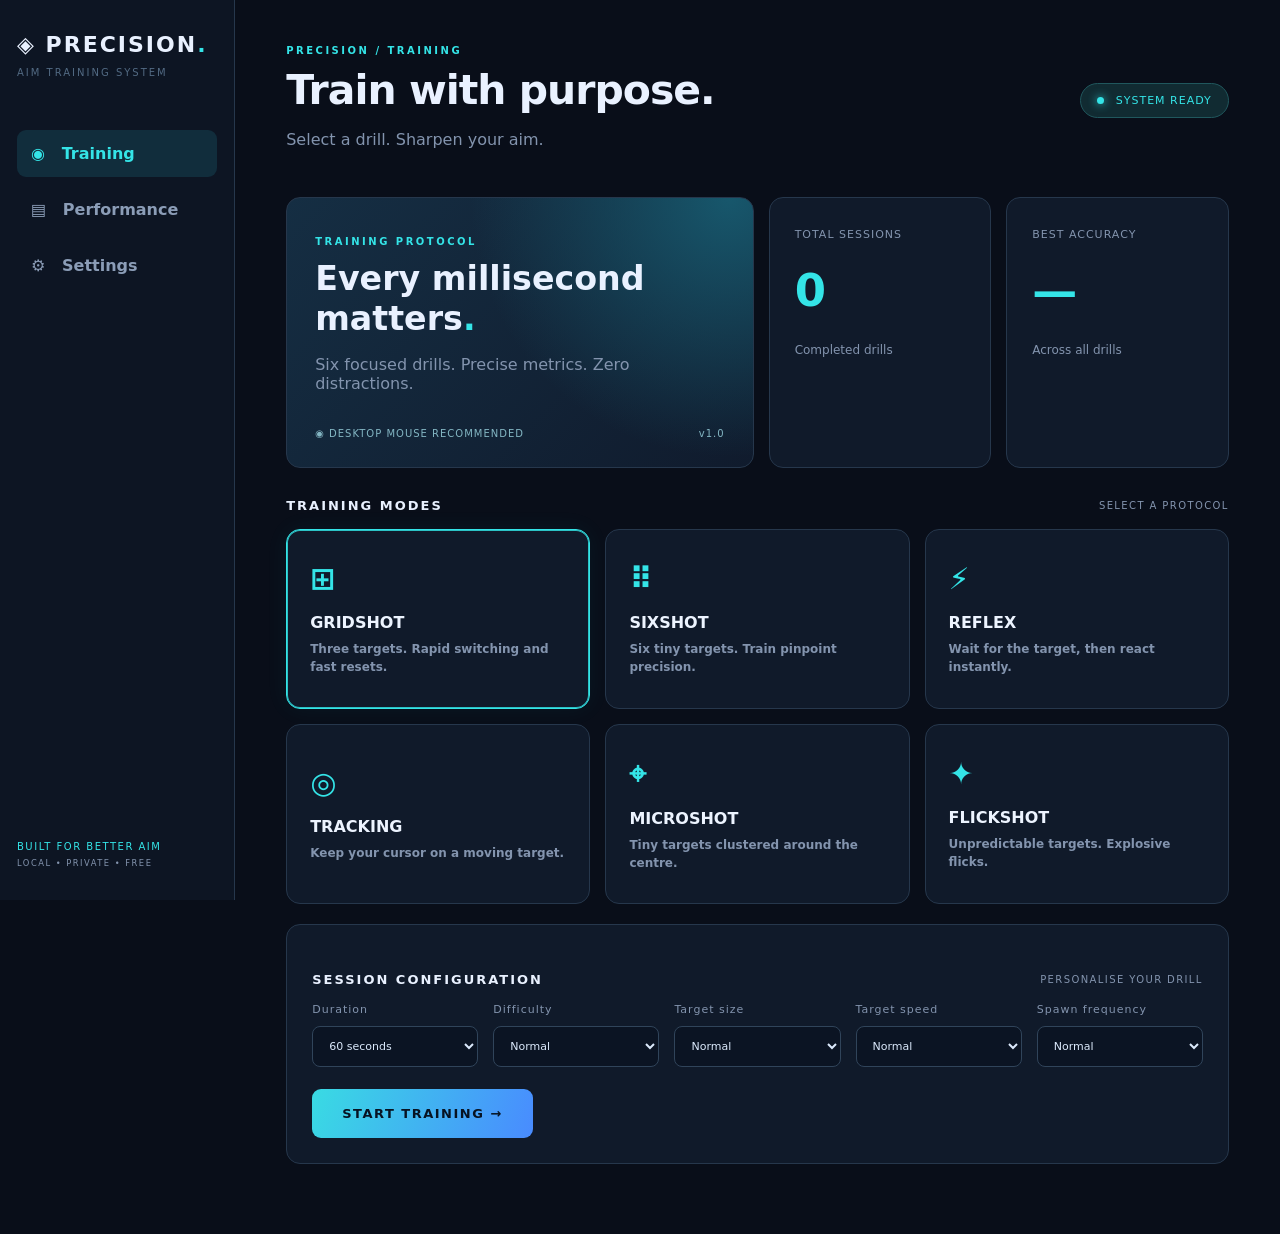
<file: aim-trainer/index.html>
<!doctype html><html lang="en"><head><meta charset="utf-8"><meta name="viewport" content="width=device-width,initial-scale=1"><meta name="theme-color" content="#080e1b"><title>PRECISION — Aim Trainer</title><link rel="stylesheet" href="style.css"></head><body><div class="app"><aside><div class="brand">◈ <b>PRECISION<span>.</span></b></div><p class="tag">AIM TRAINING SYSTEM</p><nav><button class="nav active" data-page="play">◉ &nbsp; Training</button><button class="nav" data-page="history">▤ &nbsp; Performance</button><button class="nav" data-page="settings">⚙ &nbsp; Settings</button></nav><div class="aside-foot">BUILT FOR BETTER AIM<br><small>LOCAL • PRIVATE • FREE</small></div></aside><main><header><div><p class="eyebrow">PRECISION / TRAINING</p><h1 id="title">Train with purpose.</h1><p id="subtitle">Select a drill. Sharpen your aim.</p></div><div class="header-pill"><span class="pulse"></span> SYSTEM READY</div></header><section id="play" class="page active"><div class="top-grid"><article class="featured"><p class="eyebrow">TRAINING PROTOCOL</p><h2>Every millisecond<br>matters<span>.</span></h2><p>Six focused drills. Precise metrics. Zero distractions.</p><div class="feature-bottom"><span>◉ DESKTOP MOUSE RECOMMENDED</span><span>v1.0</span></div></article><article class="mini-stat"><small>TOTAL SESSIONS</small><strong id="sessions">0</strong><span>Completed drills</span></article><article class="mini-stat"><small>BEST ACCURACY</small><strong id="best-accuracy">—</strong><span>Across all drills</span></article></div><div class="section-head"><h2>TRAINING MODES</h2><span>SELECT A PROTOCOL</span></div><div id="modes" class="modes"></div><div class="config panel"><div class="section-head"><h2>SESSION CONFIGURATION</h2><span>PERSONALISE YOUR DRILL</span></div><div class="config-grid"><label>Duration<select id="duration"><option value="15">15 seconds</option><option value="30">30 seconds</option><option value="60" selected>60 seconds</option><option value="120">120 seconds</option></select></label><label>Difficulty<select id="difficulty"><option value="easy">Easy</option><option value="normal" selected>Normal</option><option value="hard">Hard</option></select></label><label>Target size<select id="size"><option value="small">Small</option><option value="normal" selected>Normal</option><option value="large">Large</option></select></label><label>Target speed<select id="speed"><option value="slow">Slow</option><option value="normal" selected>Normal</option><option value="fast">Fast</option></select></label><label>Spawn frequency<select id="spawn"><option value="slow">Slow</option><option value="normal" selected>Normal</option><option value="fast">Fast</option></select></label></div><button id="start" class="primary large">START TRAINING →</button></div></section><section id="history" class="page"><div class="panel"><div class="section-head"><h2>PERFORMANCE TREND</h2><span>LAST 20 SESSIONS</span></div><canvas id="trend" width="960" height="260" aria-label="Performance trend chart" role="img"></canvas><div class="chart-key">● Score trend</div></div><div class="panel"><div class="section-head"><h2>PERSONAL BESTS</h2><span>BY MODE</span></div><div id="bests"></div></div><div class="panel"><div class="section-head"><h2>SESSION HISTORY</h2><button id="clear-history" class="ghost">Clear history</button></div><div id="history-list"></div></div></section><section id="settings" class="page"><div class="panel"><h2>YOUR SETUP</h2><div class="settings-grid"><label>Crosshair shape<select id="crosshair"><option value="cross">Cross</option><option value="dot">Dot</option><option value="circle">Circle</option></select></label><label>Crosshair colour<input id="crosshair-color" type="color" value="#ffffff"></label><label>Crosshair size<input id="crosshair-size" type="range" min="6" max="32" value="16"></label><label>Mouse sensitivity (pointer-lock mode)<input id="sensitivity" type="range" min="20" max="200" value="100"></label><label class="check"><input type="checkbox" id="sound" checked> Hit sounds</label><label class="check"><input type="checkbox" id="music"> Ambient audio</label><label class="check"><input type="checkbox" id="effects" checked> Hit effects</label><label class="check"><input type="checkbox" id="pointerlock"> Relative mouse / pointer lock</label></div><p class="note">Sensitivity only scales relative mouse movement in pointer-lock mode. Browsers cannot change your hardware DPI or operating-system sensitivity. For native cursor mode, sensitivity is controlled by your system.</p></div></section></main></div>
<div id="game" class="hidden"><div class="hud"><div class="hud-logo">◈ PRECISION</div><div class="hud-stat"><small>TIME</small><b id="hud-time">60.0</b></div><div class="hud-stat"><small>SCORE</small><b id="hud-score">0</b></div><div class="hud-stat"><small>ACCURACY</small><b id="hud-accuracy">100%</b></div><div class="hud-stat"><small>HITS / MISSES</small><b id="hud-hits">0 / 0</b></div><div class="hud-stat"><small>CPS</small><b id="hud-cps">0.0</b></div><div class="hud-stat"><small>AVG REACTION</small><b id="hud-reaction">—</b></div><button id="pause" class="ghost">Pause [P]</button><button id="quit" class="ghost">Exit [Esc]</button></div><div id="arena" tabindex="0" role="application" aria-label="Aim training arena"><canvas id="arena-canvas"></canvas><div id="countdown" class="overlay hidden"></div><div id="pause-overlay" class="overlay hidden"><h2>PAUSED</h2><p>Press P or Resume to continue</p><button id="resume" class="primary">RESUME</button><button id="restart-pause" class="ghost">RESTART</button></div><div id="results" class="overlay hidden"><div class="result-card"><p class="eyebrow">SESSION COMPLETE</p><h2 id="result-title">GOOD WORK.</h2><div id="result-grid" class="result-grid"></div><p id="result-best" class="best-banner"></p><div class="result-actions"><button id="again" class="primary">TRAIN AGAIN</button><button id="back" class="ghost">BACK TO MENU</button></div></div></div><div id="cross" aria-hidden="true"></div></div><div class="arena-footer"><span id="mode-label">GRIDSHOT</span><span>LEFT CLICK TO HIT • P TO PAUSE • ESC TO EXIT</span><button id="fullscreen" class="ghost">⛶ Fullscreen</button></div></div><div id="toast" role="status" aria-live="polite"></div><script src="script.js"></script></body></html>
</file>
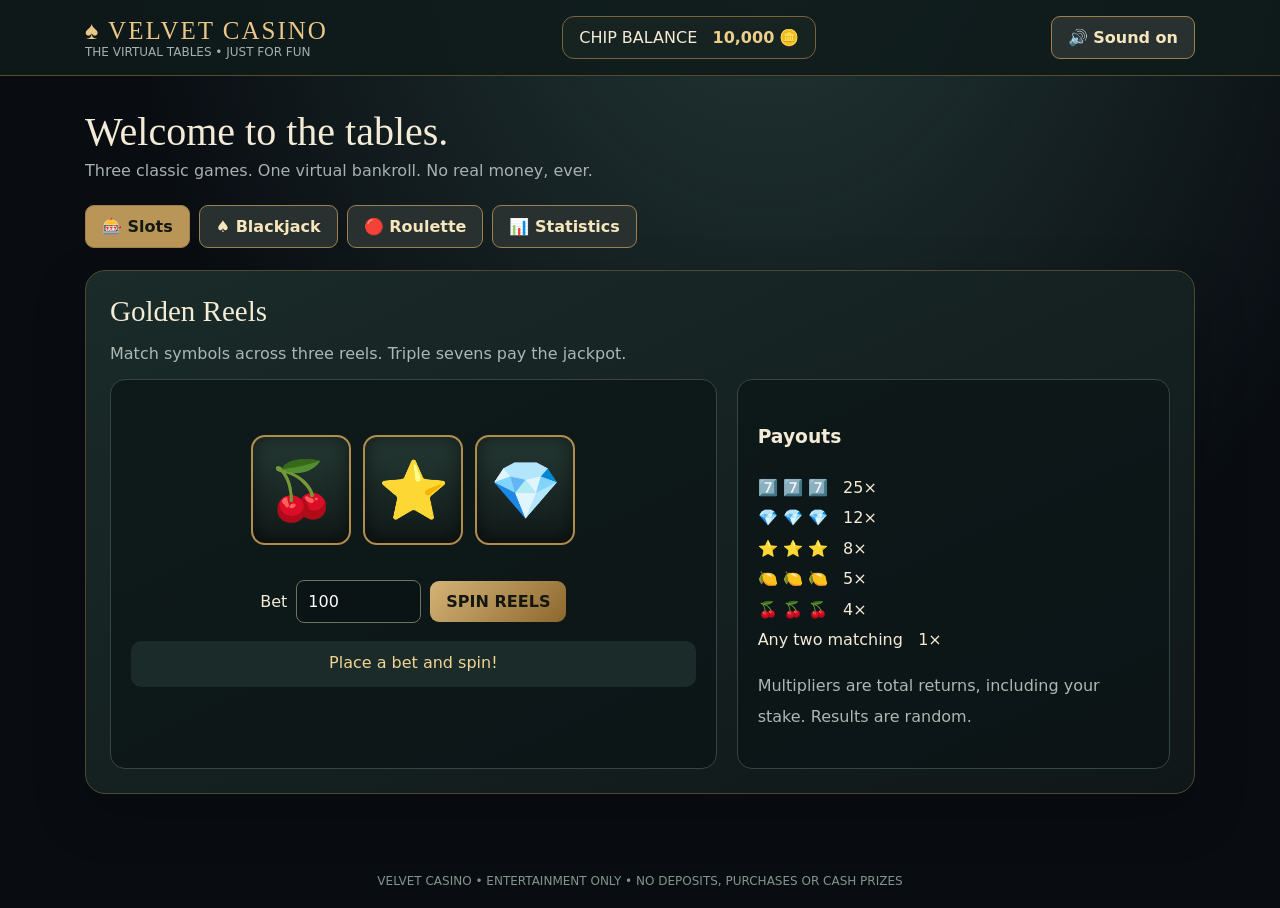
<file: casino-simulator/index.html>
<!doctype html>
<html lang="en"><head><meta charset="utf-8"><meta name="viewport" content="width=device-width,initial-scale=1"><title>Velvet Casino | Virtual Arcade</title>
<style>
:root{font-family:Inter,system-ui,Arial,sans-serif;color:#f4ebd6;background:#090d12}*{box-sizing:border-box}body{margin:0;background:radial-gradient(ellipse at 60% -20%,#253b39,transparent 60%),#090d12;min-height:100vh}button,input{font:inherit}button{cursor:pointer;border:1px solid #9c8150;background:#28312f;color:#f6e6bd;border-radius:9px;padding:11px 16px;font-weight:700}button:hover:not(:disabled){background:#465149}button:disabled{opacity:.4;cursor:not-allowed}.primary{background:linear-gradient(135deg,#d5b477,#8d672e);color:#141611;border:0}.primary:hover:not(:disabled){filter:brightness(1.12)}header{border-bottom:1px solid #564b30;background:#101b1bdc;position:sticky;top:0;z-index:3}.bar{max-width:1150px;margin:auto;padding:16px 20px;display:flex;justify-content:space-between;align-items:center;gap:12px;flex-wrap:wrap}.brand{font-family:Georgia,serif;font-size:25px;letter-spacing:2px;color:#eac887}.sub{color:#a6b0aa;font-size:12px}.balance{background:#172321;padding:11px 16px;border:1px solid #75643d;border-radius:12px}.balance strong{color:#eecf8a}main{max-width:1150px;margin:auto;padding:24px 20px 60px}.hero{margin:8px 0 25px}.hero h1{font:normal 40px Georgia,serif;margin:0 0 6px}.hero p{color:#a8b1ae;margin:0}.tabs{display:flex;flex-wrap:wrap;gap:9px;margin-bottom:22px}.tabs button.active{background:#b99658;color:#121914}.panel{display:none;background:linear-gradient(155deg,#1a2b29,#101719);border:1px solid #51492f;border-radius:20px;padding:24px;box-shadow:0 20px 50px #0004}.panel.active{display:block}.panel h2{font:normal 29px Georgia,serif;margin:0 0 8px}.muted{color:#acb8b1}.layout{display:grid;grid-template-columns:1.4fr 1fr;gap:20px}.surface{background:#0a1315a8;border:1px solid #354642;border-radius:15px;padding:20px}.center{text-align:center}.reels{display:flex;justify-content:center;gap:12px;margin:35px 0}.reel{display:grid;place-items:center;width:100px;height:110px;border:2px solid #b18d4c;border-radius:14px;background:linear-gradient(#263a35,#101918);font-size:57px;box-shadow:inset 0 0 20px #0008}.reel.spin{animation:wobble .12s infinite alternate}@keyframes wobble{to{transform:translateY(6px);filter:blur(2px)}}.controls{display:flex;gap:9px;align-items:center;flex-wrap:wrap;margin:18px 0}input[type=number]{width:125px;max-width:100%;padding:11px;border-radius:8px;background:#0a1415;border:1px solid #6c755d;color:white}.message{min-height:46px;padding:12px;background:#1b2b2a;border-radius:10px;color:#f1d492;margin-top:16px}.paytable{line-height:1.9}.cards{display:flex;gap:8px;flex-wrap:wrap;min-height:125px;align-items:center;justify-content:center}.card{background:#f7f1df;color:#18201f;width:74px;height:106px;border-radius:9px;padding:10px;display:flex;flex-direction:column;justify-content:space-between;font-weight:800;box-shadow:0 5px 15px #0006;font-size:22px}.card.red{color:#b62831}.card small{text-align:right}.hand{margin:20px 0}.hand h3{margin:0 0 12px}.roulette-wheel{margin:20px auto;width:220px;height:220px;border-radius:50%;border:10px solid #a88a50;background:conic-gradient(#ba2635 0 18deg,#121818 18deg 36deg,#ba2635 36deg 54deg,#121818 54deg 72deg,#ba2635 72deg 90deg,#121818 90deg 108deg,#ba2635 108deg 126deg,#121818 126deg 144deg,#ba2635 144deg 162deg,#121818 162deg 180deg,#ba2635 180deg 198deg,#121818 198deg 216deg,#ba2635 216deg 234deg,#121818 234deg 252deg,#ba2635 252deg 270deg,#121818 270deg 288deg,#ba2635 288deg 306deg,#121818 306deg 324deg,#ba2635 324deg 342deg,#14694d 342deg 360deg);display:grid;place-items:center;transition:transform 2.2s cubic-bezier(.14,.75,.25,1)}.roulette-wheel span{background:#101c1b;border:4px solid #ddbd79;border-radius:50%;height:90px;width:90px;display:grid;place-items:center;font-size:36px;font-weight:800}.bet-options{display:flex;gap:8px;flex-wrap:wrap}.bet-options button.selected{background:#b99b62;color:#101918}.stats{display:grid;grid-template-columns:repeat(4,1fr);gap:12px;margin-top:22px}.stat{background:#172521;border:1px solid #3b4e43;border-radius:12px;padding:16px}.stat strong{display:block;color:#f2d494;font-size:22px}.stat span{color:#a9b7af;font-size:12px}footer{color:#84948c;text-align:center;padding:20px;font-size:12px}@media(max-width:700px){.layout{grid-template-columns:1fr}.hero h1{font-size:31px}.panel{padding:15px}.reel{width:78px;height:91px;font-size:43px}.stats{grid-template-columns:repeat(2,1fr)}.card{width:60px;height:90px}}
</style></head><body>
<header><div class="bar"><div><div class="brand">♠ VELVET CASINO</div><div class="sub">THE VIRTUAL TABLES • JUST FOR FUN</div></div><div class="balance">CHIP BALANCE &nbsp; <strong id="balance">10,000</strong> 🪙</div><button id="mute" aria-pressed="false">🔊 Sound on</button></div></header>
<main><section class="hero"><h1>Welcome to the tables.</h1><p>Three classic games. One virtual bankroll. No real money, ever.</p></section>
<nav class="tabs" aria-label="Games"><button class="active" data-tab="slots">🎰 Slots</button><button data-tab="blackjack">♠ Blackjack</button><button data-tab="roulette">🔴 Roulette</button><button data-tab="statistics">📊 Statistics</button></nav>
<section class="panel active" id="slots"><h2>Golden Reels</h2><p class="muted">Match symbols across three reels. Triple sevens pay the jackpot.</p><div class="layout"><div class="surface center"><div class="reels"><div class="reel">🍒</div><div class="reel">⭐</div><div class="reel">💎</div></div><div class="controls" style="justify-content:center"><label for="slot-bet">Bet</label><input id="slot-bet" type="number" min="1" step="1" value="100"><button class="primary" id="spin">SPIN REELS</button></div><div class="message" id="slot-msg" role="status">Place a bet and spin!</div></div><aside class="surface paytable"><h3>Payouts</h3><div>7️⃣ 7️⃣ 7️⃣ &nbsp; 25×</div><div>💎 💎 💎 &nbsp; 12×</div><div>⭐ ⭐ ⭐ &nbsp; 8×</div><div>🍋 🍋 🍋 &nbsp; 5×</div><div>🍒 🍒 🍒 &nbsp; 4×</div><div>Any two matching &nbsp; 1×</div><p class="muted">Multipliers are total returns, including your stake. Results are random.</p></aside></div></section>
<section class="panel" id="blackjack"><h2>Blackjack 21</h2><p class="muted">Beat the dealer without going over 21. Dealer stands on 17. Blackjack pays 3:2.</p><div class="surface"><div class="hand center"><h3>Dealer <span id="dealer-total"></span></h3><div class="cards" id="dealer-cards"></div></div><div class="hand center"><h3>You <span id="player-total"></span></h3><div class="cards" id="player-cards"></div></div><div class="controls" style="justify-content:center"><label for="bj-bet">Bet</label><input id="bj-bet" type="number" min="2" step="2" value="100"><button class="primary" id="deal">DEAL</button><button id="hit" disabled>HIT</button><button id="stand" disabled>STAND</button><button id="double" disabled>DOUBLE DOWN</button></div><div class="message center" id="bj-msg" role="status">Place a bet to deal a hand. Bets must be even for exact blackjack payouts.</div></div></section>
<section class="panel" id="roulette"><h2>European Roulette</h2><p class="muted">One zero, 37 pockets. Pick a colour, parity, range or exact number.</p><div class="layout"><div class="surface center"><div class="roulette-wheel" id="wheel"><span id="result-number">?</span></div><div class="message" id="roulette-msg" role="status">Place your bet and spin the wheel.</div></div><div class="surface"><h3>Choose your bet</h3><div class="bet-options" id="bet-options"><button data-choice="red" class="selected">🔴 Red</button><button data-choice="black">⚫ Black</button><button data-choice="even">Even</button><button data-choice="odd">Odd</button><button data-choice="low">1–18</button><button data-choice="high">19–36</button><button data-choice="number">Exact number</button></div><div class="controls"><label for="exact-number">Number</label><input id="exact-number" type="number" min="0" max="36" value="7" disabled></div><div class="controls"><label for="roulette-bet">Bet</label><input id="roulette-bet" type="number" min="1" step="1" value="100"><button class="primary" id="roulette-spin">SPIN WHEEL</button></div><p class="muted">Red/black, even/odd and high/low pay 1:1. Exact number pays 35:1. Zero loses all outside bets.</p></div></div></section>
<section class="panel" id="statistics"><h2>Your Casino Stats</h2><p class="muted">Saved only in this browser. Clearing site data will erase progress.</p><div class="stats" id="stats"></div><div class="controls"><button id="reset" style="border-color:#ae5960">Reset all chips and stats</button></div><div class="message">Starting balance: 10,000 virtual chips. This game never accepts real money.</div></section>
</main><footer>VELVET CASINO • ENTERTAINMENT ONLY • NO DEPOSITS, PURCHASES OR CASH PRIZES</footer>
<script>
(()=>{'use strict';
const KEY='velvet-casino-v1',START=10000;
const fresh=()=>({balance:START,rounds:0,wins:0,losses:0,pushes:0,highest:START,staked:0,returned:0});
let state;try{state={...fresh(),...JSON.parse(localStorage.getItem(KEY)||'{}')};if(!Number.isSafeInteger(state.balance)||state.balance<0)throw Error('bad save')}catch{state=fresh()}
const $=id=>document.getElementById(id),fmt=n=>n.toLocaleString('en-GB');
const save=()=>{try{localStorage.setItem(KEY,JSON.stringify(state))}catch{}};
const update=()=>{$('balance').textContent=fmt(state.balance);$('stats').innerHTML=[['Balance',state.balance],['Rounds',state.rounds],['Wins',state.wins],['Losses',state.losses],['Pushes',state.pushes],['Highest balance',state.highest],['Total staked',state.staked],['Total returned',state.returned]].map(([k,v])=>'<div class="stat"><strong>'+fmt(v)+'</strong><span>'+k+'</span></div>').join('');save()};
const msg=(id,s)=>$(id).textContent=s;
const getBet=(id,even=false)=>{const raw=$(id).value,n=Number(raw);if(!raw.trim()||!Number.isSafeInteger(n)||n<1||(even&&(n<2||n%2))||n>state.balance){alert('Enter a valid '+(even?'positive even ':'')+'whole-chip bet within your balance.');return null}return n};
const debit=n=>{state.balance-=n;state.staked+=n;update()};
const settle=(stake,payout)=>{state.balance+=payout;state.returned+=payout;state.rounds++;if(payout>stake)state.wins++;else if(payout===stake)state.pushes++;else state.losses++;state.highest=Math.max(state.highest,state.balance);update();tone(payout>stake?660:230)};
let muted=false,audio;function tone(freq){if(muted)return;try{audio??=new (window.AudioContext||window.webkitAudioContext)();const o=audio.createOscillator(),g=audio.createGain();o.type='sine';o.frequency.value=freq;g.gain.setValueAtTime(.035,audio.currentTime);g.gain.exponentialRampToValueAtTime(.001,audio.currentTime+.15);o.connect(g).connect(audio.destination);o.start();o.stop(audio.currentTime+.15)}catch{}}
$('mute').onclick=()=>{muted=!muted;$('mute').textContent=muted?'🔇 Sound off':'🔊 Sound on';$('mute').setAttribute('aria-pressed',String(muted))};
document.querySelectorAll('[data-tab]').forEach(b=>b.onclick=()=>{document.querySelectorAll('[data-tab]').forEach(x=>x.classList.toggle('active',x===b));document.querySelectorAll('.panel').forEach(p=>p.classList.toggle('active',p.id===b.dataset.tab))});
const rand=n=>{if(window.crypto?.getRandomValues){const a=new Uint32Array(1),limit=Math.floor(4294967296/n)*n;do{crypto.getRandomValues(a)}while(a[0]>=limit);return a[0]%n}return Math.floor(Math.random()*n)};
const symbols=['🍒','🍋','⭐','💎','7️⃣'],weights=[35,27,20,13,5];function symbol(){let x=rand(100);for(let i=0;i<weights.length;i++){x-=weights[i];if(x<0)return i}return 0}
let slotBusy=false;$('spin').onclick=()=>{if(slotBusy)return;const bet=getBet('slot-bet');if(bet===null)return;slotBusy=true;debit(bet);$('spin').disabled=true;msg('slot-msg','Spinning...');const reels=[...document.querySelectorAll('.reel')];reels.forEach(r=>r.classList.add('spin'));let ticks=0;const anim=setInterval(()=>{reels.forEach(r=>r.textContent=symbols[symbol()]);if(++ticks>=13){clearInterval(anim);const a=[symbol(),symbol(),symbol()];reels.forEach((r,i)=>{r.classList.remove('spin');r.textContent=symbols[a[i]]});let mult=0;if(a.every(v=>v===a[0]))mult=[4,5,8,12,25][a[0]];else if(new Set(a).size===2)mult=1;const payout=bet*mult;settle(bet,payout);msg('slot-msg',mult>1?'WIN! '+fmt(payout)+' chips ('+mult+'×)':mult===1?'Two matching symbols. Your bet is returned.':'No match. Try again!');slotBusy=false;$('spin').disabled=false}},85)};
const suits=['♠','♥','♦','♣'],ranks=['A','2','3','4','5','6','7','8','9','10','J','Q','K'];let deck=[],player=[],dealer=[],bjActive=false,bjStake=0,bjNatural=false;
function newDeck(){deck=[];for(const s of suits)for(const r of ranks)deck.push({s,r});for(let i=deck.length-1;i>0;i--){const j=rand(i+1);[deck[i],deck[j]]=[deck[j],deck[i]]}}
function score(cards){let sum=0,aces=0;for(const c of cards){if(c.r==='A'){sum+=11;aces++}else sum+=['J','Q','K'].includes(c.r)?10:Number(c.r)}while(sum>21&&aces){sum-=10;aces--}return sum}
function cardHTML(c){return '<div class="card '+('♥♦'.includes(c.s)?'red':'')+'"><span>'+c.r+c.s+'</span><small>'+c.s+'</small></div>'}
function renderBJ(reveal=false){$('player-cards').innerHTML=player.map(cardHTML).join('');$('dealer-cards').innerHTML=dealer.map((c,i)=>i===1&&!reveal?'<div class="card" style="background:#29453d;color:#f0d395;display:grid;place-items:center">♠</div>':cardHTML(c)).join('');$('player-total').textContent='('+score(player)+')';$('dealer-total').textContent=reveal?'('+score(dealer)+')':'('+score([dealer[0]])+' + ?)' }
function bjButtons(){ $('deal').disabled=bjActive;$('hit').disabled=!bjActive;$('stand').disabled=!bjActive;$('double').disabled=!bjActive||player.length!==2||state.balance<bjStake}
function endBJ(result,detail){bjActive=false;renderBJ(true);let payout=0;if(result==='win')payout=bjStake*2;else if(result==='blackjack')payout=bjStake*5/2;else if(result==='push')payout=bjStake;settle(bjStake,payout);msg('bj-msg',detail+' '+(payout?'Returned '+fmt(payout)+' chips.':'Lost '+fmt(bjStake)+' chips.'));bjButtons()}
$('deal').onclick=()=>{if(bjActive)return;const bet=getBet('bj-bet',true);if(bet===null)return;bjStake=bet;debit(bet);newDeck();player=[deck.pop(),deck.pop()];dealer=[deck.pop(),deck.pop()];bjActive=true;bjNatural=score(player)===21;renderBJ();bjButtons();msg('bj-msg','Hit, stand or double down.');const dNat=score(dealer)===21;if(bjNatural||dNat){if(bjNatural&&dNat)endBJ('push','Both have blackjack. Push!');else if(bjNatural)endBJ('blackjack','Natural blackjack!');else endBJ('lose','Dealer has blackjack.')}};
$('hit').onclick=()=>{if(!bjActive)return;player.push(deck.pop());renderBJ();if(score(player)>21)endBJ('lose','Bust!');else if(score(player)===21)finishDealer()};
function finishDealer(){while(score(dealer)<17)dealer.push(deck.pop());const p=score(player),d=score(dealer);endBJ(d>21||p>d?'win':p===d?'push':'lose',d>21?'Dealer busts!':p>d?'You beat the dealer!':p===d?'Push!':'Dealer wins.')}
$('stand').onclick=()=>{if(bjActive)finishDealer()};
$('double').onclick=()=>{if(!bjActive||player.length!==2||state.balance<bjStake)return;const extra=bjStake;debit(extra);bjStake+=extra;player.push(deck.pop());renderBJ();if(score(player)>21)endBJ('lose','Doubled and busted!');else finishDealer()};
let choice='red',wheelAngle=0,rouletteBusy=false;const reds=new Set([1,3,5,7,9,12,14,16,18,19,21,23,25,27,30,32,34,36]);
document.querySelectorAll('[data-choice]').forEach(b=>b.onclick=()=>{choice=b.dataset.choice;document.querySelectorAll('[data-choice]').forEach(x=>x.classList.toggle('selected',x===b));$('exact-number').disabled=choice!=='number'});
$('roulette-spin').onclick=()=>{if(rouletteBusy)return;const bet=getBet('roulette-bet');if(bet===null)return;let exact=Number($('exact-number').value);if(choice==='number'&&(!$('exact-number').value.trim()||!Number.isInteger(exact)||exact<0||exact>36)){alert('Choose a whole number from 0 to 36.');return}debit(bet);rouletteBusy=true;$('roulette-spin').disabled=true;msg('roulette-msg','Wheel spinning...');const n=rand(37),red=reds.has(n),color=n===0?'green':red?'red':'black';wheelAngle+=1440+rand(360);$('wheel').style.transform='rotate('+wheelAngle+'deg)';setTimeout(()=>{const win=choice==='number'?n===exact:choice==='red'?red:choice==='black'?n!==0&&!red:choice==='even'?n!==0&&n%2===0:choice==='odd'?n%2===1:choice==='low'?n>=1&&n<=18:n>=19;const mult=win?(choice==='number'?36:2):0;const payout=bet*mult;$('result-number').textContent=n;settle(bet,payout);msg('roulette-msg',n+' '+color.toUpperCase()+' • '+(win?'You win '+fmt(payout)+' chips!':'No win this spin.'));rouletteBusy=false;$('roulette-spin').disabled=false},2250)};
$('reset').onclick=()=>{if(bjActive||slotBusy||rouletteBusy){alert('Finish your current round first.');return}if(confirm('Reset your virtual balance and all statistics?')){state=fresh();update();msg('slot-msg','Place a bet and spin!');msg('bj-msg','Place a bet to deal a hand.');msg('roulette-msg','Place your bet and spin the wheel.')}};
update();bjButtons();
})();
</script></body></html>
</file>
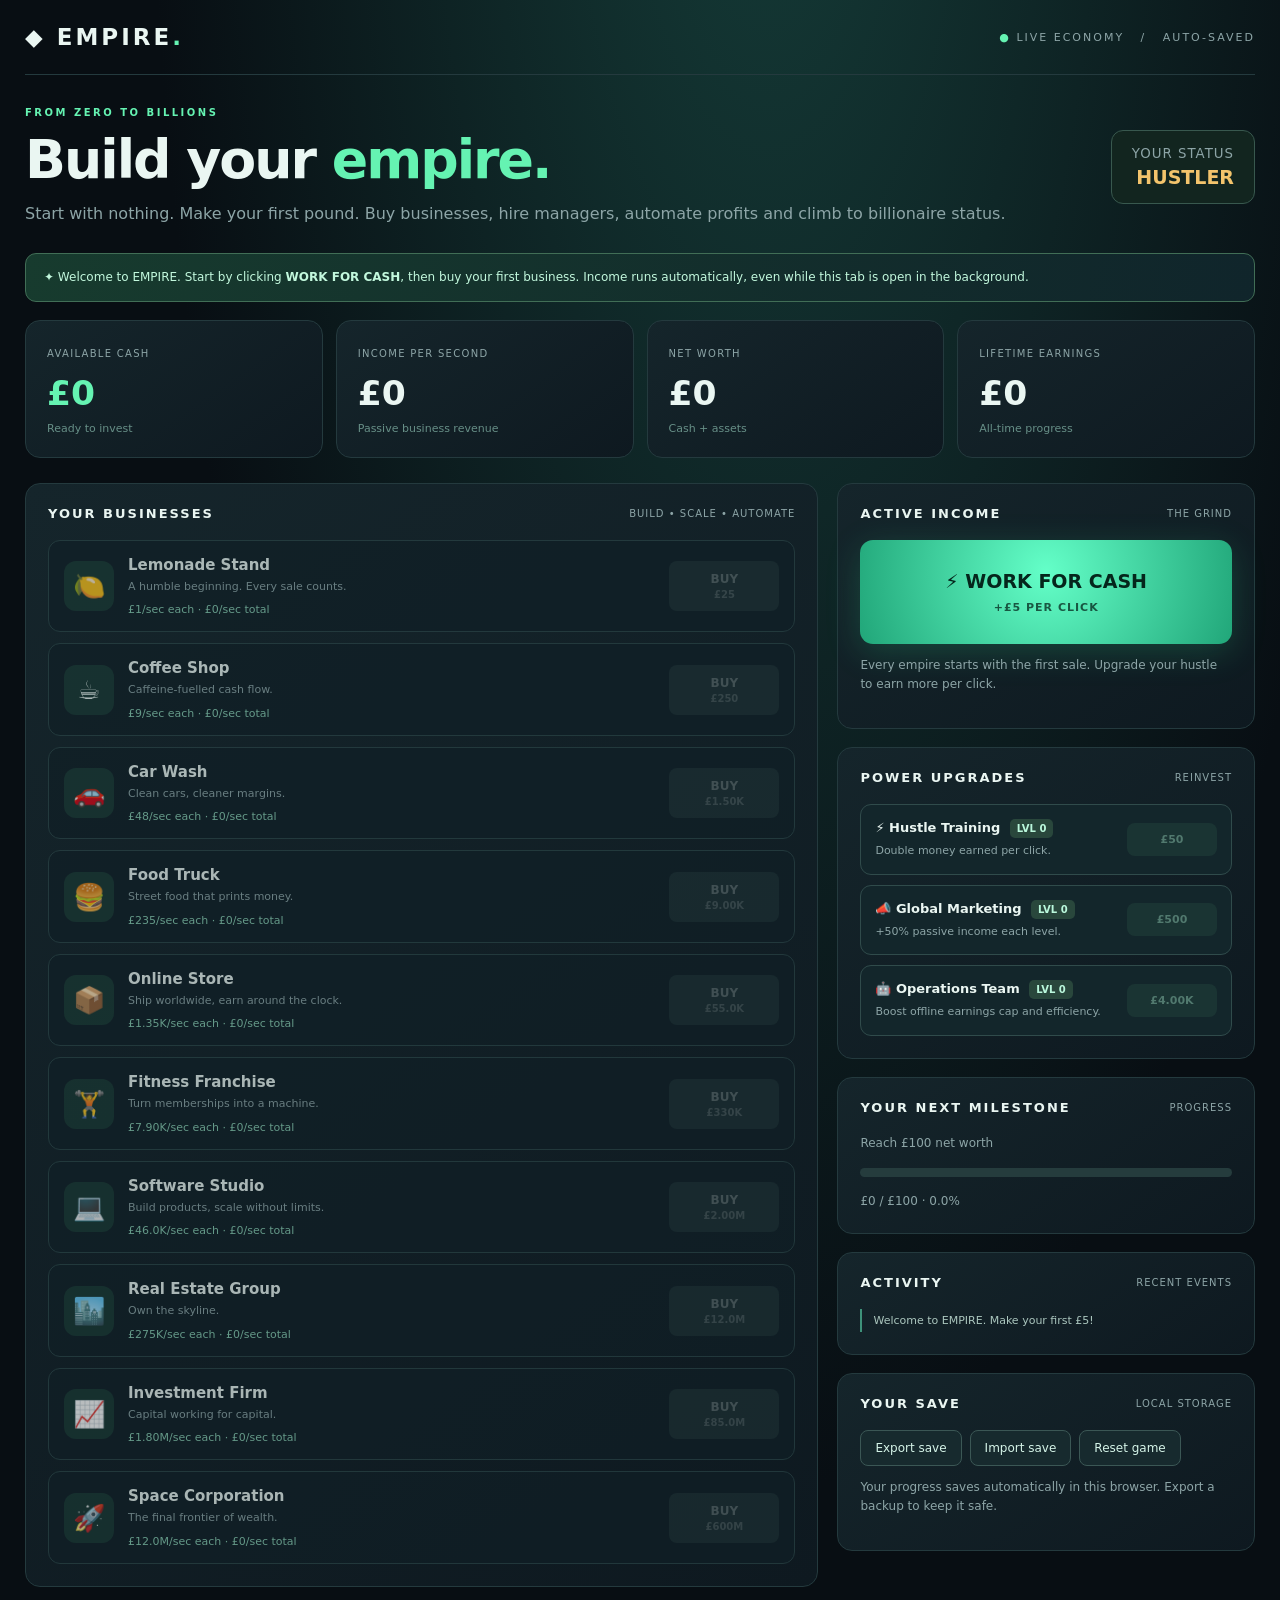
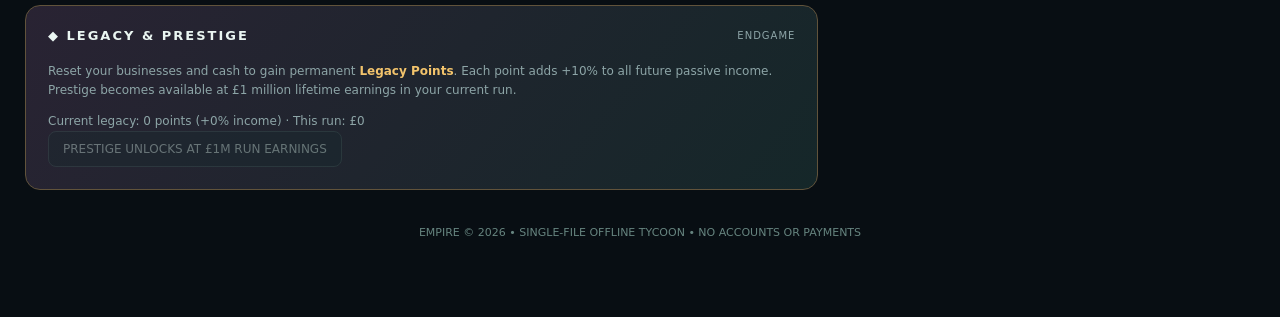
<file: empire-tycoon/index.html>
<!doctype html><html lang="en"><head><meta charset="utf-8"><meta name="viewport" content="width=device-width,initial-scale=1"><meta name="theme-color" content="#090f17"><title>EMPIRE — Build Your Fortune</title><style>
:root{font-family:Inter,ui-sans-serif,system-ui,-apple-system,Segoe UI,sans-serif;color:#eaf6f2;background:#080e13;--bg:#080e13;--panel:#111d24;--line:#243a3e;--green:#65f3b2;--muted:#8da5a7;--gold:#f3c46c}*{box-sizing:border-box}body{margin:0;background:radial-gradient(ellipse at 60% -15%,#153c38,#080e13 57%);min-height:100vh}button,input{font:inherit}button{cursor:pointer;border:0}button:disabled{opacity:.38;cursor:not-allowed}button:focus-visible,input:focus-visible{outline:2px solid var(--green);outline-offset:2px}.shell{max-width:1320px;margin:auto;padding:0 25px 60px}.top{display:flex;align-items:center;justify-content:space-between;padding:24px 0;border-bottom:1px solid var(--line);gap:12px}.logo{font-weight:900;font-size:23px;letter-spacing:3px}.logo span{color:var(--green)}.status{font-size:11px;letter-spacing:2px;color:var(--muted)}.status b{color:var(--green)}.hero{display:flex;justify-content:space-between;align-items:center;gap:18px;padding:32px 0 26px}.eyebrow{font-size:10px;letter-spacing:2.5px;color:var(--green);font-weight:800}.hero h1{font-size:clamp(30px,4.2vw,55px);letter-spacing:-2px;margin:10px 0}.hero h1 span{color:var(--green)}.hero p{color:var(--muted);line-height:1.6;margin:0}.rank{border:1px solid #38584e;border-radius:12px;padding:15px 20px;text-align:right;background:#12251f}.rank small{display:block;color:var(--muted);letter-spacing:1px}.rank strong{display:block;color:var(--gold);font-size:19px;margin-top:5px}.summary{display:grid;grid-template-columns:repeat(4,minmax(0,1fr));gap:13px;margin-bottom:25px}.card,.panel{background:linear-gradient(145deg,#15252b,#0e1920);border:1px solid var(--line);border-radius:15px}.card{padding:21px}.card small{font-size:10px;letter-spacing:1.3px;color:var(--muted)}.card strong{display:block;font-size:clamp(21px,2.7vw,35px);margin:12px 0 4px;font-variant-numeric:tabular-nums;overflow-wrap:anywhere}.card strong.green{color:var(--green)}.card span{color:#678f87;font-size:11px}.layout{display:grid;grid-template-columns:minmax(0,1.9fr) minmax(285px,1fr);gap:19px}.panel{padding:22px;margin-bottom:18px}.head{display:flex;justify-content:space-between;align-items:center;gap:12px;margin-bottom:19px}.head h2{font-size:13px;letter-spacing:2px;margin:0}.head span{font-size:10px;color:var(--muted);letter-spacing:1px}.business-list{display:grid;gap:11px}.business{border:1px solid #2a4446;background:#101f26;border-radius:12px;padding:15px;display:grid;grid-template-columns:52px minmax(0,1fr) auto;gap:12px;align-items:center}.business.locked{opacity:.7}.emoji{width:50px;height:50px;display:grid;place-items:center;border-radius:12px;background:#193833;font-size:26px}.business h3{margin:0 0 5px;font-size:15px}.business p{margin:0;color:var(--muted);font-size:11px;line-height:1.5}.business .meta{margin-top:8px;color:#88cdb2;font-size:11px}.buy{padding:11px 15px;border-radius:8px;background:#6af2b3;color:#06251b;font-weight:800;font-size:12px;min-width:110px}.buy small{display:block;font-size:10px;opacity:.7;margin-top:3px}.buy:disabled{background:#304a49;color:#c6d6d0}.side{display:grid;align-content:start;gap:0}.tap{width:100%;padding:30px 18px;border-radius:13px;background:radial-gradient(circle at 50% 30%,#64ffc8,#21a679);box-shadow:0 8px 35px #32ef9b30;color:#05261c;font-weight:900;font-size:19px;transition:transform .1s}.tap:active{transform:scale(.97)}.tap span{display:block;font-size:11px;margin-top:9px;letter-spacing:1px;opacity:.75}.upgrades{display:grid;gap:10px}.upgrade{background:#13262b;border:1px solid #304b4b;border-radius:11px;padding:14px;display:flex;justify-content:space-between;gap:12px;align-items:center}.upgrade h3{margin:0 0 5px;font-size:13px}.upgrade p{margin:0;color:var(--muted);font-size:11px;line-height:1.5}.upgrade button{padding:10px;border-radius:8px;background:#274c40;color:#b6ffdc;min-width:90px;font-size:11px;font-weight:800}.upgrade button:not(:disabled):hover{background:#37725a}.progress{height:9px;border-radius:20px;background:#253c3d;overflow:hidden;margin:15px 0}.progress>div{height:100%;width:0;background:linear-gradient(90deg,#50c993,#c7f7a1);transition:width .2s}.milestone{font-size:12px;color:var(--muted);line-height:1.6}.log{display:grid;gap:8px;max-height:180px;overflow:auto}.log div{border-left:2px solid #3e927a;padding:5px 11px;color:#abc6be;font-size:11px}.actions{display:flex;gap:8px;flex-wrap:wrap}.secondary{padding:10px 14px;border:1px solid #3b5755;background:#172a2e;color:#d5f4e8;border-radius:8px;font-size:12px}.secondary:hover{border-color:var(--green)}.footer{text-align:center;color:#66847f;font-size:11px;padding:18px}.toast{position:fixed;bottom:22px;right:22px;max-width:min(360px,90vw);background:#17493d;border:1px solid var(--green);padding:14px 18px;border-radius:11px;box-shadow:0 10px 50px #0008;z-index:10;display:none}.prestige{background:linear-gradient(130deg,#292333,#152729);border-color:#61533b}.prestige strong{color:var(--gold)}.tag{display:inline-block;padding:4px 7px;background:#29473c;border-radius:5px;font-size:10px;color:#baf8dc;margin-left:5px}.banner{border:1px solid #416e56;background:linear-gradient(100deg,#173b2e,#10252b);padding:14px 18px;border-radius:11px;margin-bottom:18px;color:#c2f8dd;font-size:12px;line-height:1.6}.hide{display:none!important}@media(max-width:850px){.layout{grid-template-columns:1fr}.summary{grid-template-columns:repeat(2,1fr)}.hero{align-items:flex-start}.rank{min-width:130px}}@media(max-width:500px){.shell{padding:0 12px 40px}.hero{display:block}.rank{text-align:left;margin-top:18px}.business{grid-template-columns:42px minmax(0,1fr);gap:9px}.emoji{width:42px;height:42px}.business .buy{grid-column:2;width:100%}.card{padding:14px}.top .status{font-size:9px}}
</style></head><body><div class="shell"><header class="top"><div class="logo">◆ EMPIRE<span>.</span></div><div class="status"><b>●</b> LIVE ECONOMY &nbsp; / &nbsp; AUTO-SAVED</div></header><section class="hero"><div><div class="eyebrow">FROM ZERO TO BILLIONS</div><h1>Build your <span>empire.</span></h1><p>Start with nothing. Make your first pound. Buy businesses, hire managers, automate profits and climb to billionaire status.</p></div><div class="rank"><small>YOUR STATUS</small><strong id="rank">HUSTLER</strong></div></section><div id="welcome" class="banner">✦ Welcome to EMPIRE. Start by clicking <b>WORK FOR CASH</b>, then buy your first business. Income runs automatically, even while this tab is open in the background.</div><section class="summary"><div class="card"><small>AVAILABLE CASH</small><strong class="green" id="cash">£0</strong><span>Ready to invest</span></div><div class="card"><small>INCOME PER SECOND</small><strong id="ips">£0</strong><span>Passive business revenue</span></div><div class="card"><small>NET WORTH</small><strong id="worth">£0</strong><span>Cash + assets</span></div><div class="card"><small>LIFETIME EARNINGS</small><strong id="lifetime">£0</strong><span>All-time progress</span></div></section><div class="layout"><div><section class="panel"><div class="head"><h2>YOUR BUSINESSES</h2><span>BUILD • SCALE • AUTOMATE</span></div><div id="businesses" class="business-list"></div></section><section class="panel prestige"><div class="head"><h2>◆ LEGACY & PRESTIGE</h2><span>ENDGAME</span></div><p class="milestone">Reset your businesses and cash to gain permanent <strong>Legacy Points</strong>. Each point adds +10% to all future passive income. Prestige becomes available at £1 million lifetime earnings in your current run.</p><div id="prestige-info" class="milestone"></div><button id="prestige" class="secondary" disabled>PRESTIGE — LOCKED</button></section></div><aside class="side"><section class="panel"><div class="head"><h2>ACTIVE INCOME</h2><span>THE GRIND</span></div><button id="work" class="tap">⚡ WORK FOR CASH <span id="tap-label">+£5 PER CLICK</span></button><p class="milestone">Every empire starts with the first sale. Upgrade your hustle to earn more per click.</p></section><section class="panel"><div class="head"><h2>POWER UPGRADES</h2><span>REINVEST</span></div><div id="upgrades" class="upgrades"></div></section><section class="panel"><div class="head"><h2>YOUR NEXT MILESTONE</h2><span>PROGRESS</span></div><div id="milestone-text" class="milestone"></div><div class="progress"><div id="progress-bar"></div></div><div id="milestone-sub" class="milestone"></div></section><section class="panel"><div class="head"><h2>ACTIVITY</h2><span>RECENT EVENTS</span></div><div id="log" class="log"></div></section><section class="panel"><div class="head"><h2>YOUR SAVE</h2><span>LOCAL STORAGE</span></div><div class="actions"><button id="export" class="secondary">Export save</button><button id="import" class="secondary">Import save</button><button id="reset" class="secondary">Reset game</button><input id="import-file" type="file" accept=".json,application/json" hidden></div><p class="milestone">Your progress saves automatically in this browser. Export a backup to keep it safe.</p></section></aside></div><div class="footer">EMPIRE © 2026 • SINGLE-FILE OFFLINE TYCOON • NO ACCOUNTS OR PAYMENTS</div></div><div class="toast" id="toast" role="status" aria-live="polite"></div><script>
(()=>{'use strict';
const $=id=>document.getElementById(id),K='empire-tycoon-v1',businesses=[{name:'Lemonade Stand',icon:'🍋',base:25,rate:1,desc:'A humble beginning. Every sale counts.'},{name:'Coffee Shop',icon:'☕',base:250,rate:9,desc:'Caffeine-fuelled cash flow.'},{name:'Car Wash',icon:'🚗',base:1500,rate:48,desc:'Clean cars, cleaner margins.'},{name:'Food Truck',icon:'🍔',base:9000,rate:235,desc:'Street food that prints money.'},{name:'Online Store',icon:'📦',base:55000,rate:1350,desc:'Ship worldwide, earn around the clock.'},{name:'Fitness Franchise',icon:'🏋️',base:330000,rate:7900,desc:'Turn memberships into a machine.'},{name:'Software Studio',icon:'💻',base:2000000,rate:46000,desc:'Build products, scale without limits.'},{name:'Real Estate Group',icon:'🏙️',base:12000000,rate:275000,desc:'Own the skyline.'},{name:'Investment Firm',icon:'📈',base:85000000,rate:1800000,desc:'Capital working for capital.'},{name:'Space Corporation',icon:'🚀',base:600000000,rate:12000000,desc:'The final frontier of wealth.'}];
const defaults=()=>({cash:0,lifetime:0,runEarned:0,owned:businesses.map(()=>0),upgrades:{click:0,marketing:0,automation:0},legacy:0,prestiges:0,lastSaved:Date.now(),log:['Welcome to EMPIRE. Make your first £5!']});
let state;try{state={...defaults(),...JSON.parse(localStorage.getItem(K)||'null')}}catch{state=defaults()}if(!Array.isArray(state.owned)||state.owned.length!==businesses.length||!state.upgrades||!Number.isFinite(state.cash))state=defaults();state.cash=Math.max(0,state.cash);state.legacy=Math.max(0,Math.floor(state.legacy||0));state.prestiges=Math.max(0,Math.floor(state.prestiges||0));state.log=Array.isArray(state.log)?state.log.slice(0,10):[];const max=1e100;const safe=n=>Number.isFinite(n)?Math.min(max,Math.max(0,n)):0;const money=n=>{n=safe(n);if(n<1000)return '£'+n.toLocaleString('en-GB',{maximumFractionDigits:n<100?2:0});const units=['K','M','B','T','Qa','Qi','Sx','Sp','Oc','No','Dc'];let i=-1;while(n>=1000&&i<units.length-1){n/=1000;i++}return '£'+n.toFixed(n<10?2:n<100?1:0)+units[i]};const number=n=>Math.max(0,Math.floor(n)).toLocaleString('en-GB');const cost=(b,n)=>Math.ceil(b.base*Math.pow(1.17,n));const upgradeCost=(id,n)=>Math.ceil(({click:50,marketing:500,automation:4000})[id]*Math.pow(({click:1.9,marketing:2.5,automation:3.2})[id],n));const multiplier=()=>Math.pow(1.5,state.upgrades.marketing)*(1+.1*state.legacy);const income=()=>businesses.reduce((a,b,i)=>a+b.rate*state.owned[i],0)*multiplier();const clickPower=()=>5*Math.pow(2,state.upgrades.click);const worth=()=>state.cash+businesses.reduce((a,b,i)=>{const n=state.owned[i],sum=b.base*(Math.pow(1.17,n)-1)/.17;return a+safe(sum)},0);let last=Date.now(),lastRender=0,lastSave=0,toastTimeout;function notice(s){$('toast').textContent=s;$('toast').style.display='block';clearTimeout(toastTimeout);toastTimeout=setTimeout(()=>$('toast').style.display='none',2500)}function log(s){state.log.unshift(s);state.log=state.log.slice(0,9)}function earn(n){n=safe(n);state.cash=safe(state.cash+n);state.lifetime=safe(state.lifetime+n);state.runEarned=safe(state.runEarned+n)}function save(){state.lastSaved=Date.now();try{localStorage.setItem(K,JSON.stringify(state))}catch{notice('Local storage unavailable: export your save instead')}}function restoreOffline(){const elapsed=Math.min((8+state.upgrades.automation*2)*3600,Math.max(0,(Date.now()-(state.lastSaved||Date.now()))/1000));const earned=income()*elapsed*Math.min(.95,.35+state.upgrades.automation*.1);if(earned>=.01){earn(earned);log('Offline income: '+money(earned)+' ('+Math.floor(elapsed/60)+'m away)');notice('Welcome back! +'+money(earned)+' offline earnings')}save()}restoreOffline();
function canAfford(n){return state.cash+1e-8>=n}function spend(n){if(!canAfford(n))return false;state.cash=safe(state.cash-n);return true}
function buyBusiness(i){const b=businesses[i],price=cost(b,state.owned[i]);if(!spend(price)){notice('Not enough cash yet');return}state.owned[i]++;log('Bought '+b.name+' #'+state.owned[i]+' for '+money(price));save();render(true)}
function buyUpgrade(id){const lvl=state.upgrades[id],price=upgradeCost(id,lvl);if(!spend(price)){notice('Earn more cash first');return}state.upgrades[id]++;log('Upgraded '+({click:'Hustle',marketing:'Marketing',automation:'Operations'})[id]+' to level '+(lvl+1));save();render(true)}
function render(force=false){const now=Date.now();if(!force&&now-lastRender<120)return;lastRender=now;$('cash').textContent=money(state.cash);$('ips').textContent=money(income());$('worth').textContent=money(worth());$('lifetime').textContent=money(state.lifetime);$('tap-label').textContent='+'+money(clickPower())+' PER CLICK';const w=worth();$('rank').textContent=w>=1e9?'BILLIONAIRE':w>=1e7?'TYCOON':w>=1e6?'MOGUL':w>=1e5?'ENTREPRENEUR':w>=1e4?'FOUNDER':w>=1e3?'STARTUP OWNER':'HUSTLER';$('welcome').classList.toggle('hide',state.lifetime>100);
$('businesses').innerHTML=businesses.map((b,i)=>{const n=state.owned[i],price=cost(b,n),rate=b.rate*multiplier();return '<article class="business '+(!n?'locked':'')+'"><div class="emoji">'+b.icon+'</div><div><h3>'+b.name+(n?'<span class="tag">LVL '+number(n)+'</span>':'')+'</h3><p>'+b.desc+'</p><div class="meta">'+money(rate)+'/sec each · '+money(rate*n)+'/sec total</div></div><button class="buy" data-business="'+i+'" '+(!canAfford(price)?'disabled':'')+'>'+(n?'UPGRADE':'BUY')+'<small>'+money(price)+'</small></button></article>'}).join('');
const upgrades=[{id:'click',title:'⚡ Hustle Training',desc:'Double money earned per click.'},{id:'marketing',title:'📣 Global Marketing',desc:'+50% passive income each level.'},{id:'automation',title:'🤖 Operations Team',desc:'Boost offline earnings cap and efficiency.'}];$('upgrades').innerHTML=upgrades.map(u=>{const lvl=state.upgrades[u.id],price=upgradeCost(u.id,lvl);return '<div class="upgrade"><div><h3>'+u.title+' <span class="tag">LVL '+lvl+'</span></h3><p>'+u.desc+'</p></div><button data-upgrade="'+u.id+'" '+(!canAfford(price)?'disabled':'')+'>'+money(price)+'</button></div>'}).join('');
const targets=[100,1000,10000,100000,1000000,10000000,100000000,1000000000,1e10,1e12,1e15],goal=targets.find(n=>w<n)||1e15,previous=targets[targets.indexOf(goal)-1]||0,pct=Math.min(100,(w-previous)/(goal-previous)*100);$('milestone-text').textContent='Reach '+money(goal)+' net worth';$('progress-bar').style.width=pct+'%';$('milestone-sub').textContent=money(w)+' / '+money(goal)+' · '+pct.toFixed(1)+'%';$('prestige-info').textContent='Current legacy: '+number(state.legacy)+' points (+'+number(state.legacy*10)+'% income) · This run: '+money(state.runEarned);const unlocked=state.runEarned>=1e6,points=Math.max(1,Math.floor(Math.sqrt(state.runEarned/1e6)));$('prestige').disabled=!unlocked;$('prestige').textContent=unlocked?'PRESTIGE FOR +'+points+' LEGACY POINT'+(points===1?'':'S'):'PRESTIGE UNLOCKS AT £1M RUN EARNINGS';$('log').innerHTML=state.log.map(s=>'<div>'+escapeHtml(s)+'</div>').join('')}
function escapeHtml(s){return String(s).replace(/[&<>"']/g,ch=>({'&':'&amp;','<':'&lt;','>':'&gt;','"':'&quot;',"'":'&#39;'}[ch]))}
document.addEventListener('click',e=>{const b=e.target.closest('[data-business]');if(b)buyBusiness(Number(b.dataset.business));const u=e.target.closest('[data-upgrade]');if(u)buyUpgrade(u.dataset.upgrade)});$('work').onclick=()=>{earn(clickPower());render(true)};
$('prestige').onclick=()=>{if(state.runEarned<1e6)return;const pts=Math.max(1,Math.floor(Math.sqrt(state.runEarned/1e6)));if(!confirm('Prestige now? This resets cash, businesses and upgrades, but keeps your total earnings and adds '+pts+' permanent Legacy Points.'))return;const old=state;state=defaults();state.legacy=old.legacy+pts;state.prestiges=old.prestiges+1;state.lifetime=old.lifetime;log('Prestiged! +'+pts+' Legacy Points.');save();render(true);notice('Prestige complete! +'+pts+' Legacy Points')};
$('reset').onclick=()=>{if(!confirm('Permanently reset all EMPIRE progress?'))return;if(!confirm('Last chance: delete your saved game?'))return;state=defaults();save();render(true);notice('New empire started')};
$('export').onclick=()=>{save();const blob=new Blob([JSON.stringify({version:1,state},null,2)],{type:'application/json'}),url=URL.createObjectURL(blob),a=document.createElement('a');a.href=url;a.download='EMPIRE-save-'+new Date().toISOString().slice(0,10)+'.json';a.click();setTimeout(()=>URL.revokeObjectURL(url),2000)};
$('import').onclick=()=>$('import-file').click();$('import-file').onchange=async e=>{const file=e.target.files?.[0];if(!file)return;try{if(file.size>1000000)throw Error('Save file too large');const data=JSON.parse(await file.text()),s=data.state;if(!s||!Array.isArray(s.owned)||s.owned.length!==businesses.length||!s.upgrades||!Number.isFinite(s.cash)||s.cash<0||!Number.isFinite(s.lifetime)||s.owned.some(n=>!Number.isInteger(n)||n<0||n>10000)||['click','marketing','automation'].some(k=>!Number.isInteger(s.upgrades[k])||s.upgrades[k]<0||s.upgrades[k]>100))throw Error('Invalid save data');if(!confirm('Replace your current EMPIRE save with this backup?'))return;state={...defaults(),...s,lastSaved:Date.now(),log:Array.isArray(s.log)?s.log.slice(0,9).map(String):[]};save();render(true);notice('Save imported successfully')}catch(err){notice('Import failed: '+err.message)}finally{e.target.value=''}};
function tick(){const now=Date.now(),dt=Math.max(0,Math.min((now-last)/1000,5));last=now;earn(income()*dt);render();if(now-lastSave>4000){save();lastSave=now}}setInterval(tick,100);document.addEventListener('visibilitychange',()=>{if(document.hidden)save()});window.addEventListener('beforeunload',save);render(true);
})();
</script></body></html>
</file>
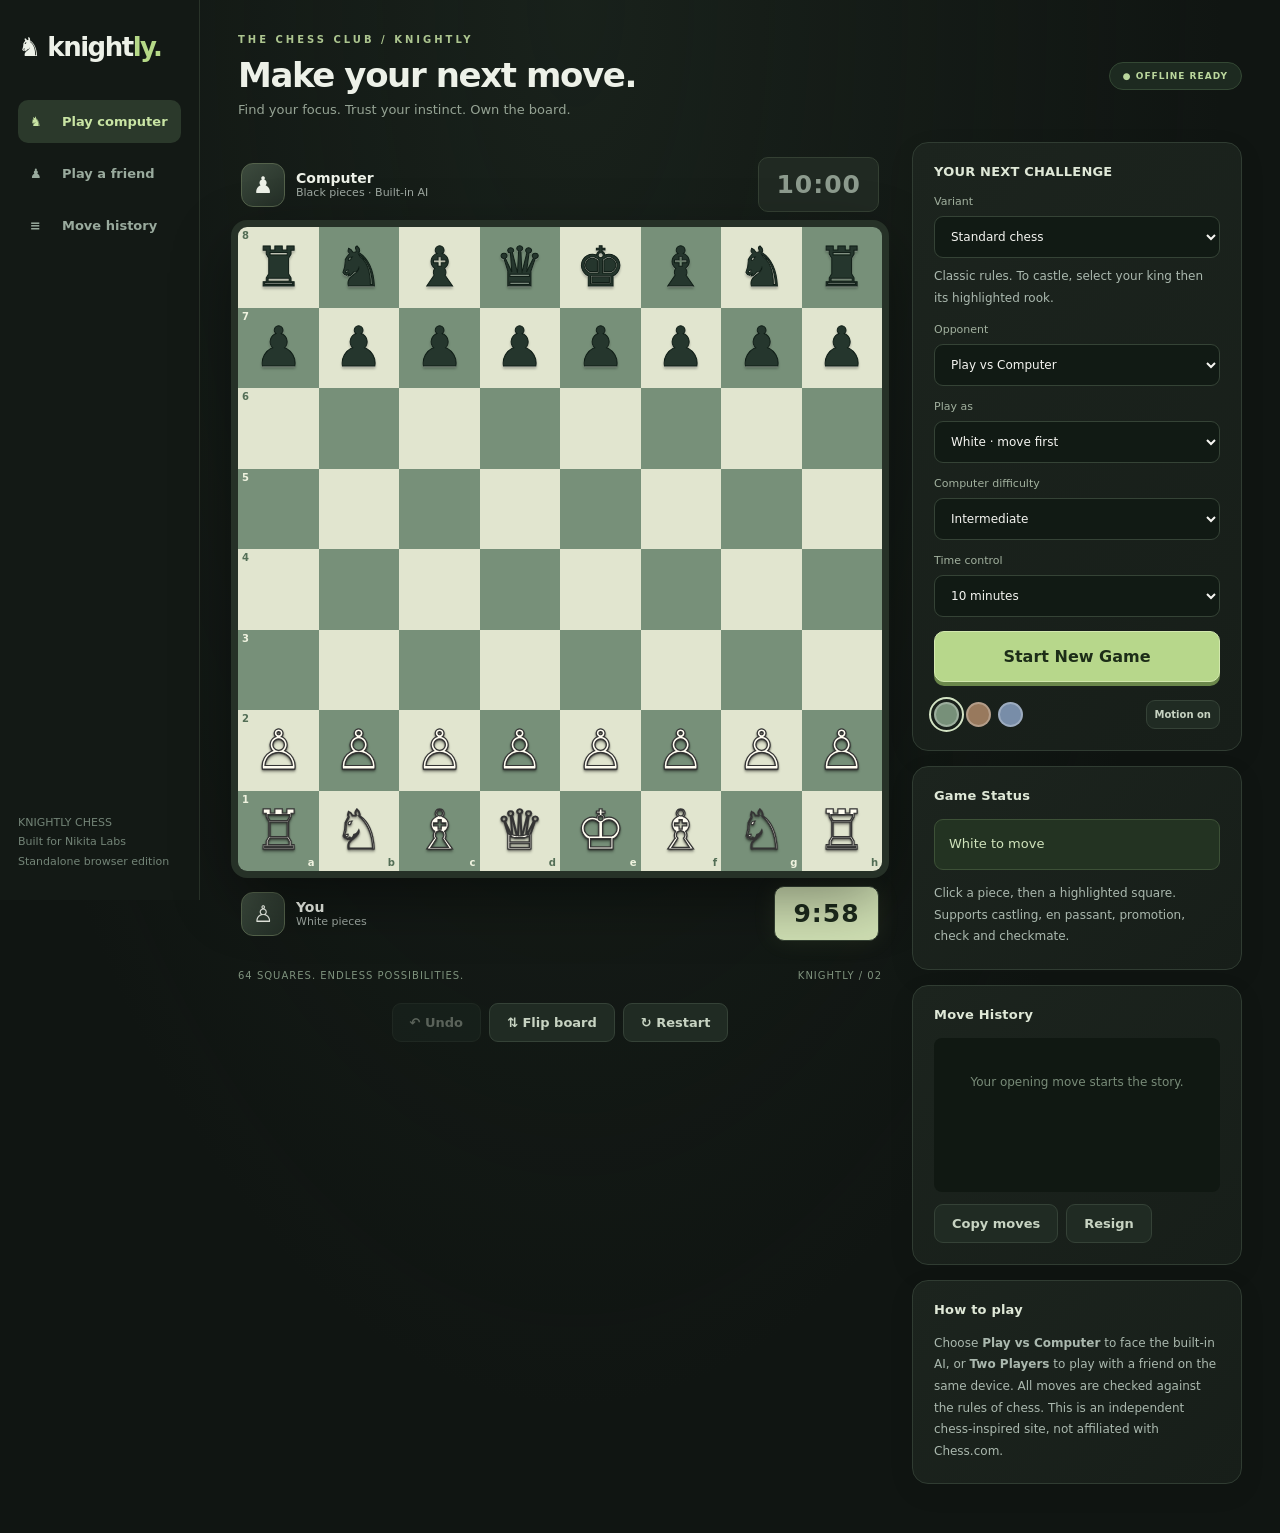
<file: knightly-chess/index.html>
<!doctype html><html lang="en"><head><meta charset="utf-8"><meta name="viewport" content="width=device-width,initial-scale=1"><title>KNIGHTLY — Play Chess</title><style>
:root{font-family:Inter,system-ui,Arial,sans-serif;background:#171b1e;color:#f4f4f2;--green:#80b64b;--panel:#24292c;--line:#384044;--muted:#a5aeaa}*{box-sizing:border-box}body{margin:0;min-height:100vh}button,select{font:inherit}button{cursor:pointer;border:0}button:disabled{opacity:.4;cursor:not-allowed}.shell{display:grid;grid-template-columns:224px minmax(0,1fr);min-height:100vh}.sidebar{background:#22272a;border-right:1px solid #343b3d;padding:25px 17px}.brand{font-size:27px;font-weight:900;letter-spacing:-1px;margin-bottom:38px}.brand span{color:#91c65c}.nav{display:flex;flex-direction:column;gap:9px}.nav div{padding:14px 12px;border-radius:9px;color:#c6cfcb;font-size:14px;font-weight:700}.nav .active{background:#374a35;color:#d9f4c5}.nav .icon{display:inline-block;width:32px}.sidefoot{font-size:11px;color:#74837c;line-height:1.8;margin-top:40px}.main{max-width:1350px;width:100%;margin:0 auto;padding:29px 30px}.top{display:flex;align-items:center;justify-content:space-between;gap:15px;margin-bottom:22px}.top h1{font-size:27px;margin:0}.top p{color:var(--muted);margin:7px 0 0;font-size:13px}.tag{font-size:11px;color:#b7e9a0;background:#2b4934;border-radius:30px;padding:8px 13px;font-weight:800}.layout{display:grid;grid-template-columns:minmax(320px,680px) minmax(290px,380px);gap:25px;align-items:start;justify-content:center}.player{display:flex;align-items:center;justify-content:space-between;padding:11px 0;gap:12px}.identity{display:flex;align-items:center;gap:11px;font-weight:800;font-size:14px}.avatar{height:40px;width:40px;display:grid;place-items:center;border-radius:7px;background:#45544b;font-size:23px}.clock{background:#32393b;border-radius:7px;padding:12px 17px;font-size:23px;font-weight:900;min-width:105px;text-align:center;font-variant-numeric:tabular-nums}.clock.active{background:#e6f1da;color:#1a241c}.board{width:100%;aspect-ratio:1;display:grid;grid-template-columns:repeat(8,1fr);border-radius:4px;overflow:hidden;box-shadow:0 12px 35px #0005;user-select:none}.sq{position:relative;display:grid;place-items:center;cursor:pointer;aspect-ratio:1;min-width:0;min-height:0}.sq.light{background:#ebecd0}.sq.dark{background:#779556}.sq.last.light{background:#f6ed83}.sq.last.dark{background:#b8c95c}.sq.selected{background:#f5dc68!important}.sq.check{background:#e86a60!important}.sq.hint:after{content:'';position:absolute;width:25%;height:25%;border-radius:50%;background:#263a2680;pointer-events:none}.sq.capture:after{content:'';position:absolute;inset:5%;border:5px solid #314a3570;border-radius:50%;pointer-events:none}.piece{font-family:Georgia,'Times New Roman',serif;font-size:clamp(25px,5vw,61px);line-height:1;position:relative;z-index:1;filter:drop-shadow(0 2px 1px #0004);pointer-events:none}.piece.white{color:#fffefa;-webkit-text-stroke:1.2px #343434;text-shadow:0 1px 2px #111}.piece.black{color:#202322;-webkit-text-stroke:.7px #090c0a;text-shadow:0 1px 1px #fff8}.coord{position:absolute;font-size:10px;font-weight:800;z-index:2}.coord.rank{top:3px;left:4px}.coord.file{bottom:3px;right:4px}.light .coord{color:#779556}.dark .coord{color:#ebecd0}.board-actions{display:flex;justify-content:center;gap:8px;padding:14px}.action{border-radius:7px;background:#343c3f;color:#e7ede8;padding:11px 17px;font-size:13px;font-weight:800}.action:hover{background:#46524e}.panel{background:var(--panel);border:1px solid var(--line);border-radius:12px;padding:19px;margin-bottom:15px}.panel h2{font-size:16px;margin:0 0 16px}.field{margin-bottom:14px}.field label{display:block;font-size:12px;color:var(--muted);margin-bottom:8px}.field select{width:100%;background:#343c40;border:1px solid #53605b;color:#f5f5f1;border-radius:7px;padding:11px}.primary{width:100%;padding:14px;border-radius:8px;background:#85bd50;color:#182414;font-weight:900}.primary:hover{background:#a3d96c}.status{background:#2f3d35;border:1px solid #49654b;border-radius:9px;padding:14px;color:#d3f0c6;font-size:13px;line-height:1.6;margin-bottom:13px}.moves{height:220px;overflow:auto;background:#1c2123;border-radius:8px;padding:9px;display:grid;grid-template-columns:repeat(2,minmax(0,1fr));align-content:start;gap:3px}.move{padding:7px 10px;font-size:13px;border-radius:5px;background:#2b3234}.move b{color:#98a8a0;margin-right:8px}.info{font-size:12px;color:#aab8ae;line-height:1.8}.promo{position:fixed;inset:0;background:#000b;display:none;align-items:center;justify-content:center;z-index:10}.promo.show{display:flex}.promo-inner{background:#27332d;border:1px solid #8bc15a;border-radius:12px;padding:24px;text-align:center}.promo-options{display:flex;gap:9px}.promo-options button{font-family:Georgia,serif;font-size:48px;background:#ebecd0;color:#222;padding:10px;border-radius:8px}.notice{position:fixed;bottom:18px;right:18px;background:#3e603c;border-radius:9px;padding:12px 16px;display:none}@media(max-width:1050px){.shell{grid-template-columns:1fr}.sidebar{display:none}.layout{grid-template-columns:minmax(0,650px);justify-content:center}.main{padding:18px}.top{max-width:650px;margin:0 auto 15px}}@media(max-width:550px){.main{padding:10px}.piece{font-size:clamp(28px,9vw,49px)}.clock{font-size:18px;padding:9px;min-width:84px}.top h1{font-size:21px}.tag{font-size:9px}.sq.capture:after{border-width:3px}}

/* Knightly Studio */
:root{--green:#b5d887;--panel:#181e1c;--line:#303b33;--muted:#92a295;background:#101512;color:#edf1e8;color-scheme:dark}body{background:radial-gradient(ellipse at 45% 0%,#23302670,transparent 65%),#101512}.shell{grid-template-columns:200px minmax(0,1fr)}.sidebar{background:#131915;border-color:#293329;padding:32px 18px;position:sticky;top:0;height:100vh}.brand{font-size:26px;letter-spacing:-1.5px}.brand span{color:#b5d887}.nav button{background:transparent;color:#99aa9d;text-align:left;border-radius:10px;padding:14px 12px;font-size:13px;font-weight:600;transition:background .2s,color .2s,transform .2s}.nav button:hover{background:#243027;color:#edf1e8;transform:translateX(3px)}.nav button.active{background:#2b392b;color:#c9e5a4}.sidefoot{position:absolute;bottom:28px;margin:0;color:#738477}.main{padding:34px 38px;max-width:1450px}.top{margin-bottom:25px}.top h1{font-size:34px;font-weight:650;letter-spacing:-1.4px}.top p{font-size:13px;color:#95a394}.eyebrow{font-size:10px;font-weight:750;letter-spacing:3px;color:#acc58f;margin-bottom:10px}.tag{background:#1d2a20;border:1px solid #344834;color:#bad79d;letter-spacing:1px;font-size:9px}.layout{grid-template-columns:minmax(320px,650px) minmax(280px,330px);gap:30px}.player{padding:15px 3px}.avatar{background:linear-gradient(145deg,#3d4b3e,#232e26);border:1px solid #54624b;border-radius:12px;width:44px;height:44px}.clock{border:1px solid #344033;background:#202922;color:#8d9b8e;font-size:25px;letter-spacing:1px;border-radius:10px;transition:background .3s,color .3s,box-shadow .3s}.clock.active{background:#cfdfb3;color:#1c2a1c;box-shadow:0 0 24px #bddf7b15}.clock.low{color:#ff9c88;background:#492b25}.board{border-radius:9px;outline:7px solid #263127;box-shadow:0 22px 65px #0007;position:relative;overflow:visible;isolation:isolate}.sq:first-child{border-top-left-radius:9px}.sq:nth-child(8){border-top-right-radius:9px}.sq:nth-child(57){border-bottom-left-radius:9px}.sq:last-child{border-bottom-right-radius:9px}.sq.light{background:var(--light,#e1e5cf)}.sq.dark{background:var(--dark,#779079)}.sq.last.light{background:#d9e3a4}.sq.last.dark{background:#a8bc7d}.sq.selected{background:#c7da83!important;box-shadow:inset 0 0 0 3px #f5ffd49c}.sq:hover{box-shadow:inset 0 0 0 3px #ffffff25}.sq:focus-visible{outline:3px solid #fff;outline-offset:-4px;z-index:4}.sq.check{background:#ce7266!important;animation:checkPulse 1.3s ease-in-out infinite}.sq.hint:after{background:#243c3559;animation:hintIn .2s ease-out}.sq.capture:after{border-color:#273f3266;animation:hintIn .2s ease-out}.piece{font-size:clamp(28px,4.3vw,58px);transition:filter .2s;will-change:transform}.selected .piece{filter:drop-shadow(0 6px 3px #0005);transform:translateY(-3px)}.piece.white{color:#fffdf1}.piece.black{color:#25362d;-webkit-text-stroke:1px #101e17}.light .coord{color:#536e56}.dark .coord{color:#eff2df}.panel{padding:21px;background:linear-gradient(135deg,#1c241e,#171e19);border:1px solid #303c32;border-radius:16px;box-shadow:0 8px 28px #0001;animation:rise .55s both}.panel:nth-child(2){animation-delay:.08s}.panel:nth-child(3){animation-delay:.16s}.panel h2{font-size:13px;letter-spacing:.2px;color:#dfe8d7}.field label{font-size:11px;color:#a1b09e}.field select{background:#111a14;border-color:#354336;border-radius:9px;padding:12px;font-size:12px}.primary{background:#b7d78b;border:1px solid #d3e8ae;padding:15px;border-radius:10px;box-shadow:0 4px 0 #6b874b;color:#1d2d18;transition:transform .2s,background .2s,box-shadow .2s}.primary:hover{background:#d0e6ab;transform:translateY(-2px);box-shadow:0 6px 0 #6b874b}.primary:active{transform:translateY(3px);box-shadow:0 1px 0 #6b874b}.status{background:#233322;border-color:#3d5137;color:#d0e3bc;transition:background .25s}.status.thinking:after{content:' ●';color:#b5d887;animation:checkPulse .8s infinite}.action{background:#202b23;border:1px solid #354237;color:#c7d3c2;border-radius:9px;transition:transform .2s,background .2s}.action:hover{background:#344333;transform:translateY(-2px)}.moves{height:154px;background:#101812;scrollbar-width:thin;scrollbar-color:#42553b transparent}.moves:empty:before{content:'Your opening move starts the story.';grid-column:1/-1;padding:28px 12px;text-align:center;color:#788b78;font-size:12px}.move{background:transparent;font-variant-numeric:tabular-nums;color:#c4d1be}.move:last-child{background:#30412b;color:#e2f1ce;animation:rise .22s ease-out}.promo{backdrop-filter:blur(10px)}.promo-inner{background:#1b281e;border-color:#5e794d;box-shadow:0 24px 100px #0007;animation:rise .25s ease-out}.notice{z-index:50;border:1px solid #698657;box-shadow:0 10px 35px #0005;animation:rise .2s ease-out}.board-actions{padding:22px 0 10px}.appearance{display:flex;gap:7px;align-items:center;margin-top:18px}.swatch{width:25px;height:25px;border-radius:50%;border:2px solid #ffffff45;background:var(--swatch)}.swatch[aria-pressed=true]{outline:2px solid #d2e2c3;outline-offset:3px}.motion-toggle{margin-left:auto;font-size:10px;padding:8px}.game-result{padding:18px;border:1px solid #91ac71;background:#2a3c24;border-radius:12px;margin-bottom:16px;animation:rise .4s}.game-result strong{display:block;margin-bottom:6px;font-size:19px}.game-result small{color:#b9ceb0}.capture-burst{position:absolute;inset:10%;border:3px solid #fff5b6;border-radius:50%;pointer-events:none;animation:burst .45s ease-out forwards;z-index:5}.board-caption{display:flex;justify-content:space-between;margin-top:14px;color:#7e927d;font-size:10px;letter-spacing:1px}.top,.board{animation:rise .6s both}@keyframes rise{from{opacity:0;transform:translateY(12px)}to{opacity:1;transform:translateY(0)}}@keyframes hintIn{from{opacity:0;scale:.4}to{opacity:1;scale:1}}@keyframes checkPulse{50%{filter:brightness(1.16)}}@keyframes burst{to{transform:scale(1.7);opacity:0}}button:focus-visible,select:focus-visible{outline:2px solid #d3e9ac;outline-offset:3px}body.no-motion *,body.no-motion *:after{animation:none!important;transition:none!important}@media(prefers-reduced-motion:reduce){*,*:after{animation:none!important;transition:none!important}}@media(max-width:1150px){.shell{grid-template-columns:1fr}.sidebar{display:none}.main{padding:24px}.layout{grid-template-columns:minmax(320px,620px) minmax(270px,310px)}}@media(max-width:850px){.layout{grid-template-columns:minmax(0,620px)}.top{max-width:620px}.piece{font-size:clamp(28px,8vw,58px)}.layout>aside{display:grid;grid-template-columns:1fr 1fr;gap:14px}.panel{margin:0}.panel:first-child{grid-row:span 2}.main{padding:22px}.top h1{font-size:28px}}@media(max-width:520px){.main{padding:18px 13px}.layout>aside{display:block}.panel{margin-bottom:14px}.tag{display:none}.clock{font-size:20px}.board{outline-width:4px}.action{padding:10px 12px}.board-caption{font-size:8px}}
.sq.hill{box-shadow:inset 0 0 0 3px #e9c66b99}.sq.castle-target:after{content:'⇄';position:absolute;right:3px;top:3px;color:#172a19;background:#def4a6;border-radius:4px;font-size:16px;z-index:3;padding:0 3px}</style></head><body><div class="shell"><aside class="sidebar"><div class="brand">♞ knight<span>ly.</span></div><nav class="nav" aria-label="Game modes"><button class="active" data-mode="ai"><span class="icon">♞</span>Play computer</button><button data-mode="local"><span class="icon">♟</span>Play a friend</button><button id="historyNav"><span class="icon">≡</span>Move history</button></nav><div class="sidefoot">KNIGHTLY CHESS<br>Built for Nikita Labs<br>Standalone browser edition</div></aside><main class="main"><div class="top"><div><div class="eyebrow">THE CHESS CLUB / KNIGHTLY</div><h1>Make your next move.</h1><p>Find your focus. Trust your instinct. Own the board.</p></div><span class="tag">● OFFLINE READY</span></div><div class="layout"><div><div class="player"><div class="identity"><div class="avatar">♟</div><div><span id="blackName">Black</span><div style="font-size:11px;color:#9fa9a2;font-weight:400" id="blackNote">Waiting for game</div></div></div><div class="clock" id="blackClock">10:00</div></div><div class="board" id="board" role="grid" aria-label="Chess board"></div><div class="player"><div class="identity"><div class="avatar">♙</div><div><span id="whiteName">White</span><div style="font-size:11px;color:#9fa9a2;font-weight:400" id="whiteNote">Ready to play</div></div></div><div class="clock" id="whiteClock">10:00</div></div><div class="board-caption"><span>64 SQUARES. ENDLESS POSSIBILITIES.</span><span>KNIGHTLY / 02</span></div><div class="board-actions"><button class="action" id="undo">↶ Undo</button><button class="action" id="flip">⇅ Flip board</button><button class="action" id="restart">↻ Restart</button></div></div><aside><section class="panel"><h2>YOUR NEXT CHALLENGE</h2><div class="field"><label for="variant">Variant</label><select id="variant"><option value="standard">Standard chess</option><option value="960">Chess960 · random back rank</option><option value="hill">King of the Hill</option></select><div id="variantHelp" class="info" style="margin-top:8px"></div></div><div class="field"><label>Opponent</label><select id="opponent"><option value="ai">Play vs Computer</option><option value="local">Two Players (same device)</option></select></div><div class="field"><label for="color">Play as</label><select id="color"><option value="w">White · move first</option><option value="b">Black · move second</option></select></div><div class="field"><label>Computer difficulty</label><select id="difficulty"><option value="easy">Casual</option><option value="medium" selected>Intermediate</option><option value="hard">Challenging</option></select></div><div class="field"><label>Time control</label><select id="time"><option value="0">Unlimited</option><option value="180">3 minutes</option><option value="600" selected>10 minutes</option><option value="900">15 minutes</option></select></div><button class="primary" id="new">Start New Game</button><div class="appearance"><button class="swatch" data-theme="sage" aria-label="Sage board" aria-pressed="true" style="--swatch:#779079"></button><button class="swatch" data-theme="walnut" aria-label="Walnut board" aria-pressed="false" style="--swatch:#98795d"></button><button class="swatch" data-theme="slate" aria-label="Slate board" aria-pressed="false" style="--swatch:#788da8"></button><button class="action motion-toggle" id="motion" aria-pressed="true">Motion on</button></div></section><section class="panel"><h2>Game Status</h2><div id="result" hidden class="game-result" role="status"></div><div class="status" id="status" aria-live="polite">White to move. Select a piece to see legal moves.</div><div class="info">Click a piece, then a highlighted square. Supports castling, en passant, promotion, check and checkmate.</div></section><section class="panel"><h2>Move History</h2><div class="moves" id="moves"></div><div style="display:flex;gap:8px;margin-top:12px"><button class="action" id="copy">Copy moves</button><button class="action" id="resign">Resign</button></div></section><section class="panel"><h2>How to play</h2><div class="info">Choose <b>Play vs Computer</b> to face the built-in AI, or <b>Two Players</b> to play with a friend on the same device. All moves are checked against the rules of chess. This is an independent chess-inspired site, not affiliated with Chess.com.</div></section></aside></div></main></div><div id="promotion" class="promo"><div class="promo-inner"><h3>Choose promotion</h3><div id="promotionChoices" class="promo-options"></div></div></div><div id="notice" class="notice" role="status"></div><script>
(()=>{'use strict';const $=id=>document.getElementById(id),symbols={wk:'♔',wq:'♕',wr:'♖',wb:'♗',wn:'♘',wp:'♙',bk:'♚',bq:'♛',br:'♜',bb:'♝',bn:'♞',bp:'♟'},value={p:100,n:320,b:330,r:500,q:900,k:0},files='abcdefgh';let motion=true,lastAnimated=0;const reduced=matchMedia('(prefers-reduced-motion: reduce)');const canAnimate=()=>motion&&!reduced.matches;let s,selected=null,options=[],flipped=false,history=[],notation=[],thinking=false,aiTimer=null,ticker=null,lastTick=Date.now(),gameId=0;const inside=(r,c)=>r>=0&&r<8&&c>=0&&c<8;const opponent=()=>$('opponent').value==='ai';const humanColor=()=>$('color').value;const computerColor=()=>other(humanColor());const opponentTurn=()=>opponent()&&s.turn===computerColor();
function random960(){const back=Array(8).fill(null),pick=a=>a[Math.floor(Math.random()*a.length)];back[pick([0,2,4,6])]='b';back[pick([1,3,5,7])]='b';for(const p of ['q','n','n']){const open=back.map((v,i)=>v===null?i:-1).filter(i=>i>=0);back[pick(open)]=p}const open=back.map((v,i)=>v===null?i:-1).filter(i=>i>=0);['r','k','r'].forEach((p,i)=>back[open[i]]=p);return back}
function canCastle(x,col,side){const row=col==='w'?7:0,k=x.homes.king,r=x.homes[side],kt=side==='k'?6:2,rt=side==='k'?5:3;if(!x.rights[col+side]||x.b[row][k]!==col+'k'||x.b[row][r]!==col+'r'||inCheck(x,col))return false;const path=(a,b)=>Array.from({length:Math.abs(b-a)+1},(_,i)=>Math.min(a,b)+i);for(const c of new Set([...path(k,kt),...path(r,rt)]))if(c!==k&&c!==r&&x.b[row][c])return false;for(const c of path(k,kt)){const test=clone(x);test.b[row][k]=null;if(c===r)test.b[row][r]=null;test.b[row][c]=col+'k';if(attacked(test,row,c,other(col)))return false}const end=clone(x);end.b[row][k]=null;end.b[row][r]=null;end.b[row][kt]=col+'k';end.b[row][rt]=col+'r';return !inCheck(end,col)}
function fresh(){const b=Array.from({length:8},()=>Array(8).fill(null));const back=$('variant').value==='960'?random960():['r','n','b','q','k','b','n','r'];for(let c=0;c<8;c++){b[0][c]='b'+back[c];b[1][c]='bp';b[6][c]='wp';b[7][c]='w'+back[c]}return {b,variant:$('variant').value,homes:{king:back.indexOf('k'),q:back.indexOf('r'),k:back.lastIndexOf('r')},turn:'w',rights:{wk:true,wq:true,bk:true,bq:true},ep:null,half:0,full:1,over:null,clocks:{w:Number($('time').value),b:Number($('time').value)},repetitions:{}}}const clone=x=>({variant:x.variant,homes:{...x.homes},b:x.b.map(row=>row.slice()),turn:x.turn,rights:{...x.rights},ep:x.ep?x.ep.slice():null,half:x.half,full:x.full,over:x.over,clocks:{...x.clocks},repetitions:{...x.repetitions}});const other=c=>c==='w'?'b':'w';function attacked(x,r,c,by){const b=x.b,pr=by==='w'?1:-1;for(const dc of [-1,1]){const rr=r+pr,cc=c+dc;if(inside(rr,cc)&&b[rr][cc]===by+'p')return true}for(const [dr,dc] of [[-2,-1],[-2,1],[-1,-2],[-1,2],[1,-2],[1,2],[2,-1],[2,1]]){const rr=r+dr,cc=c+dc;if(inside(rr,cc)&&b[rr][cc]===by+'n')return true}for(const [dr,dc] of [[-1,-1],[-1,1],[1,-1],[1,1],[-1,0],[1,0],[0,-1],[0,1]]){let rr=r+dr,cc=c+dc,d=1;while(inside(rr,cc)){const p=b[rr][cc];if(p){if(p[0]===by){if(d===1&&p[1]==='k')return true;if((dr===0||dc===0)&&(p[1]==='r'||p[1]==='q'))return true;if(dr!==0&&dc!==0&&(p[1]==='b'||p[1]==='q'))return true}break}rr+=dr;cc+=dc;d++}}return false}function inCheck(x,col){for(let r=0;r<8;r++)for(let c=0;c<8;c++)if(x.b[r][c]===col+'k')return attacked(x,r,c,other(col));return true}function pseudo(x,r,c){const b=x.b,p=b[r][c];if(!p)return[];const col=p[0],kind=p[1],moves=[];function add(rr,cc,extra={}){if(!inside(rr,cc))return;const target=b[rr][cc];if(!target||target[0]!==col&&target[1]!=='k')moves.push({from:[r,c],to:[rr,cc],...extra})}if(kind==='p'){const d=col==='w'?-1:1,last=col==='w'?0:7,initial=col==='w'?6:1;if(inside(r+d,c)&&!b[r+d][c]){add(r+d,c,r+d===last?{promotion:'q'}:{});if(r===initial&&!b[r+2*d][c])add(r+2*d,c,{double:true})}for(const dc of [-1,1]){const rr=r+d,cc=c+dc;if(!inside(rr,cc))continue;if(b[rr][cc]&&b[rr][cc][0]!==col&&b[rr][cc][1]!=='k')add(rr,cc,rr===last?{promotion:'q'}:{});else if(x.ep&&x.ep[0]===rr&&x.ep[1]===cc&&b[r][cc]===other(col)+'p')add(rr,cc,{enpassant:true})}}else if(kind==='n'){for(const [dr,dc] of [[-2,-1],[-2,1],[-1,-2],[-1,2],[1,-2],[1,2],[2,-1],[2,1]])add(r+dr,c+dc)}else if(kind==='k'){for(let dr=-1;dr<=1;dr++)for(let dc=-1;dc<=1;dc++)if(dr||dc)add(r+dr,c+dc);const home=col==='w'?7:0;if(r===home&&c===x.homes.king&&!inCheck(x,col)){for(const side of ['k','q'])if(canCastle(x,col,side))moves.push({from:[r,c],to:[home,side==='k'?6:2],castle:side})}}else{const dirs=kind==='b'?[[-1,-1],[-1,1],[1,-1],[1,1]]:kind==='r'?[[-1,0],[1,0],[0,-1],[0,1]]:[[-1,-1],[-1,1],[1,-1],[1,1],[-1,0],[1,0],[0,-1],[0,1]];for(const [dr,dc] of dirs){let rr=r+dr,cc=c+dc;while(inside(rr,cc)){if(b[rr][cc]){if(b[rr][cc][0]!==col&&b[rr][cc][1]!=='k')add(rr,cc);break}add(rr,cc);rr+=dr;cc+=dc}}}return moves}function apply(x,m){const y=clone(x),[r,c]=m.from,[rr,cc]=m.to,p=y.b[r][c],col=p[0],target=m.castle?null:y.b[rr][cc];if(m.castle){const rookFrom=x.homes[m.castle],rookTo=m.castle==='k'?5:3;y.b[r][c]=null;y.b[r][rookFrom]=null;y.b[rr][cc]=p;y.b[r][rookTo]=col+'r'}else{y.b[r][c]=null;y.b[rr][cc]=m.promotion?col+m.promotion:p;if(m.enpassant)y.b[r][cc]=null}if(p[1]==='k'){y.rights[col+'k']=false;y.rights[col+'q']=false}if(p[1]==='r'){if(r===(col==='w'?7:0)&&c===x.homes.q)y.rights[col+'q']=false;if(r===(col==='w'?7:0)&&c===x.homes.k)y.rights[col+'k']=false}if(target&&target[1]==='r'){const enemy=other(col),home=enemy==='w'?7:0;if(rr===home&&cc===x.homes.q)y.rights[enemy+'q']=false;if(rr===home&&cc===x.homes.k)y.rights[enemy+'k']=false}y.ep=m.double?[(r+rr)/2,c]:null;y.half=p[1]==='p'||target||m.enpassant?0:y.half+1;if(col==='b')y.full++;y.turn=other(col);return y}function legal(x,col=x.turn){const out=[];for(let r=0;r<8;r++)for(let c=0;c<8;c++)if(x.b[r][c]&&x.b[r][c][0]===col)for(const m of pseudo(x,r,c)){if(!inCheck(apply(x,m),col))out.push(m)}return out}function poskey(x){return x.b.flat().map(p=>p||'..').join('')+x.turn+Object.entries(x.rights).filter(([k,v])=>v).map(([k])=>k).join('')+(x.ep?x.ep.join(','):'-')}function ending(){if(s.variant==='hill'){for(const r of [3,4])for(const c of [3,4])if(s.b[r][c]?.[1]==='k'){s.over=(s.b[r][c][0]==='w'?'White':'Black')+' wins by reaching the hill';return}}const lm=legal(s);if(!lm.length){s.over=inCheck(s,s.turn)?(other(s.turn)==='w'?'White':'Black')+' wins by checkmate':'Draw by stalemate';return}if(s.half>=100){s.over='Draw by fifty-move rule';return}if(Object.values(s.repetitions).some(n=>n>=3)){s.over='Draw by threefold repetition';return}const pieces=s.b.flat().filter(Boolean);if(s.variant!=='hill'&&(pieces.every(p=>p[1]==='k')||pieces.length===3&&pieces.some(p=>p[1]==='n'||p[1]==='b')&&pieces.filter(p=>p[1]==='k').length===2)){s.over='Draw by insufficient material'}}function labelMove(x,m,next){const p=x.b[m.from[0]][m.from[1]],capture=!!x.b[m.to[0]][m.to[1]]||m.enpassant;let name=m.castle?(m.castle==='k'?'O-O':'O-O-O'):(p[1]==='p'?(capture?files[m.from[1]]+'x':''):' '+p[1].toUpperCase()+(capture?'x':''))+(m.castle?'':files[m.to[1]]+(8-m.to[0]));name=name.trim();if(m.promotion)name+='='+m.promotion.toUpperCase();if(!legal(next).length&&inCheck(next,next.turn))name+='#';else if(inCheck(next,next.turn))name+='+';return name}function execute(m){if(s.over)return;const prev=clone(s),next=apply(s,m),name=labelMove(s,m,next);history.push(prev);notation.push(name);s=next;const k=poskey(s);s.repetitions[k]=(s.repetitions[k]||0)+1;ending();selected=null;options=[];draw();if(!s.over&&opponentTurn())queueAI();animateMove(m,prev)}function squareClick(r,c){if(s.over||thinking||opponentTurn())return;const castle=options.find(m=>m.castle&&m.from[0]===r&&s.homes[m.castle]===c);const move=castle||options.find(m=>!m.castle&&m.to[0]===r&&m.to[1]===c)||options.find(m=>m.to[0]===r&&m.to[1]===c);if(move){if(move.promotion){showPromotion(move);return}execute(move);return}const p=s.b[r][c];if(p&&p[0]===s.turn){selected=[r,c];options=legal(s).filter(m=>m.from[0]===r&&m.from[1]===c)}else{selected=null;options=[]}draw()}function showPromotion(m){const box=$('promotionChoices');box.innerHTML='';for(const kind of ['q','r','b','n']){const b=document.createElement('button');b.textContent=symbols[s.turn+kind];b.onclick=()=>{$('promotion').classList.remove('show');execute({...m,promotion:kind})};box.appendChild(b)}$('promotion').classList.add('show')}function draw(){const board=$('board');board.innerHTML='';const order=Array.from({length:8},(_,i)=>flipped?7-i:i),lm=history.length?notation.length?history[history.length-1]:null:null;let lastMove=null;if(lm){const current=history[history.length-1];const previous=notation.length;/* highlight determined from stored positions */for(let r=0;r<8;r++)for(let c=0;c<8;c++)if(current.b[r][c]!==s.b[r][c]){} }for(const r of order)for(const c of order){const p=s.b[r][c],sq=document.createElement('div'),light=(r+c)%2===0;sq.className='sq '+(light?'light':'dark');sq.dataset.r=r;sq.dataset.c=c;sq.setAttribute('role','gridcell');sq.tabIndex=0;sq.setAttribute('aria-label',files[c]+(8-r)+(p?' '+({w:'White',b:'Black'}[p[0]])+' '+({p:'pawn',n:'knight',b:'bishop',r:'rook',q:'queen',k:'king'}[p[1]]):' empty'));sq.onkeydown=e=>{if(e.key==='Enter'||e.key===' '){e.preventDefault();squareClick(r,c)}};if(lm&&lm.b[r][c]!==s.b[r][c])sq.classList.add('last');if(selected&&selected[0]===r&&selected[1]===c)sq.classList.add('selected');if(s.variant==='hill'&&[3,4].includes(r)&&[3,4].includes(c))sq.classList.add('hill');const opt=options.find(m=>m.castle?m.from[0]===r&&s.homes[m.castle]===c:m.to[0]===r&&m.to[1]===c);if(opt)sq.classList.add(opt.castle?'castle-target':p?'capture':'hint');if(p&&p[1]==='k'&&p[0]===s.turn&&inCheck(s,s.turn))sq.classList.add('check');if(p){const piece=document.createElement('span');piece.className='piece '+(p[0]==='w'?'white':'black');piece.textContent=symbols[p];sq.appendChild(piece)}if(c===order[0]){const label=document.createElement('span');label.className='coord rank';label.textContent=8-r;sq.appendChild(label)}if(r===order[7]){const label=document.createElement('span');label.className='coord file';label.textContent=files[c];sq.appendChild(label)}sq.onclick=()=>squareClick(r,c);board.appendChild(sq)}$('status').classList.toggle('thinking',thinking);$('result').hidden=!s.over;if(s.over){$('result').replaceChildren();const title=document.createElement('strong');title.textContent=s.over;const sub=document.createElement('small');sub.textContent='Every game is another step forward.';$('result').append(title,sub)}$('status').textContent=s.over?s.over:(s.turn==='w'?'White':'Black')+' to move'+(inCheck(s,s.turn)?' — CHECK!':'')+(thinking?' · Computer thinking…':'');$('whiteClock').classList.toggle('active',s.turn==='w'&&!s.over);$('blackClock').classList.toggle('active',s.turn==='b'&&!s.over);for(const col of ['w','b'])$(col==='w'?'whiteClock':'blackClock').classList.toggle('low',Number($('time').value)>0&&s.clocks[col]<30);$('whiteClock').textContent=formatClock(s.clocks.w);$('blackClock').textContent=formatClock(s.clocks.b);for(const col of ['w','b']){const colorName=col==='w'?'White':'Black',prefix=col==='w'?'white':'black';$(prefix+'Name').textContent=opponent()?(col===humanColor()?'You':'Computer'):colorName;$(prefix+'Note').textContent=colorName+' pieces'+(opponent()&&col===computerColor()?' · Built-in AI':'')}const players=document.querySelectorAll('.player');if(players.length===2){const black=$('blackName').closest('.player'),white=$('whiteName').closest('.player');board.before(flipped?white:black);board.after(flipped?black:white)}$('moves').innerHTML=notation.map((m,i)=>'<div class="move"><b>'+(i%2===0?Math.floor(i/2)+1+'.':'…')+'</b>'+m+'</div>').join('');$('moves').scrollTop=$('moves').scrollHeight;$('undo').disabled=history.length===0||thinking||!!s.over&&history.length===0}function formatClock(n){if(Number($('time').value)===0)return '∞';return Math.floor(Math.max(0,n)/60)+':'+String(Math.floor(Math.max(0,n)%60)).padStart(2,'0')}function scorePosition(x){let total=0;for(let r=0;r<8;r++)for(let c=0;c<8;c++){const p=x.b[r][c];if(!p)continue;const center=(3.5-Math.abs(3.5-r))+(3.5-Math.abs(3.5-c));const bonus=x.variant==='hill'&&p[1]==='k'?center*45:p[1]==='p'?(p[0]==='b'?r:7-r)*3:p[1]==='n'||p[1]==='b'?center*4:0;total+=(p[0]==='b'?1:-1)*(value[p[1]]+bonus)}return total}function aiPick(){const moves=legal(s),diff=$('difficulty').value,ai=computerColor(),human=humanColor(),sign=ai==='b'?1:-1;if(!moves.length)return null;if(diff==='easy')return moves[Math.floor(Math.random()*moves.length)];let best=-Infinity,choices=[];for(const m of moves){const next=apply(s,m);if(next.variant==='hill'&&[3,4].some(r=>[3,4].some(c=>next.b[r][c]===ai+'k')))return m;let sc=sign*scorePosition(next)+Math.random()*(diff==='hard'?12:65);if(inCheck(next,human))sc+=35;const replies=legal(next);if(!replies.length)sc+=inCheck(next,human)?100000:0;if(diff==='hard'&&replies.length){let worst=Infinity;for(const reply of replies){const next2=apply(next,reply);let val=sign*scorePosition(next2);if(next2.variant==='hill'&&[3,4].some(r=>[3,4].some(c=>next2.b[r][c]===human+'k')))val=-100000;if(!legal(next2).length&&inCheck(next2,ai))val=-100000;if(val<worst)worst=val}sc=worst+Math.random()*8}if(sc>best){best=sc;choices=[m]}else if(sc===best)choices.push(m)}return choices[Math.floor(Math.random()*choices.length)]}function queueAI(){thinking=true;draw();const id=gameId;aiTimer=setTimeout(()=>{if(id!==gameId)return;thinking=false;const m=aiPick();if(m)execute(m);else draw()},350)}function newGame(){gameId++;clearTimeout(aiTimer);thinking=false;s=fresh();$('variantHelp').textContent=s.variant==='960'?'Random back rank. To castle, select your king then its highlighted rook.':s.variant==='hill'?'Reach d4, e4, d5 or e5 with your king to win. Checkmate also wins.':'Classic rules. To castle, select your king then its highlighted rook.';selected=null;options=[];history=[];notation=[];s.repetitions[poskey(s)]=1;lastTick=Date.now();$('promotion').classList.remove('show');$('difficulty').disabled=!opponent();$('color').disabled=!opponent();flipped=opponent()&&humanColor()==='b';draw();if(opponentTurn())queueAI()}function undo(){if(thinking)return;const count=opponent()?Math.min(2,history.length):1;for(let i=0;i<count;i++){if(!history.length)break;s=history.pop();notation.pop()}selected=null;options=[];draw();if(opponentTurn()&&!s.over)queueAI()}function tick(){const now=Date.now(),delta=Math.min(1,(now-lastTick)/1000);lastTick=now;if(!s||s.over||Number($('time').value)===0)return;s.clocks[s.turn]-=delta;if(s.clocks[s.turn]<=0){s.clocks[s.turn]=0;s.over=(s.turn==='w'?'Black':'White')+' wins on time';gameId++;clearTimeout(aiTimer);thinking=false;draw()}else{for(const col of ['w','b'])$(col==='w'?'whiteClock':'blackClock').classList.toggle('low',Number($('time').value)>0&&s.clocks[col]<30);$('whiteClock').textContent=formatClock(s.clocks.w);$('blackClock').textContent=formatClock(s.clocks.b)}}function notify(msg){$('notice').textContent=msg;$('notice').style.display='block';setTimeout(()=>$('notice').style.display='none',2000)}$('new').onclick=newGame;$('restart').onclick=()=>{if(confirm('Restart the current game?'))newGame()};$('undo').onclick=undo;$('flip').onclick=()=>{flipped=!flipped;draw();if(canAnimate())$('board').animate([{opacity:.4,transform:'scale(.97)'},{opacity:1,transform:'scale(1)'}],{duration:300,easing:'ease-out'})};$('resign').onclick=()=>{if(s.over)return;if(confirm('Resign this game?')){s.over=((opponent()?humanColor():s.turn)==='w'?'Black':'White')+' wins by resignation';gameId++;clearTimeout(aiTimer);thinking=false;draw()}};$('copy').onclick=()=>{const txt=notation.map((m,i)=>(i%2===0?Math.floor(i/2)+1+'. ':'')+m).join(' ');if(navigator.clipboard?.writeText)navigator.clipboard.writeText(txt).then(()=>notify('Moves copied')).catch(()=>notify('Copy unavailable'));else{const t=document.createElement('textarea');t.value=txt;document.body.appendChild(t);t.select();document.execCommand('copy');t.remove();notify('Moves copied')}};$('opponent').onchange=()=>{$('difficulty').disabled=!opponent();newGame()};$('time').onchange=newGame;$('color').onchange=newGame;$('variant').onchange=newGame;
function animateMove(m,prev){if(!canAnimate())return;const board=$('board'),size=board.getBoundingClientRect().width/8,dir=flipped?-1:1;function glide(from,to){const el=board.querySelector(`[data-r="${to[0]}"][data-c="${to[1]}"] .piece`);if(!el)return;el.parentElement.style.zIndex=6;const a=el.animate([{transform:`translate(${(from[1]-to[1])*size*dir}px,${(from[0]-to[0])*size*dir}px)`},{transform:'translate(0,0)'}],{duration:280,easing:'cubic-bezier(.22,.7,.25,1)'});a.onfinish=()=>el.parentElement.style.zIndex=''}glide(m.from,m.to);if(m.castle)glide([m.from[0],prev.homes[m.castle]],[m.from[0],m.castle==='k'?5:3]);if(!m.castle&&(prev.b[m.to[0]][m.to[1]]||m.enpassant)){const cell=board.querySelector(`[data-r="${m.to[0]}"][data-c="${m.to[1]}"]`),ring=document.createElement('span');ring.className='capture-burst';cell.append(ring);ring.addEventListener('animationend',()=>ring.remove(),{once:true})}}
document.querySelectorAll('[data-mode]').forEach(b=>b.onclick=()=>{$('opponent').value=b.dataset.mode;document.querySelectorAll('[data-mode]').forEach(n=>n.classList.toggle('active',n===b));newGame()});$('historyNav').onclick=()=>$('moves').scrollIntoView({behavior:canAnimate()?'smooth':'auto',block:'center'});document.querySelectorAll('[data-theme]').forEach(b=>b.onclick=()=>{const themes={sage:['#e1e5cf','#779079'],walnut:['#efdfc5','#98795d'],slate:['#e0e6ec','#788da8']};const [l,d]=themes[b.dataset.theme];document.documentElement.style.setProperty('--light',l);document.documentElement.style.setProperty('--dark',d);document.querySelectorAll('[data-theme]').forEach(x=>x.setAttribute('aria-pressed',String(x===b)))});$('motion').onclick=()=>{motion=!motion;document.body.classList.toggle('no-motion',!motion);$('motion').textContent='Motion '+(motion?'on':'off');$('motion').setAttribute('aria-pressed',String(motion))};
newGame();ticker=setInterval(tick,200);
})();
</script></body></html>
</file>
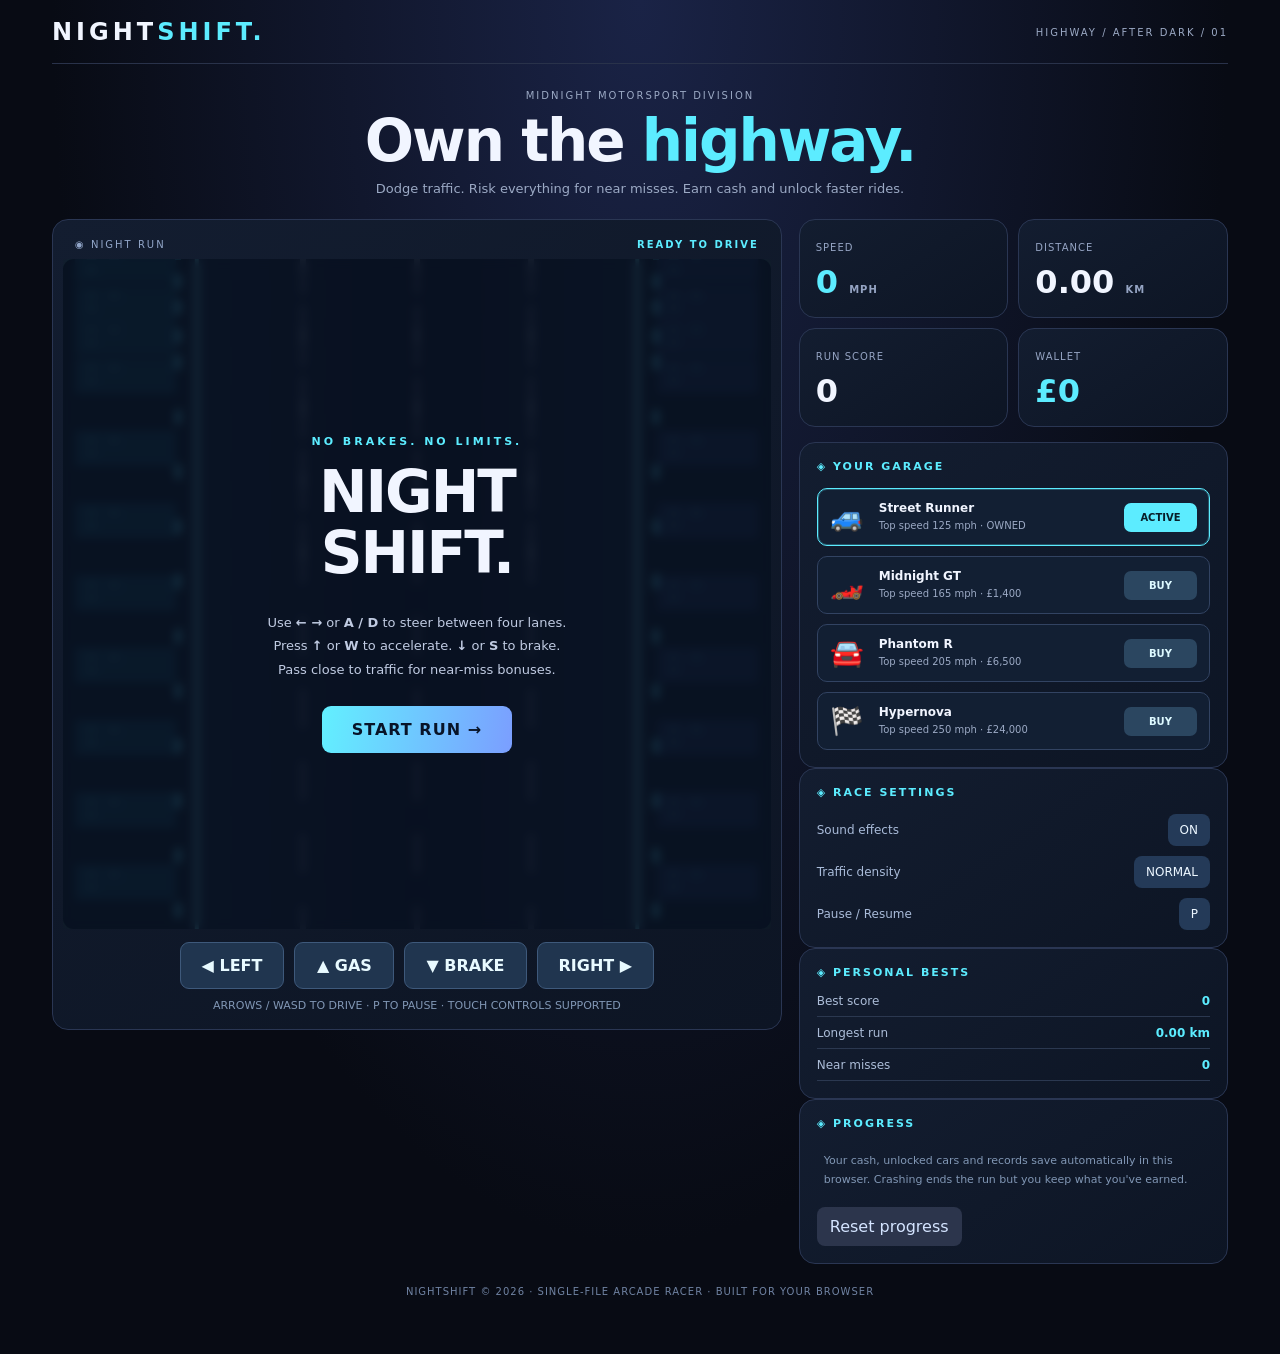
<file: nightshift-racer/index.html>
<!doctype html><html lang="en"><head><meta charset="utf-8"><meta name="viewport" content="width=device-width,initial-scale=1"><meta name="theme-color" content="#080d19"><title>NIGHTSHIFT — Highway Racer</title><style>
:root{font-family:Inter,system-ui,Arial,sans-serif;color:#f1f5ff;background:#070b14;--cyan:#5cecff;--muted:#9ba9c4}*{box-sizing:border-box}body{margin:0;background:radial-gradient(ellipse at 50% 0%,#1a2346,#080b14 65%);min-height:100vh}button{font:inherit;cursor:pointer;border:0}button:disabled{opacity:.35;cursor:not-allowed}button:focus-visible{outline:2px solid var(--cyan);outline-offset:3px}.shell{max-width:1220px;margin:auto;padding:18px 22px 35px}.top{display:flex;justify-content:space-between;align-items:center;border-bottom:1px solid #29324a;padding-bottom:17px;gap:10px}.logo{font-size:24px;font-weight:900;letter-spacing:4px}.logo b{color:var(--cyan)}.sub{font-size:10px;color:var(--muted);letter-spacing:2px}.heading{text-align:center;padding:26px 0 18px}.heading h1{font-size:clamp(32px,5vw,58px);letter-spacing:-2px;margin:6px 0}.heading h1 span{color:var(--cyan)}.heading p{color:var(--muted);font-size:13px;margin:5px}.layout{display:grid;grid-template-columns:minmax(0,1.7fr) minmax(280px,1fr);gap:17px}.panel{border:1px solid #2a3653;background:linear-gradient(145deg,#131d30,#0d1524);border-radius:16px;padding:17px}.game{position:relative;overflow:hidden;padding:10px}.gamebar{display:flex;justify-content:space-between;color:#92a6c9;font-size:10px;letter-spacing:2px;padding:9px 12px}.gamebar b{color:var(--cyan)}.canvas-wrap{position:relative;width:100%;aspect-ratio:9/11;max-height:670px;margin:auto;overflow:hidden;border-radius:11px;background:#080e1c}canvas{display:block;width:100%;height:100%;touch-action:none}.overlay{position:absolute;inset:0;background:#081020d9;display:flex;flex-direction:column;justify-content:center;align-items:center;text-align:center;padding:22px;z-index:3;backdrop-filter:blur(5px)}.overlay.hidden{display:none}.overlay .eyebrow{color:var(--cyan);letter-spacing:3px;font-size:11px;font-weight:800}.overlay h2{font-size:clamp(32px,5vw,58px);line-height:1.05;letter-spacing:-2px;margin:14px 0}.overlay p{font-size:13px;color:#c0cbe2;line-height:1.8;max-width:400px}.btn{background:linear-gradient(100deg,#62f0ff,#7b9eff);color:#081428;font-weight:900;letter-spacing:1px;border-radius:9px;padding:14px 20px;min-width:190px;margin-top:12px}.btn:hover{filter:brightness(1.12)}.stats{display:grid;grid-template-columns:1fr 1fr;gap:10px;margin-bottom:15px}.stat{padding:16px}.stat small{color:#95a4c3;font-size:10px;letter-spacing:1px}.stat strong{display:block;font-size:clamp(21px,2.6vw,32px);margin-top:8px;font-variant-numeric:tabular-nums}.stat strong.cyan{color:var(--cyan)}.section{font-size:11px;letter-spacing:2px;color:var(--cyan);font-weight:800;margin-bottom:15px}.garage{display:grid;gap:10px}.car-option{border:1px solid #324362;background:#121f33;border-radius:10px;padding:12px;display:grid;grid-template-columns:40px minmax(0,1fr) auto;align-items:center;gap:9px}.car-option.selected{border-color:var(--cyan);box-shadow:inset 0 0 0 1px #5cecff44}.car-icon{font-size:27px}.car-option h3{font-size:12px;margin:0 0 4px}.car-option p{font-size:10px;color:var(--muted);margin:0;line-height:1.4}.car-option button{padding:9px 10px;background:#2b4660;color:#ddf9ff;border-radius:7px;font-weight:800;font-size:10px;min-width:73px}.car-option.selected button{background:var(--cyan);color:#08202b}.settings{display:grid;gap:10px}.setting{display:flex;justify-content:space-between;align-items:center;gap:8px;color:#a9bbd9;font-size:12px}.setting button{padding:9px 12px;border-radius:8px;background:#243a58;color:#ecf7ff}.records{display:grid;gap:9px}.record{display:flex;justify-content:space-between;border-bottom:1px solid #2b3850;padding-bottom:8px;color:#acbdd8;font-size:12px}.record b{color:var(--cyan)}.controls{display:flex;justify-content:center;gap:10px;padding:13px 0 3px}.controls button{background:#20354f;color:#e8faff;border:1px solid #3e597b;border-radius:9px;padding:13px 21px;font-weight:900;min-width:100px;touch-action:none}.controls button:active{background:#32607c}.hint{text-align:center;color:#8197b5;font-size:11px;padding:7px}.footer{text-align:center;color:#7083a3;font-size:10px;letter-spacing:1px;padding:22px}.toast{position:fixed;right:18px;bottom:18px;background:#193e48;border:1px solid var(--cyan);padding:13px 16px;border-radius:9px;display:none;z-index:10}@media(max-width:800px){.layout{grid-template-columns:1fr}.stats{grid-template-columns:repeat(4,1fr)}.stat{padding:10px}.stat small{font-size:8px}.stat strong{font-size:20px}}@media(max-width:480px){.shell{padding:12px}.stats{grid-template-columns:1fr 1fr}.heading{padding:17px 0}.top .sub{font-size:8px}.controls button{min-width:80px}}
</style></head><body><div class="shell"><header class="top"><div class="logo">NIGHT<b>SHIFT.</b></div><div class="sub">HIGHWAY / AFTER DARK / 01</div></header><div class="heading"><div class="sub">MIDNIGHT MOTORSPORT DIVISION</div><h1>Own the <span>highway.</span></h1><p>Dodge traffic. Risk everything for near misses. Earn cash and unlock faster rides.</p></div><div class="layout"><main><section class="panel game"><div class="gamebar"><span>◉ NIGHT RUN</span><b id="mode">READY TO DRIVE</b></div><div class="canvas-wrap" id="area"><canvas id="road" width="720" height="880" aria-label="Highway racing game"></canvas><div id="overlay" class="overlay"><div class="eyebrow">NO BRAKES. NO LIMITS.</div><h2>NIGHT<br>SHIFT.</h2><p>Use <b>← →</b> or <b>A / D</b> to steer between four lanes.<br>Press <b>↑</b> or <b>W</b> to accelerate. <b>↓</b> or <b>S</b> to brake.<br>Pass close to traffic for near-miss bonuses.</p><button id="play" class="btn">START RUN →</button></div></div><div class="controls"><button id="left" aria-label="Steer left">◀ LEFT</button><button id="gas">▲ GAS</button><button id="brake">▼ BRAKE</button><button id="right" aria-label="Steer right">RIGHT ▶</button></div><div class="hint">ARROWS / WASD TO DRIVE · P TO PAUSE · TOUCH CONTROLS SUPPORTED</div></section></main><aside><div class="stats"><div class="panel stat"><small>SPEED</small><strong class="cyan" id="speed">0 <small>MPH</small></strong></div><div class="panel stat"><small>DISTANCE</small><strong id="distance">0.00 <small>KM</small></strong></div><div class="panel stat"><small>RUN SCORE</small><strong id="score">0</strong></div><div class="panel stat"><small>WALLET</small><strong class="cyan" id="wallet">£0</strong></div></div><section class="panel"><div class="section">◈ YOUR GARAGE</div><div id="garage" class="garage"></div></section><section class="panel"><div class="section">◈ RACE SETTINGS</div><div class="settings"><div class="setting"><span>Sound effects</span><button id="sound">ON</button></div><div class="setting"><span>Traffic density</span><button id="density">NORMAL</button></div><div class="setting"><span>Pause / Resume</span><button id="pause">P</button></div></div></section><section class="panel"><div class="section">◈ PERSONAL BESTS</div><div class="records"><div class="record"><span>Best score</span><b id="bestScore">0</b></div><div class="record"><span>Longest run</span><b id="bestDistance">0.00 km</b></div><div class="record"><span>Near misses</span><b id="bestNear">0</b></div></div></section><section class="panel"><div class="section">◈ PROGRESS</div><p class="hint" style="text-align:left;line-height:1.7">Your cash, unlocked cars and records save automatically in this browser. Crashing ends the run but you keep what you've earned.</p><button id="reset" style="padding:10px 13px;border-radius:8px;background:#2c354c;color:#d4e4ff">Reset progress</button></section></aside></div><div class="footer">NIGHTSHIFT © 2026 · SINGLE-FILE ARCADE RACER · BUILT FOR YOUR BROWSER</div></div><div class="toast" id="toast" role="status"></div><script>
(()=>{'use strict';const $=id=>document.getElementById(id),canvas=$('road'),c=canvas.getContext('2d'),W=720,H=880,roadLeft=128,roadRight=592,laneW=(roadRight-roadLeft)/4,cars=[{name:'Street Runner',price:0,max:125,acc:42,paint:'#4be8ff',label:'🚙'},{name:'Midnight GT',price:1400,max:165,acc:55,paint:'#ffb65a',label:'🏎️'},{name:'Phantom R',price:6500,max:205,acc:72,paint:'#b38bff',label:'🚘'},{name:'Hypernova',price:24000,max:250,acc:90,paint:'#fa6fa8',label:'🏁'}],trafficColors=['#ff697a','#f6d37d','#91a8f6','#74cf9f','#d4d9e8','#e9a9f4'];const initial=()=>({wallet:0,owned:[0],selected:0,bestScore:0,bestDistance:0,bestNear:0,sound:true,density:1});let save=initial();try{const x=JSON.parse(localStorage.getItem('nightshift-racer-v1')||'null');if(x&&Number.isFinite(x.wallet)&&Array.isArray(x.owned))save={...save,...x}}catch{}save.owned=save.owned.filter(i=>Number.isInteger(i)&&i>=0&&i<cars.length);if(!save.owned.includes(0))save.owned.push(0);if(!save.owned.includes(save.selected))save.selected=0;save.wallet=Math.max(0,save.wallet);let game=null,mode='menu',last=0,raf=0,held={gas:false,brake:false},audio=null,toastTimer=0,scroll=0,stars=Array.from({length:65},()=>({x:Math.random()*W,y:Math.random()*H,r:Math.random()*1.8+.3}));function persist(){try{localStorage.setItem('nightshift-racer-v1',JSON.stringify(save))}catch{}}function money(n){return '£'+Math.floor(n).toLocaleString('en-GB')}function toast(s){$('toast').textContent=s;$('toast').style.display='block';clearTimeout(toastTimer);toastTimer=setTimeout(()=>$('toast').style.display='none',2300)}function sound(freq=500,dur=.1,type='sine',vol=.07){if(!save.sound)return;try{audio=audio||new(window.AudioContext||window.webkitAudioContext)();audio.resume();const o=audio.createOscillator(),g=audio.createGain(),t=audio.currentTime;o.type=type;o.frequency.setValueAtTime(freq,t);g.gain.setValueAtTime(vol,t);g.gain.exponentialRampToValueAtTime(.001,t+dur);o.connect(g);g.connect(audio.destination);o.start(t);o.stop(t+dur+.01)}catch{}}function carX(lane){return roadLeft+laneW*(lane+.5)}function drawCar(x,y,color,player=false){c.save();c.translate(x,y);const width=player?68:63,height=player?122:108;c.shadowColor=color;c.shadowBlur=player?19:8;c.fillStyle='#090c14';c.fillRect(-width*.6,-height*.47,width*1.2,height*.94);c.shadowBlur=0;c.fillStyle=color;roundRect(-width/2,-height/2,width,height,13);c.fill();c.fillStyle='#0d1c32';roundRect(-width*.37,-height*.28,width*.74,height*.3,8);c.fill();roundRect(-width*.37,height*.12,width*.74,height*.19,7);c.fill();c.fillStyle=player?'#e4ffff':'#ffe0ad';c.fillRect(-width*.38,-height*.48,14,7);c.fillRect(width*.38-14,-height*.48,14,7);c.fillStyle='#fa4968';c.fillRect(-width*.37,height*.42,14,8);c.fillRect(width*.37-14,height*.42,14,8);c.restore()}function roundRect(x,y,w,h,r){c.beginPath();c.roundRect(x,y,w,h,r)}function road(){const sky=c.createLinearGradient(0,0,0,H);sky.addColorStop(0,'#0b1530');sky.addColorStop(1,'#070b15');c.fillStyle=sky;c.fillRect(0,0,W,H);for(const s of stars){c.fillStyle='#c5ddff55';c.fillRect(s.x,s.y,s.r,s.r)}for(let side=0;side<2;side++){const left=side===0?0:roadRight;const width=side===0?roadLeft:W-roadRight;c.fillStyle='#10212a';c.fillRect(left,0,width,H);for(let j=0;j<13;j++){const y=(j*95+scroll*.38)% (H+120)-60;c.fillStyle=side===0?'#174f62':'#21395a';c.fillRect(left+12,y,width-25,47);c.fillStyle='#59c4d277';c.fillRect(left+24,y+10,10,6);c.fillRect(left+47,y+10,10,6);c.fillRect(left+24,y+27,10,6)}}c.fillStyle='#17202e';c.fillRect(roadLeft,0,roadRight-roadLeft,H);const glow=c.createLinearGradient(roadLeft,0,roadRight,0);glow.addColorStop(0,'#1b2b3c');glow.addColorStop(.5,'#111a28');glow.addColorStop(1,'#1b2b3c');c.fillStyle=glow;c.fillRect(roadLeft,0,roadRight-roadLeft,H);c.fillStyle='#70e7f2';c.fillRect(roadLeft+6,0,4,H);c.fillRect(roadRight-10,0,4,H);for(let i=1;i<4;i++){const x=roadLeft+laneW*i;for(let j=-2;j<16;j++){const y=(j*95+scroll)% (H+100)-100;c.fillStyle='#b4c3d155';c.fillRect(x-3,y,6,51)}}for(let j=0;j<17;j++){const y=(j*72+scroll*1.2)%(H+90)-90;c.fillStyle='#5de7ff';c.fillRect(roadLeft-14,y,6,19);c.fillRect(roadRight+8,y,6,19)}}function hud(){if(!game)return;$('speed').innerHTML=Math.round(game.speed)+' <small>MPH</small>';$('distance').innerHTML=game.distance.toFixed(2)+' <small>KM</small>';$('score').textContent=Math.floor(game.score).toLocaleString();$('wallet').textContent=money(save.wallet);$('mode').textContent=mode==='running'?'● LIVE RUN':mode==='paused'?'Ⅱ PAUSED':'READY TO DRIVE'}function garage(){ $('garage').innerHTML=cars.map((car,i)=>{const own=save.owned.includes(i),selected=save.selected===i;return '<div class="car-option '+(selected?'selected':'')+'"><div class="car-icon">'+car.label+'</div><div><h3>'+car.name+'</h3><p>Top speed '+car.max+' mph · '+(own?'OWNED':money(car.price))+'</p></div><button data-car="'+i+'">'+(selected?'ACTIVE':own?'SELECT':'BUY')+'</button></div>'}).join('');$('wallet').textContent=money(save.wallet);$('bestScore').textContent=Math.floor(save.bestScore).toLocaleString();$('bestDistance').textContent=save.bestDistance.toFixed(2)+' km';$('bestNear').textContent=save.bestNear;$('sound').textContent=save.sound?'ON':'OFF';$('density').textContent=save.density===1?'NORMAL':save.density===1.35?'HEAVY':'LIGHT'}function overlay(title,body,button,fn){const el=$('overlay');el.classList.remove('hidden');el.innerHTML='<div class="eyebrow">NIGHTSHIFT / HIGHWAY DIVISION</div><h2>'+title+'</h2><p>'+body+'</p><button class="btn" id="overlayBtn">'+button+'</button>';$('overlayBtn').onclick=fn}function start(){cancelAnimationFrame(raf);const car=cars[save.selected];game={lane:1,x:carX(1),speed:65,distance:0,score:0,near:0,earned:0,traffic:[],spawn:0,invuln:1,car,runTime:0};scroll=0;held={gas:false,brake:false};mode='running';$('overlay').classList.add('hidden');last=performance.now();raf=requestAnimationFrame(frame);hud()}function move(dir){if(mode!=='running')return;const lane=Math.max(0,Math.min(3,game.lane+dir));if(lane!==game.lane){game.lane=lane;sound(320,.055,'triangle',.035)}}function pause(){if(mode==='running'){mode='paused';cancelAnimationFrame(raf);held.gas=held.brake=false;overlay('PAUSED','Take a break. Your run will be waiting.','RESUME →',pause)}else if(mode==='paused'){mode='running';$('overlay').classList.add('hidden');last=performance.now();raf=requestAnimationFrame(frame)}hud()}function crash(){if(mode!=='running')return;mode='over';cancelAnimationFrame(raf);sound(90,.55,'sawtooth',.12);save.bestScore=Math.max(save.bestScore,Math.floor(game.score));save.bestDistance=Math.max(save.bestDistance,game.distance);save.bestNear=Math.max(save.bestNear,game.near);persist();garage();hud();overlay('RUN OVER','Distance: <b>'+game.distance.toFixed(2)+' km</b><br>Score: <b>'+Math.floor(game.score).toLocaleString()+'</b><br>Near misses: <b>'+game.near+'</b><br>Cash earned: <b>'+money(game.earned)+'</b><br><br>All earnings are saved. Upgrade your ride and try again.','RACE AGAIN →',start)}function spawn(){if(game.traffic.length>=12)return;const lane=Math.floor(Math.random()*4),y=-145;if(game.traffic.some(t=>t.lane===lane&&t.y<185))return;game.traffic.push({lane,y,color:trafficColors[Math.floor(Math.random()*trafficColors.length)],speed:25+Math.random()*38,scored:false,near:false})}function frame(t){if(mode!=='running')return;const dt=Math.min(.05,Math.max(0,(t-last)/1000));last=t;const g=game,car=g.car;g.runTime+=dt;const target=held.brake?35:held.gas?car.max:Math.min(car.max,95);g.speed+=(target-g.speed)*Math.min(1,dt*(held.gas?car.acc/28:held.brake?4:1.2));g.speed=Math.max(30,Math.min(car.max,g.speed));g.x+=(carX(g.lane)-g.x)*Math.min(1,dt*13);g.invuln=Math.max(0,g.invuln-dt);const km=g.speed*1.60934*dt/3600;g.distance+=km;g.score+=g.speed*dt*.32;const passive=km*35;g.earned+=passive;save.wallet+=passive;scroll+=g.speed*dt*2.1;g.spawn-=dt;if(g.spawn<=0){spawn();g.spawn=(save.density===1.35?.44:save.density===.7?.85:.62)*(95/Math.max(65,g.speed))*(.8+Math.random()*.5)}for(const v of g.traffic){v.y+=(g.speed-v.speed+75)*dt*2.5;if(!v.scored&&v.y>H+100){v.scored=true;g.score+=80}const dx=Math.abs(g.x-carX(v.lane)),dy=Math.abs(725-v.y);if(dx<60&&dy<99&&g.invuln===0){crash();return}if(!v.near&&v.y>820){v.near=true;if(dx<laneW*1.55&&dx>=60&&g.speed>75){g.near++;const bonus=75+Math.floor(g.speed*1.8);g.score+=bonus*4;save.wallet+=bonus;g.earned+=bonus;toast('NEAR MISS! +'+money(bonus));sound(920,.12,'triangle',.06)}}}g.traffic=g.traffic.filter(v=>v.y<H+155);draw();hud();raf=requestAnimationFrame(frame)}function draw(){road();if(!game)return;for(const v of game.traffic)drawCar(carX(v.lane),v.y,v.color);if(game.invuln===0||Math.floor(game.runTime*9)%2===0)drawCar(game.x,725,game.car.paint,true);c.fillStyle='#b5d3e5';c.font='bold 16px system-ui';c.textAlign='left';c.fillText('NEAR MISSES  '+game.near,roadLeft+21,35);c.fillStyle='#5cecff';c.font='bold 22px system-ui';c.fillText(Math.round(game.speed)+' MPH',roadLeft+21,65)}function chooseCar(i){if(mode==='running'||mode==='paused'){toast('Finish your run before changing cars');return}const car=cars[i];if(!save.owned.includes(i)){if(save.wallet<car.price){toast('Need '+money(car.price-save.wallet)+' more');return}save.wallet-=car.price;save.owned.push(i);toast('Unlocked '+car.name+'!')}save.selected=i;persist();garage();draw()}$('garage').addEventListener('click',e=>{const btn=e.target.closest('[data-car]');if(btn)chooseCar(Number(btn.dataset.car))});$('play').onclick=start;$('pause').onclick=pause;$('sound').onclick=()=>{save.sound=!save.sound;persist();garage()};$('density').onclick=()=>{save.density=save.density===1?.7:save.density===.7?1.35:1;persist();garage()};$('reset').onclick=()=>{if(!confirm('Delete all NIGHTSHIFT progress and unlocked cars?'))return;if(!confirm('Are you sure? This cannot be undone.'))return;save=initial();persist();garage();toast('Progress reset')};function keydown(e){const k=e.code;if(['ArrowLeft','ArrowRight','ArrowUp','ArrowDown','Space'].includes(k))e.preventDefault();if(k==='KeyP'){if(!e.repeat)pause();return}if(k==='ArrowLeft'||k==='KeyA'){if(!e.repeat)move(-1)}if(k==='ArrowRight'||k==='KeyD'){if(!e.repeat)move(1)}if(k==='ArrowUp'||k==='KeyW')held.gas=true;if(k==='ArrowDown'||k==='KeyS')held.brake=true}function keyup(e){if(e.code==='ArrowUp'||e.code==='KeyW')held.gas=false;if(e.code==='ArrowDown'||e.code==='KeyS')held.brake=false}document.addEventListener('keydown',keydown);document.addEventListener('keyup',keyup);window.addEventListener('blur',()=>{held.gas=held.brake=false;if(mode==='running')pause()});function hold(id,key){const el=$(id);el.addEventListener('pointerdown',e=>{e.preventDefault();if(key==='left')move(-1);else if(key==='right')move(1);else held[key]=true;try{el.setPointerCapture(e.pointerId)}catch{}});for(const event of ['pointerup','pointercancel','lostpointercapture'])el.addEventListener(event,()=>{if(key==='gas'||key==='brake')held[key]=false})}hold('left','left');hold('right','right');hold('gas','gas');hold('brake','brake');window.addEventListener('beforeunload',persist);setInterval(()=>{if(mode==='running')persist()},2500);garage();road();
})();
</script></body></html>
</file>
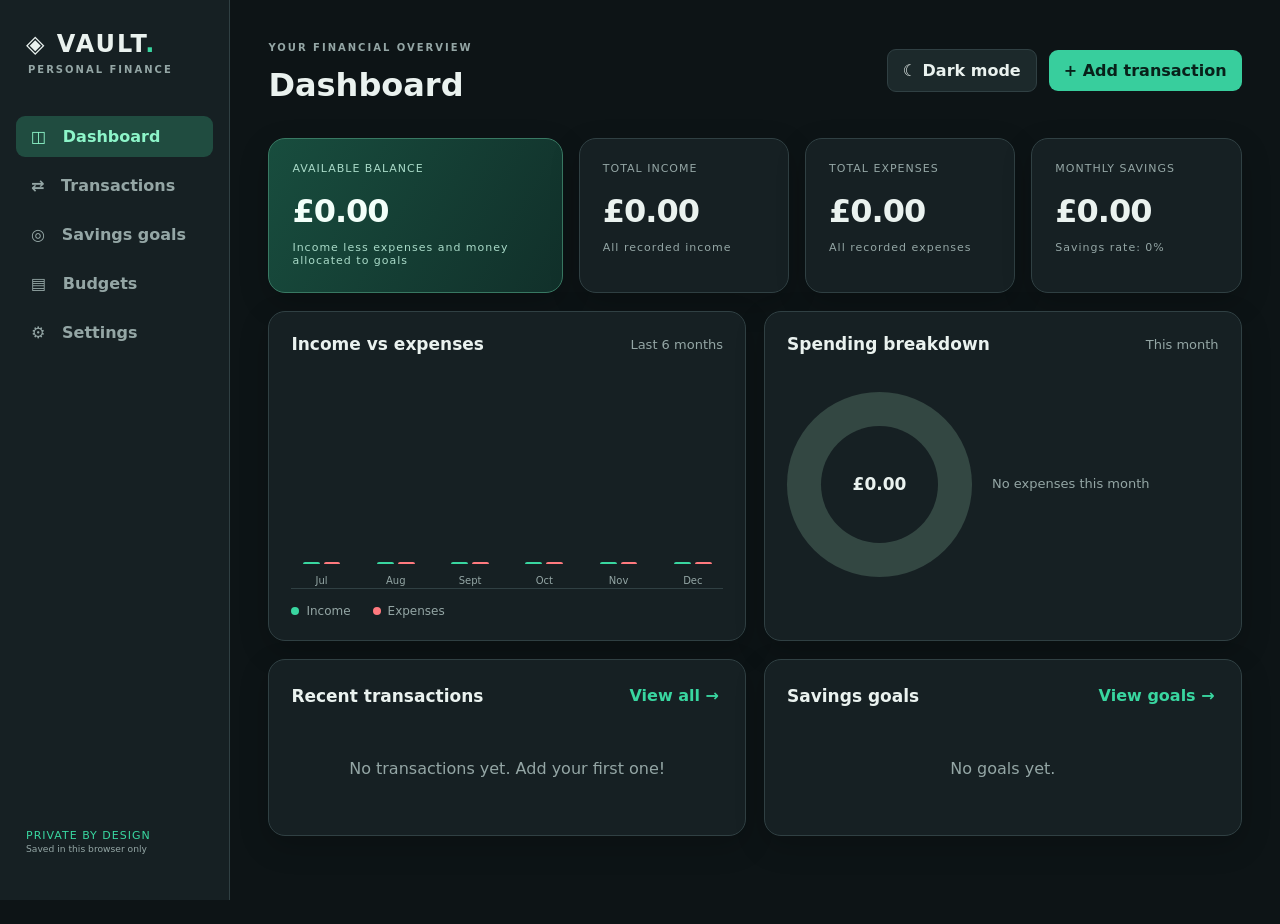
<file: personal-money-tracker/index.html>
<!doctype html><html lang="en"><head><meta charset="utf-8"><meta name="viewport" content="width=device-width,initial-scale=1"><title>Vault Finance</title><meta name="theme-color" content="#0d1416"><meta name="apple-mobile-web-app-capable" content="yes"><meta name="apple-mobile-web-app-status-bar-style" content="black-translucent"><meta name="apple-mobile-web-app-title" content="Vault"><link rel="manifest" href="manifest.webmanifest"><link rel="icon" href="icon.svg" type="image/svg+xml"><link rel="stylesheet" href="style.css"></head><body>
<aside class="sidebar"><div class="logo">◈ <span>VAULT<span class="accent">.</span></span></div><p class="sidecap">PERSONAL FINANCE</p><nav aria-label="Main navigation"><button class="nav active" data-page="dashboard">◫ &nbsp; Dashboard</button><button class="nav" data-page="transactions">⇄ &nbsp; Transactions</button><button class="nav" data-page="goals">◎ &nbsp; Savings goals</button><button class="nav" data-page="budgets">▤ &nbsp; Budgets</button><button class="nav" data-page="settings">⚙ &nbsp; Settings</button></nav><div class="sidefoot">PRIVATE BY DESIGN<br><small>Saved in this browser only</small></div></aside>
<main><header><div><p class="eyebrow">YOUR FINANCIAL OVERVIEW</p><h1 id="heading">Dashboard</h1></div><div class="header-actions"><span id="demo-pill" class="pill hidden">DEMO DATA</span><button id="theme" class="secondary" aria-label="Toggle theme">☾ Theme</button><button id="quick-add" class="primary">+ Add transaction</button></div></header>
<section id="dashboard" class="page active"><div class="summary"><article class="metric hero"><span>AVAILABLE BALANCE</span><strong id="balance">£0.00</strong><small>Income less expenses and money allocated to goals</small></article><article class="metric"><span>TOTAL INCOME</span><strong id="income">£0.00</strong><small>All recorded income</small></article><article class="metric"><span>TOTAL EXPENSES</span><strong id="expenses">£0.00</strong><small>All recorded expenses</small></article><article class="metric"><span>MONTHLY SAVINGS</span><strong id="monthly-savings">£0.00</strong><small id="savings-rate">Savings rate: 0%</small></article></div>
<div class="grid-two"><article class="panel"><div class="panelhead"><h2>Income vs expenses</h2><span>Last 6 months</span></div><div id="bars" class="bars" role="img" aria-label="Income and expense chart"></div><div class="legend"><i class="dot green"></i> Income <i class="dot red"></i> Expenses</div></article><article class="panel"><div class="panelhead"><h2>Spending breakdown</h2><span>This month</span></div><div class="donutrow"><div id="donut" class="donut"><div id="donut-total">£0</div></div><div id="donut-legend" class="donut-legend"></div></div></article></div><div class="grid-two"><article class="panel"><div class="panelhead"><h2>Recent transactions</h2><button class="link" data-goto="transactions">View all →</button></div><div id="recent"></div></article><article class="panel"><div class="panelhead"><h2>Savings goals</h2><button class="link" data-goto="goals">View goals →</button></div><div id="goal-preview"></div></article></div></section>
<section id="transactions" class="page"><div class="panel"><div class="panelhead"><h2>Transaction history</h2><button id="export" class="secondary">Export CSV ↓</button></div><div class="filters"><input id="search" placeholder="Search transactions…" aria-label="Search transactions"><input type="month" id="month" aria-label="Filter by month"><select id="filter-type" aria-label="Filter by type"><option value="all">All types</option><option value="income">Income</option><option value="expense">Expenses</option></select><select id="sort" aria-label="Sort transactions"><option value="newest">Newest first</option><option value="oldest">Oldest first</option><option value="high">Highest amount</option><option value="low">Lowest amount</option></select><button id="clear-filters" class="secondary">Clear</button></div><div id="transaction-list"></div></div><div class="panel"><h2>Recurring transactions</h2><p class="muted">Automatically generated on app launch, with duplicate prevention. Open the app periodically to catch up.</p><div id="recurring-list"></div></div></section>
<section id="goals" class="page"><div class="panel"><div class="panelhead"><h2>Your savings goals</h2><button id="new-goal" class="primary">+ New goal</button></div><p class="muted">Contributions move money from available balance into a goal. Withdrawals move it back. They are not expenses.</p><div id="goals-list" class="goal-grid"></div></div></section>
<section id="budgets" class="page"><div class="panel"><div class="panelhead"><h2>Monthly budgets</h2><button id="new-budget" class="primary">+ Set budget</button></div><p class="muted">Limits apply to expense categories in the current calendar month.</p><div id="budgets-list"></div></div></section>
<section id="settings" class="page"><div class="panel"><h2>Categories</h2><div id="categories-list" class="category-list"></div><form id="category-form" class="inline-form"><input id="category-name" placeholder="New category" maxlength="30" required><select id="category-kind"><option value="expense">Expense</option><option value="income">Income</option></select><input id="category-icon" placeholder="Emoji" maxlength="4" value="✦" aria-label="Category icon"><input id="category-color" type="color" value="#33c99b" aria-label="Category colour"><button class="primary">Add category</button></form></div><div class="panel"><h2>Data and privacy</h2><p class="muted">Data stays in this browser's localStorage. There is no cloud sync or account. Clearing browser data or using another device can remove your records. Export CSV regularly for backups.</p><div class="settings-actions"><label class="secondary file-label">Import CSV <input id="import" type="file" accept=".csv,text/csv" hidden></label><button id="load-demo" class="secondary">Load demo data</button><button id="clear-demo" class="secondary">Clear demo data</button><button id="reset" class="danger">Erase all data</button></div></div></section>
</main><dialog id="modal"><form id="entry-form"><div class="modalhead"><h2 id="modal-title">Add transaction</h2><button type="button" id="close" class="secondary" aria-label="Close">✕</button></div><div id="fields"></div><div class="modal-actions"><button type="button" id="cancel" class="secondary">Cancel</button><button type="submit" class="primary">Save</button></div></form></dialog><div id="toast" role="status" aria-live="polite"></div><script src="script.js"></script><script>if("serviceWorker" in navigator && location.protocol.startsWith("http"))window.addEventListener("load",()=>navigator.serviceWorker.register("./sw.js").catch(()=>{}));</script></body></html>
</file>
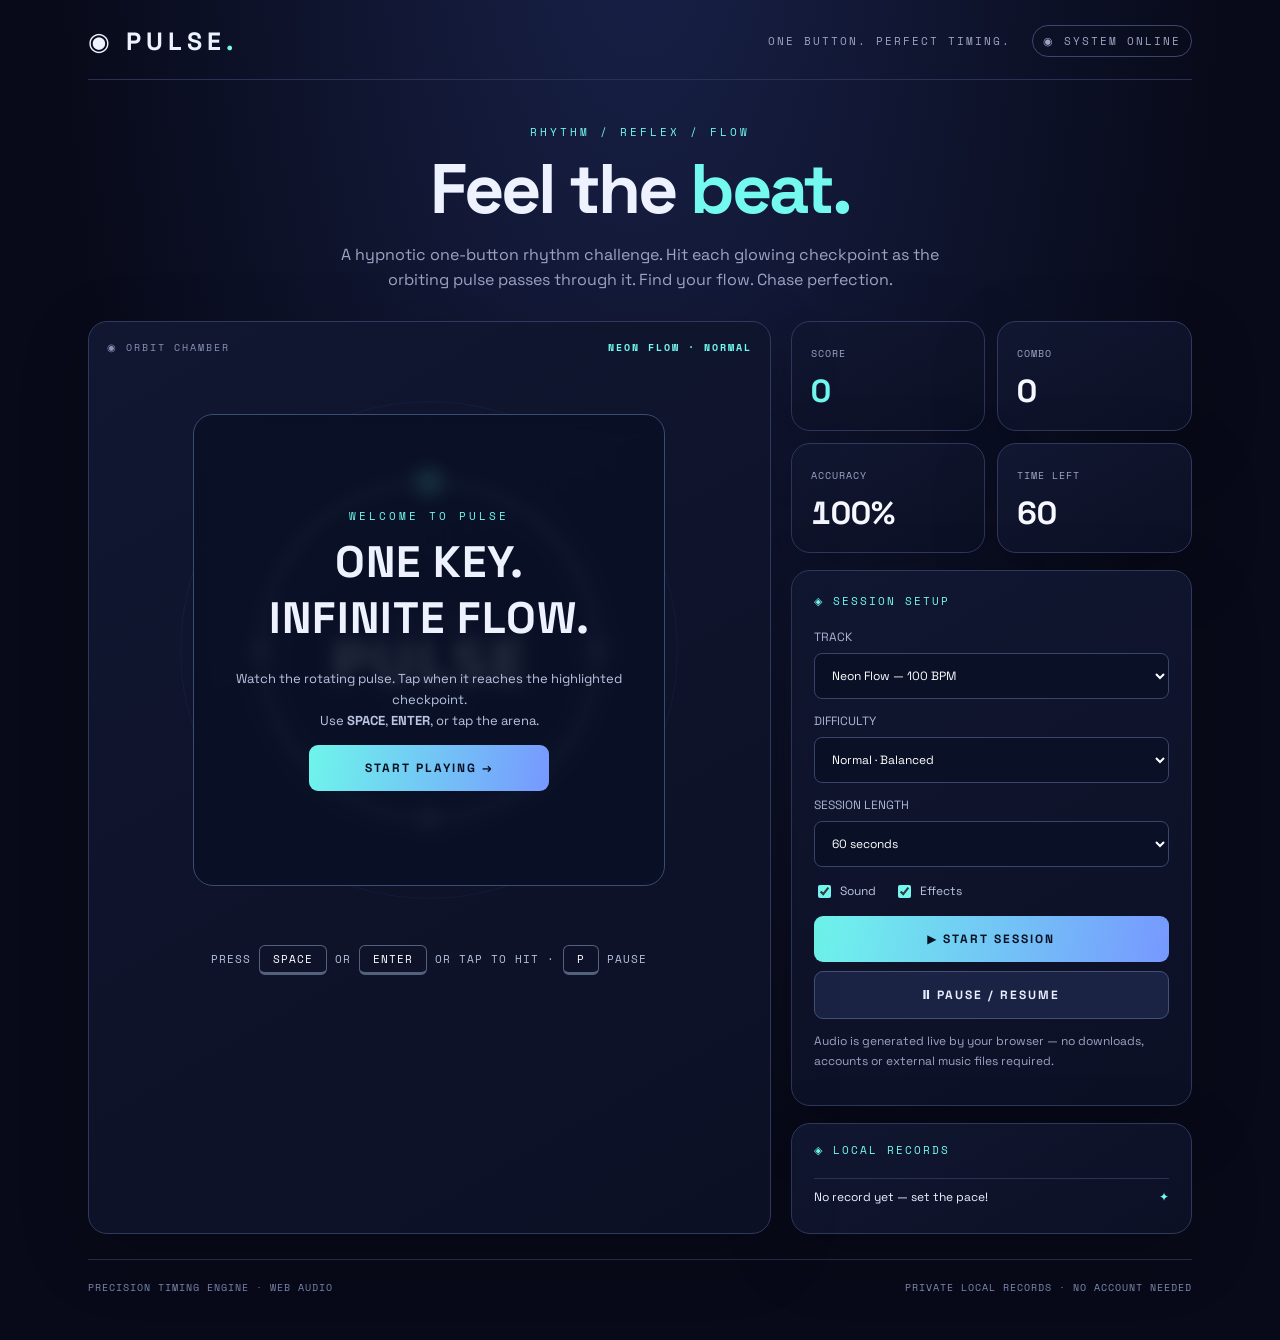
<file: pulse-rhythm/index.html>
<!doctype html><html lang="en"><head><meta charset="utf-8"><meta name="viewport" content="width=device-width,initial-scale=1"><meta name="theme-color" content="#080a19"><title>PULSE — One Button Rhythm</title><style>
@import url('https://fonts.googleapis.com/css2?family=Space+Grotesk:wght@400;500;600;700&family=Space+Mono:wght@400;700&display=swap');
:root{font-family:'Space Grotesk',system-ui,sans-serif;color:#eef2ff;background:#070918;--a:#73f9f0;--b:#a482ff;--muted:#9da4c3}*{box-sizing:border-box}body{margin:0;min-height:100vh;overflow-x:hidden;background:radial-gradient(ellipse at 50% -10%,#182148,#080a19 65%);color:#eef2ff}button,select,input{font:inherit}button{cursor:pointer}button:focus-visible,select:focus-visible,input:focus-visible{outline:2px solid var(--a);outline-offset:3px}.shell{max-width:1160px;margin:auto;padding:25px 28px}.top{display:flex;justify-content:space-between;align-items:center;border-bottom:1px solid #2c3055;padding-bottom:22px}.brand{font-weight:700;font-size:25px;letter-spacing:5px}.brand span{color:var(--a)}.topright{font:11px 'Space Mono',monospace;letter-spacing:2px;color:var(--muted)}.pill{display:inline-block;padding:7px 10px;border:1px solid #3b476d;border-radius:30px;margin-left:12px}.hero{text-align:center;margin:44px auto 28px}.eyebrow{color:var(--a);font:11px 'Space Mono',monospace;letter-spacing:3px}.hero h1{font-size:clamp(38px,6vw,70px);letter-spacing:-3px;line-height:1.05;margin:12px 0}.hero h1 em{font-style:normal;color:var(--a)}.hero p{color:var(--muted);max-width:620px;margin:16px auto;line-height:1.6}.layout{display:grid;grid-template-columns:minmax(0,1.7fr) minmax(270px,1fr);gap:20px}.panel{background:linear-gradient(150deg,#111731,#0c1025);border:1px solid #30395d;border-radius:19px;box-shadow:0 20px 70px #0003}.arena-wrap{padding:18px;position:relative}.arena-header{display:flex;justify-content:space-between;color:#8792b5;font:10px 'Space Mono',monospace;letter-spacing:2px}.arena-header strong{color:var(--a)}#stage{position:relative;aspect-ratio:1;max-height:590px;margin:0 auto;display:flex;align-items:center;justify-content:center;touch-action:manipulation;user-select:none}canvas{width:100%;height:100%;display:block}#feedback{position:absolute;top:18%;left:0;right:0;text-align:center;font-size:30px;font-weight:700;letter-spacing:3px;pointer-events:none;opacity:0;text-shadow:0 0 20px currentColor}#feedback.pop{animation:pop .5s ease-out}@keyframes pop{0%{opacity:0;transform:translateY(12px) scale(.8)}25%{opacity:1;transform:translateY(0) scale(1.07)}100%{opacity:0;transform:translateY(-20px) scale(1)}}.arena-bottom{text-align:center;color:#b6c3de;font:11px 'Space Mono',monospace;letter-spacing:1px;padding-bottom:12px}.key{display:inline-block;border:1px solid #53617c;border-bottom:3px solid #53617c;padding:5px 13px;border-radius:6px;color:#fff}.sidebar{display:flex;flex-direction:column;gap:17px}.stats{display:grid;grid-template-columns:1fr 1fr;gap:12px}.stat{padding:19px}.stat small{font:10px 'Space Mono',monospace;letter-spacing:1px;color:var(--muted)}.stat strong{display:block;font-size:32px;margin-top:9px;color:#f6f7ff;font-variant-numeric:tabular-nums}.stat strong.accent{color:var(--a)}.controls{padding:22px}.section-label{font:11px 'Space Mono',monospace;color:var(--a);letter-spacing:2px;margin-bottom:20px}.field{display:block;margin:14px 0;color:#aab4d2;font-size:12px}.field select{display:block;width:100%;background:#0a1026;color:#fff;border:1px solid #394569;padding:13px;margin-top:8px;border-radius:8px}.btn{width:100%;padding:15px 18px;border-radius:9px;border:0;font-weight:700;letter-spacing:2px;font-size:12px;transition:transform .15s,filter .15s}.btn:hover{transform:translateY(-2px);filter:brightness(1.13)}.primary{background:linear-gradient(100deg,#6ef5eb,#7798ff);color:#071022}.secondary{background:#1a2343;border:1px solid #435178;color:#e9eeff;margin-top:9px}.controls p,.foot{color:var(--muted);font-size:12px;line-height:1.7}.checks{display:flex;gap:18px;margin:15px 0;color:#bbc5df;font-size:12px}.checks label{display:flex;align-items:center;gap:6px}.checks input{accent-color:var(--a)}.best{padding:18px 22px}.best-row{display:flex;justify-content:space-between;gap:8px;padding:10px 0;border-top:1px solid #293353;font-size:12px}.best-row b{color:var(--a)}.overlay{position:absolute;inset:10%;display:flex;align-items:center;justify-content:center;flex-direction:column;z-index:2;text-align:center;background:#0a1025df;border:1px solid #3a4c71;border-radius:20px;backdrop-filter:blur(8px);padding:20px}.overlay.hidden{display:none}.overlay h2{font-size:clamp(26px,4vw,44px);margin:10px 0;letter-spacing:1px}.overlay p{font-size:13px;line-height:1.6;color:#bac4e2}.overlay .btn{max-width:240px}.result-list{display:grid;grid-template-columns:1fr 1fr;gap:8px;margin:15px 0;width:100%;max-width:320px}.result-list div{background:#1b2446;border-radius:9px;padding:12px}.result-list small{display:block;font-size:10px;color:var(--muted)}.result-list strong{display:block;font-size:21px;color:var(--a);margin-top:4px}.footer{display:flex;justify-content:space-between;gap:10px;border-top:1px solid #252e4e;margin-top:25px;padding:20px 0;color:#7c8aae;font:10px 'Space Mono',monospace;letter-spacing:1px}.hidden{display:none!important}@media(max-width:800px){.layout{grid-template-columns:1fr}.shell{padding:15px}.hero{margin:28px auto}.topright{display:none}.stats{grid-template-columns:repeat(4,1fr)}.stat{padding:12px}.stat strong{font-size:23px}.stat small{font-size:8px}.footer{display:block;text-align:center}.footer span{display:block;margin:7px}}@media(max-width:440px){.stats{grid-template-columns:1fr 1fr}.overlay{inset:3%}.hero h1{letter-spacing:-1px}}
</style></head><body><div class="shell"><header class="top"><div class="brand">◉ PULSE<span>.</span></div><div class="topright">ONE BUTTON. PERFECT TIMING. <span class="pill">◉ SYSTEM ONLINE</span></div></header><section class="hero"><div class="eyebrow">RHYTHM / REFLEX / FLOW</div><h1>Feel the <em>beat.</em></h1><p>A hypnotic one-button rhythm challenge. Hit each glowing checkpoint as the orbiting pulse passes through it. Find your flow. Chase perfection.</p></section><div class="layout"><section class="panel arena-wrap"><div class="arena-header"><span>◉ ORBIT CHAMBER</span><strong id="trackLabel">NEON FLOW · NORMAL</strong></div><div id="stage" role="application" aria-label="Rhythm arena; press Space, Enter or tap to hit"><canvas id="canvas" width="720" height="720"></canvas><div id="feedback" aria-live="polite"></div><div id="overlay" class="overlay"><div class="eyebrow">WELCOME TO PULSE</div><h2>ONE KEY.<br>INFINITE FLOW.</h2><p>Watch the rotating pulse. Tap when it reaches the highlighted checkpoint.<br>Use <b>SPACE</b>, <b>ENTER</b>, or tap the arena.</p><button id="overlayStart" class="btn primary">START PLAYING →</button></div></div><div class="arena-bottom">PRESS <span class="key">SPACE</span> OR <span class="key">ENTER</span> OR TAP TO HIT · <span class="key">P</span> PAUSE</div></section><aside class="sidebar"><div class="stats"><div class="panel stat"><small>SCORE</small><strong class="accent" id="score">0</strong></div><div class="panel stat"><small>COMBO</small><strong id="combo">0</strong></div><div class="panel stat"><small>ACCURACY</small><strong id="accuracy">100%</strong></div><div class="panel stat"><small>TIME LEFT</small><strong id="time">60</strong></div></div><div class="panel controls"><div class="section-label">◈ SESSION SETUP</div><label class="field">TRACK<select id="track"><option value="flow">Neon Flow — 100 BPM</option><option value="rush">Afterburn — 135 BPM</option><option value="hyper">Overdrive — 165 BPM</option></select></label><label class="field">DIFFICULTY<select id="difficulty"><option value="easy">Casual · Wide timing window</option><option value="normal" selected>Normal · Balanced</option><option value="hard">Expert · Tight timing window</option></select></label><label class="field">SESSION LENGTH<select id="duration"><option value="30">30 seconds</option><option value="60" selected>60 seconds</option><option value="90">90 seconds</option></select></label><div class="checks"><label><input id="sound" type="checkbox" checked> Sound</label><label><input id="effects" type="checkbox" checked> Effects</label></div><button id="start" class="btn primary">▶ START SESSION</button><button id="pause" class="btn secondary">Ⅱ PAUSE / RESUME</button><p>Audio is generated live by your browser — no downloads, accounts or external music files required.</p></div><div class="panel best"><div class="section-label">◈ LOCAL RECORDS</div><div id="records"></div></div></aside></div><footer class="footer"><span>PRECISION TIMING ENGINE · WEB AUDIO</span><span>PRIVATE LOCAL RECORDS · NO ACCOUNT NEEDED</span></footer></div><script>
(()=>{'use strict';const $=id=>document.getElementById(id),cv=$('canvas'),ctx=cv.getContext('2d'),TAU=Math.PI*2,tracks={flow:{name:'NEON FLOW',bpm:100,color:'#73f9f0'},rush:{name:'AFTERBURN',bpm:135,color:'#ffa779'},hyper:{name:'OVERDRIVE',bpm:165,color:'#ba8bff'}},windows={easy:130,normal:92,hard:60};let state='menu',game=null,raf=0,audio=null,records={},last=0,particles=[];try{records=JSON.parse(localStorage.getItem('pulse-records-v1'))||{}}catch{}const save=()=>{try{localStorage.setItem('pulse-records-v1',JSON.stringify(records))}catch{}};function audioInit(){if(!$('sound').checked)return;try{audio=audio||new(window.AudioContext||window.webkitAudioContext)();audio.resume()}catch{}}function tone(freq,duration=.09,type='sine',volume=.09){if(!audio||!$('sound').checked)return;const t=audio.currentTime,o=audio.createOscillator(),g=audio.createGain();o.type=type;o.frequency.setValueAtTime(freq,t);g.gain.setValueAtTime(volume,t);g.gain.exponentialRampToValueAtTime(.0001,t+duration);o.connect(g).connect(audio.destination);o.start(t);o.stop(t+duration+.01)}function percussion(accent){tone(accent?115:205,accent?.16:.075,'triangle',accent?.16:.045)}function hitSound(kind){tone(kind==='PERFECT'?880:kind==='GREAT'?700:500,.16,'sine',.09)}function choose(){return tracks[$('track').value]||tracks.flow}function phaseAt(t){return game?((t-game.start)/game.beatMs)%1:0}function stats(){if(!game)return;$('score').textContent=game.score.toLocaleString();$('combo').textContent=game.combo;$('accuracy').textContent=(game.total?Math.round(game.quality/game.total*100):100)+'%';$('time').textContent=Math.ceil(Math.max(0,game.end-performance.now())/1000)}function recordsView(){const key=$('track').value+'-'+$('difficulty').value+'-'+$('duration').value,r=records[key];$('records').innerHTML=r?'<div class="best-row"><span>BEST SCORE</span><b>'+r.score.toLocaleString()+'</b></div><div class="best-row"><span>BEST COMBO</span><b>'+r.combo+'</b></div><div class="best-row"><span>ACCURACY</span><b>'+r.accuracy+'%</b></div>':'<div class="best-row"><span>No record yet — set the pace!</span><b>✦</b></div>';$('trackLabel').textContent=choose().name+' · '+$('difficulty').value.toUpperCase()}['track','difficulty','duration'].forEach(id=>$(id).addEventListener('change',recordsView));recordsView();function overlay(title,body,button='PLAY AGAIN →',handler=start){$('overlay').classList.remove('hidden');$('overlay').innerHTML='<div class="eyebrow">PULSE / RHYTHM ENGINE</div><h2>'+title+'</h2><p>'+body+'</p><button id="overlayAction" class="btn primary">'+button+'</button>';$('overlayAction').onclick=handler}function start(){cancelAnimationFrame(raf);audioInit();const t=performance.now(),track=choose(),beatMs=60000/track.bpm,duration=Number($('duration').value)*1000;game={track: $('track').value,difficulty:$('difficulty').value,duration:Number($('duration').value),beatMs,start:t+2400,end:t+2400+duration,nextBeat:0,lastTarget:0,score:0,combo:0,bestCombo:0,total:0,quality:0,perfect:0,great:0,good:0,miss:0,hitSet:new Set(),resolved:0,pausedAt:0,trackColor:track.color};particles=[];state='countdown';$('overlay').classList.add('hidden');$('trackLabel').textContent=track.name+' · '+$('difficulty').value.toUpperCase();stats();last=t;raf=requestAnimationFrame(frame)}function pause(){if(!game||state==='menu'||state==='results')return;if(state==='paused'){const delta=performance.now()-game.pausedAt;game.start+=delta;game.end+=delta;state=game.resumeState;$('overlay').classList.add('hidden');last=performance.now();raf=requestAnimationFrame(frame)}else{game.resumeState=state;state='paused';game.pausedAt=performance.now();cancelAnimationFrame(raf);overlay('PAUSED','Your rhythm is waiting. Press P or resume when ready.','RESUME →',pause)}}function end(){if(!game||state==='results')return;state='results';cancelAnimationFrame(raf);const accuracy=game.total?Math.round(game.quality/game.total*100):100,key=game.track+'-'+game.difficulty+'-'+game.duration,prev=records[key],newBest=!prev||game.score>prev.score;if(newBest){records[key]={score:game.score,combo:game.bestCombo,accuracy};save()}recordsView();const body='<div class="result-list"><div><small>SCORE</small><strong>'+game.score.toLocaleString()+'</strong></div><div><small>ACCURACY</small><strong>'+accuracy+'%</strong></div><div><small>MAX COMBO</small><strong>'+game.bestCombo+'</strong></div><div><small>PERFECT / GREAT</small><strong>'+game.perfect+' / '+game.great+'</strong></div><div><small>GOOD</small><strong>'+game.good+'</strong></div><div><small>MISSES</small><strong>'+game.miss+'</strong></div></div>'+(newBest?'★ NEW PERSONAL BEST':'Keep training to beat your record');overlay(newBest?'NEW RECORD!':'SESSION COMPLETE',body)}function feedback(text,color){const f=$('feedback');f.textContent=text;f.style.color=color;f.classList.remove('pop');void f.offsetWidth;f.classList.add('pop')}function burst(x,y,color){if(!$('effects').checked)return;for(let i=0;i<18;i++){const a=Math.random()*TAU,s=60+Math.random()*150;particles.push({x,y,vx:Math.cos(a)*s,vy:Math.sin(a)*s,life:1,color})}}function judge(){if(!game||state!=='playing')return;const t=performance.now(),relative=(t-game.start)/game.beatMs,nearest=Math.round(relative),delta=Math.abs(relative-nearest)*game.beatMs,window=windows[game.difficulty];if(nearest<0||game.hitSet.has(nearest)||delta>window){game.combo=0;feedback('MISS','#ff678b');tone(160,.07,'sawtooth',.025);stats();return}game.hitSet.add(nearest);game.total++;let grade,points,quality;if(delta<=Math.min(32,window*.35)){grade='PERFECT';points=300;quality=1;game.perfect++}else if(delta<=window*.68){grade='GREAT';points=180;quality=.7;game.great++}else{grade='GOOD';points=90;quality=.4;game.good++}game.combo++;game.bestCombo=Math.max(game.combo,game.bestCombo);game.score+=points+Math.min(game.combo,50)*5;game.quality+=quality;feedback(grade,grade==='PERFECT'?'#73f9f0':grade==='GREAT'?'#a482ff':'#ffd08a');hitSound(grade);const a=-Math.PI/2+nearest*Math.PI/2;burst(360+Math.cos(a)*205,360+Math.sin(a)*205,game.trackColor);stats()}function missBeat(index){if(game.hitSet.has(index))return;game.total++;game.miss++;game.combo=0;feedback('MISS','#ff678b');stats()}function frame(t){if(!game)return;const dt=Math.min((t-last)/1000,.05);last=t;if(state==='countdown'&&t>=game.start){state='playing';game.nextBeat=0;game.resolved=-1}if(state==='playing'){while(game.nextBeat<=Math.floor((t-game.start)/game.beatMs)&&game.nextBeat<game.duration*1000/game.beatMs){percussion(game.nextBeat%4===0);game.nextBeat++}const beatCount=Math.ceil(game.duration*1000/game.beatMs);while(game.resolved+1<beatCount&&game.start+(game.resolved+1)*game.beatMs+windows[game.difficulty]<t){game.resolved++;missBeat(game.resolved)}if(t>=game.end+windows[game.difficulty]){end();return}}particles=particles.filter(p=>{p.x+=p.vx*dt;p.y+=p.vy*dt;p.life-=dt*2.3;return p.life>0});draw(t);if(state!=='paused'&&state!=='results'){if(game&&t-lastHud>80){stats();lastHud=t}raf=requestAnimationFrame(frame)}}let lastHud=0;function draw(t){ctx.clearRect(0,0,720,720);const cx=360,cy=360,r=205;ctx.save();ctx.translate(cx,cy);for(let i=0;i<9;i++){ctx.strokeStyle='rgba(109,139,216,'+(.03+i*.008)+')';ctx.lineWidth=1;ctx.beginPath();ctx.arc(0,0,55+i*31,0,TAU);ctx.stroke()}ctx.strokeStyle='#344065';ctx.lineWidth=17;ctx.beginPath();ctx.arc(0,0,r,0,TAU);ctx.stroke();let rel=0;if(game){rel=(t-game.start)/game.beatMs;const a=-Math.PI/2+rel*Math.PI/2;ctx.beginPath();ctx.arc(0,0,r,-Math.PI/2,a,false);ctx.strokeStyle=game.trackColor;ctx.lineWidth=5;ctx.shadowColor=game.trackColor;ctx.shadowBlur=20;ctx.stroke();ctx.shadowBlur=0;const next=Math.max(0,Math.ceil(rel)),angle=-Math.PI/2+next*Math.PI/2;for(let k=0;k<4;k++){const aa=-Math.PI/2+k*Math.PI/2,x=Math.cos(aa)*r,y=Math.sin(aa)*r;ctx.beginPath();ctx.arc(x,y,12,0,TAU);ctx.fillStyle='#263554';ctx.fill()}if(state==='playing'||state==='countdown'){const x=Math.cos(angle)*r,y=Math.sin(angle)*r;ctx.beginPath();ctx.arc(x,y,26,0,TAU);ctx.fillStyle=game.trackColor+'22';ctx.fill();ctx.beginPath();ctx.arc(x,y,15,0,TAU);ctx.fillStyle=game.trackColor;ctx.shadowColor=game.trackColor;ctx.shadowBlur=22;ctx.fill();ctx.shadowBlur=0;const px=Math.cos(a)*r,py=Math.sin(a)*r;ctx.beginPath();ctx.arc(px,py,20,0,TAU);ctx.fillStyle='#fff';ctx.shadowColor=game.trackColor;ctx.shadowBlur=30;ctx.fill();ctx.shadowBlur=0;ctx.beginPath();ctx.arc(px,py,11,0,TAU);ctx.fillStyle=game.trackColor;ctx.fill()}}else{for(let i=0;i<4;i++){const a=-Math.PI/2+i*Math.PI/2;ctx.beginPath();ctx.arc(Math.cos(a)*r,Math.sin(a)*r,17,0,TAU);ctx.fillStyle=i===0?'#73f9f0':'#465275';ctx.fill()}}ctx.textAlign='center';ctx.fillStyle='#91a0c7';ctx.font='15px Space Mono,monospace';ctx.fillText(state==='countdown'?'GET READY':state==='playing'?'KEEP THE FLOW':state==='paused'?'PAUSED':'ONE BUTTON',0,-27);ctx.fillStyle='#f1f5ff';ctx.font='bold 67px Space Grotesk,system-ui';const center=state==='countdown'?String(Math.max(1,Math.ceil((game.start-t)/1000))):state==='playing'?String(game.combo):'PULSE';ctx.fillText(center,0,39);ctx.font='13px Space Mono,monospace';ctx.fillStyle='#78e9e9';ctx.fillText(state==='playing'?'COMBO':state==='countdown'?'ON THE BEAT':'SPACE / TAP',0,70);ctx.restore();for(const p of particles){ctx.globalAlpha=p.life;ctx.fillStyle=p.color;ctx.fillRect(p.x-3,p.y-3,6,6)}ctx.globalAlpha=1}draw(performance.now());function action(e){if(e){if(e.repeat)return;if(e.type==='keydown'&&['Space','Enter'].includes(e.code)){if(['SELECT','INPUT'].includes(document.activeElement?.tagName))return;e.preventDefault()}else if(e.type==='keydown')return}if(state==='playing')judge();else if(state==='menu')start()}document.addEventListener('keydown',e=>{if(e.code==='KeyP'){e.preventDefault();pause();return}action(e)});$('stage').addEventListener('pointerdown',e=>{if(e.target.closest('button'))return;action()});$('start').onclick=start;$('pause').onclick=pause;$('overlayStart').onclick=start;document.addEventListener('visibilitychange',()=>{if(document.hidden&&['playing','countdown'].includes(state))pause()});
})();
</script></body></html>
</file>
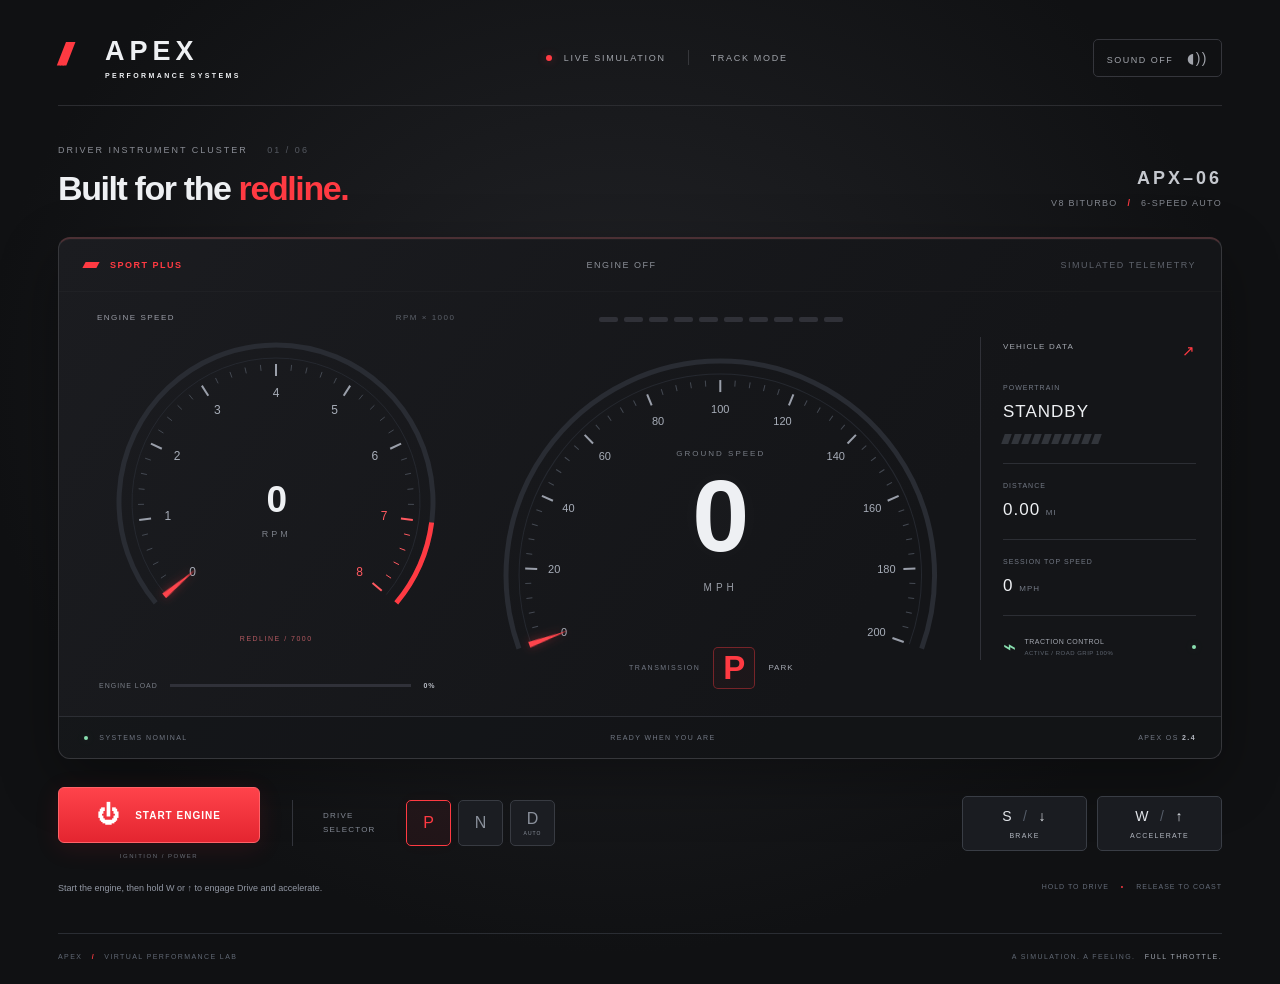
<file: racing-dashboard/index.html>
<!doctype html>
<html lang="en">
<head>
  <meta charset="utf-8">
  <meta name="viewport" content="width=device-width, initial-scale=1">
  <meta name="theme-color" content="#101113">
  <title>Apex / Racing Dashboard</title>
  <link rel="stylesheet" href="style.css">
  <script src="script.js" defer></script>
</head>
<body>
  <main class="cockpit">
    <header class="topbar">
      <a class="brand" href="index.html" aria-label="Apex dashboard"><span class="brand-mark">///</span> APEX<span class="brand-sub">PERFORMANCE SYSTEMS</span></a>
      <div class="session"><span class="live-dot"></span> LIVE SIMULATION <span class="session-line"></span> <span>TRACK MODE</span></div>
      <button id="mute" class="sound-button" aria-pressed="true">SOUND OFF <span>◖))</span></button>
    </header>

    <section class="intro">
      <div><p class="eyebrow">DRIVER INSTRUMENT CLUSTER <span>01 / 06</span></p><h1>Built for the <em>redline.</em></h1></div>
      <div class="vehicle"><span class="vehicle-code">APX–06</span><span>V8 BITURBO <b> / </b> 6-SPEED AUTO</span></div>
    </section>

    <section class="dashboard" aria-label="Live vehicle instruments">
      <div class="cluster-top"><span><i></i> SPORT PLUS</span><span id="engine-status" role="status">ENGINE OFF</span><span class="temperature">SIMULATED TELEMETRY</span></div>
      <div class="instruments">
        <section class="rpm-instrument" aria-label="Engine RPM">
          <div class="instrument-label">ENGINE SPEED <span>RPM × 1000</span></div>
          <div class="tachometer">
            <svg id="rpm-dial" viewBox="0 0 360 360" aria-hidden="true"></svg>
            <div class="rpm-center"><span id="rpm-value">0</span><small>RPM</small></div>
            <div class="redline-label">REDLINE / 7000</div>
          </div>
          <div class="rpm-footer"><span>ENGINE LOAD</span><div class="load-track"><div id="load-bar"></div></div><b id="load-value">0%</b></div>
        </section>

        <section class="speed-instrument" aria-label="Vehicle speed">
          <div class="shift-lights" id="shift-lights" aria-label="Shift lights"></div>
          <div class="speed-dial"><svg id="speed-dial" viewBox="0 0 480 350" aria-hidden="true"></svg><div class="speed-display"><span class="speed-caption">GROUND SPEED</span><strong id="speed-value">0</strong><span class="speed-unit">MPH</span></div></div>
          <div class="drive-state"><span class="gear-caption">TRANSMISSION</span><strong id="gear-value">P</strong><span id="drive-label">PARK</span></div>
        </section>

        <aside class="telemetry">
          <div class="telemetry-heading">VEHICLE DATA <span>↗</span></div>
          <div class="data-row"><span>POWERTRAIN</span><strong id="powertrain">STANDBY</strong><div class="mini-bars"><i></i><i></i><i></i><i></i><i></i><i></i><i></i><i></i><i></i><i></i></div></div>
          <div class="data-row"><span>DISTANCE</span><strong><b id="distance-value">0.00</b> <small>MI</small></strong></div>
          <div class="data-row"><span>SESSION TOP SPEED</span><strong><b id="top-speed">0</b> <small>MPH</small></strong></div>
          <div class="traction"><span class="traction-icon">⌁</span><div>TRACTION CONTROL<small>ACTIVE / ROAD GRIP 100%</small></div><span class="green-dot"></span></div>
        </aside>
      </div>
      <div class="cluster-bottom"><span><i class="green-dot"></i> SYSTEMS NOMINAL</span><span id="motion-status">READY WHEN YOU ARE</span><span>APEX OS <b>2.4</b></span></div>
    </section>

    <section class="control-deck" aria-label="Driving controls">
      <div class="engine-control"><button id="engine-button" class="engine-button" aria-pressed="false"><span class="power-symbol">⏻</span><span id="engine-button-label">START ENGINE</span></button><span class="control-note">IGNITION / POWER</span></div>
      <div class="selector-control"><span class="control-title">DRIVE SELECTOR</span><div class="selector" role="group" aria-label="Transmission mode"><button data-mode="P" class="selected" aria-pressed="true">P</button><button data-mode="N" aria-pressed="false">N</button><button data-mode="D" aria-pressed="false">D<span>AUTO</span></button></div></div>
      <div class="pedals"><button id="brake" class="pedal brake"><span>S <b>/</b> ↓</span>BRAKE</button><button id="accelerator" class="pedal accelerator"><span>W <b>/</b> ↑</span>ACCELERATE</button></div>
    </section>
    <div class="help-line"><span id="message" role="status">Start the engine, then hold W or ↑ to engage Drive and accelerate.</span><span class="keyboard-hint">HOLD TO DRIVE <i>•</i> RELEASE TO COAST</span></div>
    <footer><span>APEX <b>/</b> VIRTUAL PERFORMANCE LAB</span><span>A SIMULATION. A FEELING. <span class="footer-red">FULL THROTTLE.</span></span></footer>
  </main>
</body>
</html>
</file>
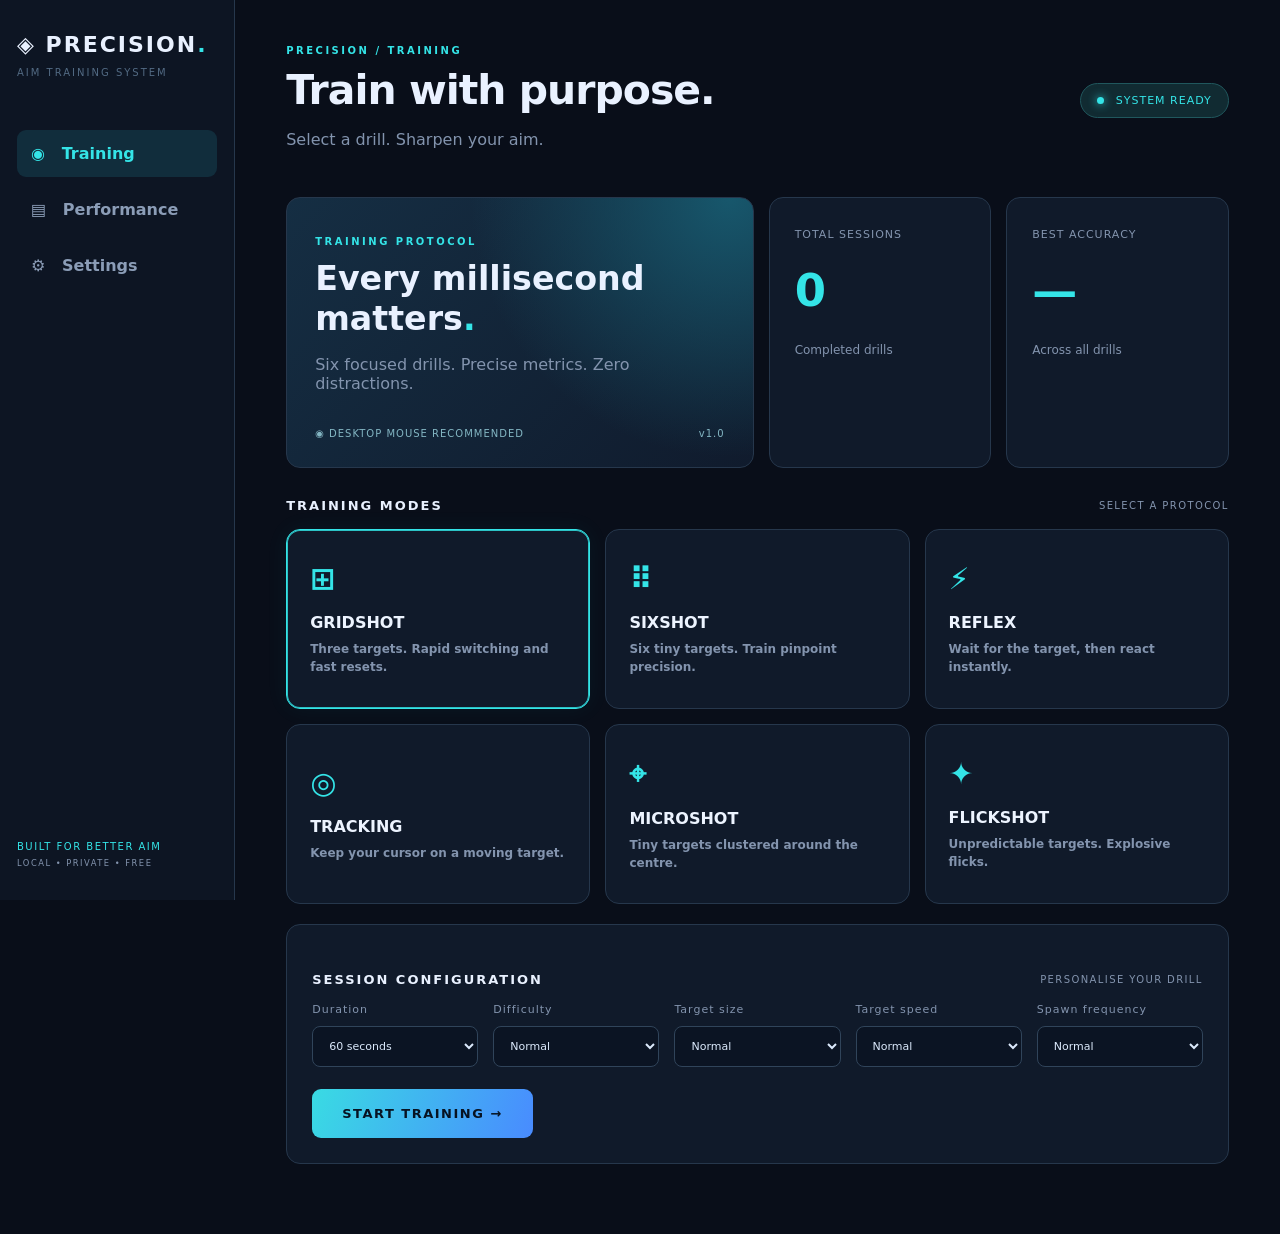
<file: aim-trainer/PRECISION-Open-Me.html>
<!doctype html><html lang="en"><head><meta charset="utf-8"><meta name="viewport" content="width=device-width,initial-scale=1"><meta name="theme-color" content="#080e1b"><title>PRECISION — Aim Trainer</title><style>:root{font-family:Inter,ui-sans-serif,system-ui,Segoe UI,sans-serif;color:#e9f1ff;background:#090e19;--bg:#090e19;--panel:#101a2a;--line:#26374c;--muted:#8394ae;--cyan:#34e4e7;--blue:#568aff;--purple:#ad78ff}*{box-sizing:border-box}body{margin:0;background:var(--bg);color:#e9f1ff}button,select,input{font:inherit}button{cursor:pointer;border:0;border-radius:9px;font-weight:750}button:focus-visible,select:focus-visible,input:focus-visible{outline:2px solid var(--cyan);outline-offset:2px}.app{display:flex;min-height:100vh}aside{position:sticky;top:0;height:100vh;flex:0 0 235px;background:#0d1523;border-right:1px solid var(--line);padding:32px 17px;display:flex;flex-direction:column}.brand{font-size:22px;letter-spacing:2px;font-weight:900}.brand span,.featured h2 span{color:var(--cyan)}.tag{color:#526a83;font-size:10px;letter-spacing:2px;margin-bottom:52px}nav{display:grid;gap:9px}.nav{background:transparent;color:#8b9db7;text-align:left;padding:14px}.nav.active,.nav:hover{color:var(--cyan);background:#112d3c}.aside-foot{margin-top:auto;font-size:10px;letter-spacing:1.5px;color:var(--cyan)}.aside-foot small{display:block;color:var(--muted);margin-top:6px}main{padding:35px clamp(18px,4vw,60px) 70px;max-width:1700px;flex:1;min-width:0}header,.section-head,.feature-bottom,.hud,.arena-footer,.result-actions{display:flex;justify-content:space-between;align-items:center;gap:15px}header{margin-bottom:32px}.eyebrow{font-size:10px;letter-spacing:2.5px;color:var(--cyan);font-weight:800}h1{font-size:clamp(26px,3.2vw,42px);letter-spacing:-1px;margin:8px 0}header p:not(.eyebrow),.featured p:not(.eyebrow){color:var(--muted)}.header-pill{background:#112b32;border:1px solid #20575d;border-radius:30px;padding:10px 16px;font-size:11px;letter-spacing:1px;color:var(--cyan)}.pulse{display:inline-block;width:7px;height:7px;border-radius:50%;background:var(--cyan);box-shadow:0 0 10px var(--cyan);margin-right:7px}.page{display:none}.page.active{display:block}.top-grid{display:grid;grid-template-columns:2.1fr 1fr 1fr;gap:15px;margin-bottom:30px}.featured,.mini-stat,.panel,.mode-card{background:var(--panel);border:1px solid var(--line);border-radius:14px}.featured{padding:28px;background:radial-gradient(circle at 95% 0%,#17576c 0,transparent 50%),linear-gradient(135deg,#152e43,#101b2d)}.featured h2{font-size:clamp(23px,2.6vw,37px);line-height:1.2;margin:12px 0}.feature-bottom{margin-top:35px;font-size:10px;letter-spacing:1px;color:#83b6c3}.mini-stat{padding:25px}.mini-stat small{font-size:11px;color:var(--muted);letter-spacing:1px}.mini-stat strong{display:block;font-size:45px;margin:22px 0;color:var(--cyan)}.mini-stat span{color:var(--muted);font-size:12px}.section-head{margin:22px 0 16px}.section-head h2{font-size:13px;letter-spacing:2px;margin:0}.section-head span{font-size:10px;letter-spacing:1.4px;color:var(--muted)}.modes{display:grid;grid-template-columns:repeat(3,minmax(0,1fr));gap:15px}.mode-card{text-align:left;padding:23px;min-height:180px;color:#edf4ff;transition:transform .2s,border-color .2s}.mode-card:hover{transform:translateY(-3px);border-color:#467a92}.mode-card.selected{border-color:var(--cyan);box-shadow:inset 0 0 0 1px #2cc2c5,0 0 25px #24f0ee0d}.mode-icon{font-size:30px;color:var(--cyan);margin-bottom:17px}.mode-card h3{font-size:16px;margin:0 0 8px}.mode-card p{font-size:12px;color:var(--muted);line-height:1.5;margin:0}.panel{padding:25px;margin-top:20px}.config-grid,.settings-grid{display:grid;grid-template-columns:repeat(5,minmax(0,1fr));gap:15px}.config-grid label,.settings-grid label{display:grid;gap:10px;font-size:11px;letter-spacing:1px;color:var(--muted)}select,input:not([type=checkbox]){width:100%;background:#0b1423;color:#dbe9fb;border:1px solid #30445a;padding:12px;border-radius:8px}.primary{background:linear-gradient(110deg,#39dbe3,#498bff);color:#071322;padding:13px 24px}.primary:hover{filter:brightness(1.13)}.primary.large{margin-top:22px;padding:17px 30px;font-size:13px;letter-spacing:1.5px}.ghost{background:#17253a;color:#c9d8ea;border:1px solid #34475d;padding:10px 14px}.ghost:hover{border-color:var(--cyan)}.settings-grid{grid-template-columns:repeat(2,minmax(0,1fr))}.settings-grid .check{display:flex;align-items:center;letter-spacing:0;font-size:13px}.note{font-size:12px;color:var(--muted);line-height:1.6;margin-top:22px}.history-row{display:grid;grid-template-columns:1.3fr 1fr 1fr 1fr 1fr;gap:12px;align-items:center;border-bottom:1px solid var(--line);padding:15px 4px;font-size:13px}.history-row:last-child{border:0}.history-row small{color:var(--muted)}.empty{padding:30px;text-align:center;color:var(--muted)}#trend{width:100%;height:auto;max-height:280px}.chart-key{font-size:12px;color:var(--cyan)}.hidden{display:none!important}#game{position:fixed;inset:0;background:#080f1b;z-index:10;display:flex;flex-direction:column}.hud{background:#0e1727;border-bottom:1px solid #273a4e;padding:13px 22px;flex-wrap:wrap;justify-content:flex-start}.hud-logo{font-weight:900;letter-spacing:2px;color:var(--cyan);margin-right:auto}.hud-stat{min-width:65px;text-align:center}.hud-stat small{display:block;color:var(--muted);font-size:9px;letter-spacing:1px}.hud-stat b{display:block;font-size:20px;font-variant-numeric:tabular-nums}.hud .ghost{font-size:11px}#arena{flex:1;position:relative;overflow:hidden;background:radial-gradient(ellipse at center,#182a3f,#0a111d 75%);touch-action:none;cursor:none;min-height:120px}#arena-canvas{display:block;width:100%;height:100%}#cross{position:absolute;pointer-events:none;z-index:2;transform:translate(-50%,-50%)}.overlay{position:absolute;inset:0;z-index:4;display:flex;align-items:center;justify-content:center;flex-direction:column;background:#07101ad9;text-align:center}.overlay h2{font-size:45px;letter-spacing:5px;margin:0 0 16px}.overlay p{color:var(--muted)}#countdown{font-size:90px;font-weight:900;color:var(--cyan);text-shadow:0 0 30px #3ef1ff88}.result-card{background:#111d30;border:1px solid #39516a;border-radius:20px;padding:30px;width:min(90vw,600px)}.result-card h2{font-size:34px;letter-spacing:1px}.result-grid{display:grid;grid-template-columns:repeat(3,1fr);gap:10px;margin:25px 0}.result-stat{background:#17283d;padding:15px 8px;border-radius:9px}.result-stat small{display:block;color:var(--muted);font-size:10px}.result-stat strong{display:block;font-size:22px;color:var(--cyan);margin-top:8px}.best-banner{color:#e8c078!important}.result-actions{justify-content:center}.arena-footer{padding:9px 20px;background:#0d1726;font-size:10px;letter-spacing:1px;color:var(--muted)}.arena-footer span:first-child{color:var(--cyan);font-weight:800}#toast{position:fixed;right:20px;bottom:20px;background:#174f59;border:1px solid var(--cyan);padding:12px 20px;border-radius:9px;z-index:20;display:none}@media(max-width:1000px){.top-grid{grid-template-columns:1fr 1fr}.featured{grid-column:1/-1}.config-grid{grid-template-columns:repeat(3,1fr)}}@media(max-width:740px){.app{display:block}aside{height:auto;position:static;padding:14px}.tag,.aside-foot{display:none}nav{display:flex;overflow:auto;margin-top:12px}.nav{white-space:nowrap;padding:10px}main{padding:18px 12px}.header-pill{display:none}.modes{grid-template-columns:repeat(2,minmax(0,1fr));gap:9px}.mode-card{padding:15px}.top-grid{gap:9px}.config-grid{grid-template-columns:repeat(2,1fr)}.hud{gap:8px;padding:8px}.hud-logo{width:100%;font-size:13px}.hud-stat b{font-size:15px}.arena-footer span:nth-child(2){display:none}.history-row{font-size:10px;gap:5px}.result-grid{gap:5px}.result-stat strong{font-size:17px}}</style></head><body><div class="app"><aside><div class="brand">◈ <b>PRECISION<span>.</span></b></div><p class="tag">AIM TRAINING SYSTEM</p><nav><button class="nav active" data-page="play">◉ &nbsp; Training</button><button class="nav" data-page="history">▤ &nbsp; Performance</button><button class="nav" data-page="settings">⚙ &nbsp; Settings</button></nav><div class="aside-foot">BUILT FOR BETTER AIM<br><small>LOCAL • PRIVATE • FREE</small></div></aside><main><header><div><p class="eyebrow">PRECISION / TRAINING</p><h1 id="title">Train with purpose.</h1><p id="subtitle">Select a drill. Sharpen your aim.</p></div><div class="header-pill"><span class="pulse"></span> SYSTEM READY</div></header><section id="play" class="page active"><div class="top-grid"><article class="featured"><p class="eyebrow">TRAINING PROTOCOL</p><h2>Every millisecond<br>matters<span>.</span></h2><p>Six focused drills. Precise metrics. Zero distractions.</p><div class="feature-bottom"><span>◉ DESKTOP MOUSE RECOMMENDED</span><span>v1.0</span></div></article><article class="mini-stat"><small>TOTAL SESSIONS</small><strong id="sessions">0</strong><span>Completed drills</span></article><article class="mini-stat"><small>BEST ACCURACY</small><strong id="best-accuracy">—</strong><span>Across all drills</span></article></div><div class="section-head"><h2>TRAINING MODES</h2><span>SELECT A PROTOCOL</span></div><div id="modes" class="modes"></div><div class="config panel"><div class="section-head"><h2>SESSION CONFIGURATION</h2><span>PERSONALISE YOUR DRILL</span></div><div class="config-grid"><label>Duration<select id="duration"><option value="15">15 seconds</option><option value="30">30 seconds</option><option value="60" selected>60 seconds</option><option value="120">120 seconds</option></select></label><label>Difficulty<select id="difficulty"><option value="easy">Easy</option><option value="normal" selected>Normal</option><option value="hard">Hard</option></select></label><label>Target size<select id="size"><option value="small">Small</option><option value="normal" selected>Normal</option><option value="large">Large</option></select></label><label>Target speed<select id="speed"><option value="slow">Slow</option><option value="normal" selected>Normal</option><option value="fast">Fast</option></select></label><label>Spawn frequency<select id="spawn"><option value="slow">Slow</option><option value="normal" selected>Normal</option><option value="fast">Fast</option></select></label></div><button id="start" class="primary large">START TRAINING →</button></div></section><section id="history" class="page"><div class="panel"><div class="section-head"><h2>PERFORMANCE TREND</h2><span>LAST 20 SESSIONS</span></div><canvas id="trend" width="960" height="260" aria-label="Performance trend chart" role="img"></canvas><div class="chart-key">● Score trend</div></div><div class="panel"><div class="section-head"><h2>PERSONAL BESTS</h2><span>BY MODE</span></div><div id="bests"></div></div><div class="panel"><div class="section-head"><h2>SESSION HISTORY</h2><button id="clear-history" class="ghost">Clear history</button></div><div id="history-list"></div></div></section><section id="settings" class="page"><div class="panel"><h2>YOUR SETUP</h2><div class="settings-grid"><label>Crosshair shape<select id="crosshair"><option value="cross">Cross</option><option value="dot">Dot</option><option value="circle">Circle</option></select></label><label>Crosshair colour<input id="crosshair-color" type="color" value="#ffffff"></label><label>Crosshair size<input id="crosshair-size" type="range" min="6" max="32" value="16"></label><label>Mouse sensitivity (pointer-lock mode)<input id="sensitivity" type="range" min="20" max="200" value="100"></label><label class="check"><input type="checkbox" id="sound" checked> Hit sounds</label><label class="check"><input type="checkbox" id="music"> Ambient audio</label><label class="check"><input type="checkbox" id="effects" checked> Hit effects</label><label class="check"><input type="checkbox" id="pointerlock"> Relative mouse / pointer lock</label></div><p class="note">Sensitivity only scales relative mouse movement in pointer-lock mode. Browsers cannot change your hardware DPI or operating-system sensitivity. For native cursor mode, sensitivity is controlled by your system.</p></div></section></main></div>
<div id="game" class="hidden"><div class="hud"><div class="hud-logo">◈ PRECISION</div><div class="hud-stat"><small>TIME</small><b id="hud-time">60.0</b></div><div class="hud-stat"><small>SCORE</small><b id="hud-score">0</b></div><div class="hud-stat"><small>ACCURACY</small><b id="hud-accuracy">100%</b></div><div class="hud-stat"><small>HITS / MISSES</small><b id="hud-hits">0 / 0</b></div><div class="hud-stat"><small>CPS</small><b id="hud-cps">0.0</b></div><div class="hud-stat"><small>AVG REACTION</small><b id="hud-reaction">—</b></div><button id="pause" class="ghost">Pause [P]</button><button id="quit" class="ghost">Exit [Esc]</button></div><div id="arena" tabindex="0" role="application" aria-label="Aim training arena"><canvas id="arena-canvas"></canvas><div id="countdown" class="overlay hidden"></div><div id="pause-overlay" class="overlay hidden"><h2>PAUSED</h2><p>Press P or Resume to continue</p><button id="resume" class="primary">RESUME</button><button id="restart-pause" class="ghost">RESTART</button></div><div id="results" class="overlay hidden"><div class="result-card"><p class="eyebrow">SESSION COMPLETE</p><h2 id="result-title">GOOD WORK.</h2><div id="result-grid" class="result-grid"></div><p id="result-best" class="best-banner"></p><div class="result-actions"><button id="again" class="primary">TRAIN AGAIN</button><button id="back" class="ghost">BACK TO MENU</button></div></div></div><div id="cross" aria-hidden="true"></div></div><div class="arena-footer"><span id="mode-label">GRIDSHOT</span><span>LEFT CLICK TO HIT • P TO PAUSE • ESC TO EXIT</span><button id="fullscreen" class="ghost">⛶ Fullscreen</button></div></div><div id="toast" role="status" aria-live="polite"></div><script>(()=>{'use strict';
const $=id=>document.getElementById(id),modes={gridshot:{name:'GRIDSHOT',icon:'⊞',desc:'Three targets. Rapid switching and fast resets.',count:3,base:35},sixshot:{name:'SIXSHOT',icon:'⠿',desc:'Six tiny targets. Train pinpoint precision.',count:6,base:17},reflex:{name:'REFLEX',icon:'⚡',desc:'Wait for the target, then react instantly.',count:1,base:34},tracking:{name:'TRACKING',icon:'◎',desc:'Keep your cursor on a moving target.',count:1,base:37},microshot:{name:'MICROSHOT',icon:'⌖',desc:'Tiny targets clustered around the centre.',count:1,base:18},flickshot:{name:'FLICKSHOT',icon:'✦',desc:'Unpredictable targets. Explosive flicks.',count:1,base:31}};
const defaults={duration:'60',difficulty:'normal',size:'normal',speed:'normal',spawn:'normal',crosshair:'cross',crosshairColor:'#ffffff',crosshairSize:'16',sensitivity:'100',sound:true,music:false,effects:true,pointerlock:false};
let saved;try{saved=JSON.parse(localStorage.getItem('precision-v1'))||{}}catch{saved={}}let settings={...defaults,...(saved.settings||{})},history=Array.isArray(saved.history)?saved.history:[],mode='gridshot';
const save=()=>{try{localStorage.setItem('precision-v1',JSON.stringify({settings,history:history.slice(-500)}))}catch{toast('Browser storage unavailable')}};let toastTimer;function toast(msg){$('toast').textContent=msg;$('toast').style.display='block';clearTimeout(toastTimer);toastTimer=setTimeout(()=>$('toast').style.display='none',3000)}
const clamp=(v,a,b)=>Math.min(b,Math.max(a,v)),rand=(a,b)=>a+Math.random()*(b-a),round=n=>Math.round(n),format=n=>Number.isFinite(n)?n.toFixed(1):'—';
$('modes').innerHTML=Object.entries(modes).map(([id,m])=>'<button class="mode-card '+(id===mode?'selected':'')+'" data-mode="'+id+'"><div class="mode-icon">'+m.icon+'</div><h3>'+m.name+'</h3><p>'+m.desc+'</p></button>').join('');
document.querySelectorAll('[data-mode]').forEach(b=>b.onclick=()=>{mode=b.dataset.mode;document.querySelectorAll('[data-mode]').forEach(x=>x.classList.toggle('selected',x===b))});
document.querySelectorAll('[data-page]').forEach(b=>b.onclick=()=>{document.querySelectorAll('[data-page]').forEach(x=>x.classList.toggle('active',x===b));document.querySelectorAll('.page').forEach(x=>x.classList.toggle('active',x.id===b.dataset.page));$('title').textContent={play:'Train with purpose.',history:'Your performance.',settings:'Dial it in.'}[b.dataset.page];$('subtitle').textContent={play:'Select a drill. Sharpen your aim.',history:'Track progress and chase your personal best.',settings:'Make every drill feel right.'}[b.dataset.page];if(b.dataset.page==='history')renderHistory()});
const ids=['duration','difficulty','size','speed','spawn','crosshair','crosshair-color','crosshair-size','sensitivity','sound','music','effects','pointerlock'],keys=['duration','difficulty','size','speed','spawn','crosshair','crosshairColor','crosshairSize','sensitivity','sound','music','effects','pointerlock'];ids.forEach((id,i)=>{const e=$(id),key=keys[i];if(e.type==='checkbox')e.checked=!!settings[key];else e.value=settings[key];e.addEventListener('input',()=>{settings[key]=e.type==='checkbox'?e.checked:e.value;save()})});
function renderHistory(){$('sessions').textContent=history.length;const acc=history.length?Math.max(...history.map(h=>h.accuracy)):null;$('best-accuracy').textContent=acc===null?'—':format(acc)+'%';const bests=Object.entries(modes).map(([id,m])=>{const h=history.filter(x=>x.mode===id).sort((a,b)=>b.score-a.score)[0];return '<div class="history-row"><b>'+m.name+'</b><span>'+(h?h.score.toLocaleString():'—')+'</span><span>'+(h?format(h.accuracy)+'%':'—')+'</span><span>'+(h?h.duration+'s':'—')+'</span><span>'+(h?new Date(h.at).toLocaleDateString('en-GB'):'—')+'</span></div>'});$('bests').innerHTML='<div class="history-row"><small>MODE</small><small>BEST SCORE</small><small>ACCURACY</small><small>DURATION</small><small>DATE</small></div>'+bests.join('');$('history-list').innerHTML=history.length?'<div class="history-row"><small>MODE</small><small>SCORE</small><small>ACCURACY</small><small>AVG REACTION</small><small>DATE</small></div>'+history.slice().reverse().map(h=>'<div class="history-row"><b>'+modes[h.mode].name+'</b><span>'+h.score.toLocaleString()+'</span><span>'+format(h.accuracy)+'%</span><span>'+(h.avgReaction===null?'—':round(h.avgReaction)+'ms')+'</span><span>'+new Date(h.at).toLocaleString('en-GB')+'</span></div>').join(''):'<div class="empty">No sessions yet. Your training history will appear here.</div>';const canvas=$('trend'),c=canvas.getContext('2d'),w=canvas.width,h=canvas.height;c.clearRect(0,0,w,h);c.strokeStyle='#28415a';c.lineWidth=1;for(let i=1;i<5;i++){c.beginPath();c.moveTo(35,h*i/5);c.lineTo(w-15,h*i/5);c.stroke()}const data=history.slice(-20);if(!data.length)return;const max=Math.max(1,...data.map(x=>x.score)),step=(w-65)/Math.max(1,data.length-1);c.beginPath();data.forEach((x,i)=>{const px=35+i*step,py=h-28-(x.score/max)*(h-58);if(!i)c.moveTo(px,py);else c.lineTo(px,py)});c.strokeStyle='#37e5e9';c.lineWidth=3;c.stroke();data.forEach((x,i)=>{c.beginPath();c.arc(35+i*step,h-28-x.score/max*(h-58),4,0,Math.PI*2);c.fillStyle='#58a4ff';c.fill()})}
$('clear-history').onclick=()=>{if(confirm('Clear all local performance history?')){history=[];save();renderHistory()}};renderHistory();
const arena=$('arena'),canvas=$('arena-canvas'),ctx=canvas.getContext('2d'),cross=$('cross');let W=0,H=0,dpr=1,game=null,raf=0,prev=0,pointer={x:0,y:0},audio=null,ambient=null;
function resize(){const rect=arena.getBoundingClientRect();W=Math.max(1,rect.width);H=Math.max(1,rect.height);dpr=Math.min(window.devicePixelRatio||1,2);canvas.width=round(W*dpr);canvas.height=round(H*dpr);ctx.setTransform(dpr,0,0,dpr,0,0);if(game){for(const t of game.targets){t.x=clamp(t.x,t.r,W-t.r);t.y=clamp(t.y,t.r,H-t.r)}pointer.x=clamp(pointer.x,0,W);pointer.y=clamp(pointer.y,0,H)}}
window.addEventListener('resize',resize);
function settingsValue(key){return ({easy:1.25,normal:1,hard:.75,small:.72,large:1.35,slow:.65,fast:1.5})[settings[key]]||1}
function radius(){const m=modes[mode];return clamp(m.base*settingsValue('size')*({easy:1.18,normal:1,hard:.82}[settings.difficulty]||1),8,90)}
function newTarget(existing=[]){const r=Math.min(radius(),Math.max(8,Math.min(W,H)/5)),pad=r+8;let x,y;for(let k=0;k<35;k++){if(mode==='microshot'){x=W/2+rand(-Math.min(W*.23,180),Math.min(W*.23,180));y=H/2+rand(-Math.min(H*.23,135),Math.min(H*.23,135))}else{x=rand(pad,Math.max(pad,W-pad));y=rand(pad,Math.max(pad,H-pad))}x=clamp(x,pad,Math.max(pad,W-pad));y=clamp(y,pad,Math.max(pad,H-pad));if(existing.every(t=>Math.hypot(t.x-x,t.y-y)>r+t.r+8))break}const angle=rand(0,Math.PI*2),speed=({slow:70,normal:125,fast:200}[settings.speed]||125)*({easy:.7,normal:1,hard:1.35}[settings.difficulty]||1);return{x,y,r,vx:Math.cos(angle)*speed,vy:Math.sin(angle)*speed,born:performance.now(),id:crypto.randomUUID()}}
function spawnTargets(now){if(!game)return;game.targets=[];for(let i=0;i<modes[mode].count;i++)game.targets.push(newTarget(game.targets));if(mode==='reflex'){game.targets=[];game.nextSpawn=now+rand(500,1600)/settingsValue('spawn')}}
function replaceTarget(index,now){game.targets.splice(index,1);if(mode==='reflex'){game.nextSpawn=now+rand(350,1500)/settingsValue('spawn')}else{const target=newTarget(game.targets);target.born=now;game.targets.push(target)}}
function initAudio(){if(!settings.sound&&!settings.music)return;try{audio=audio||new (window.AudioContext||window.webkitAudioContext)();if(audio.state==='suspended')audio.resume()}catch{}}
function beep(freq=650,vol=.055,len=.075){if(!audio||!settings.sound)return;const o=audio.createOscillator(),g=audio.createGain();o.type='sine';o.frequency.setValueAtTime(freq,audio.currentTime);o.frequency.exponentialRampToValueAtTime(freq*.55,audio.currentTime+len);g.gain.setValueAtTime(vol,audio.currentTime);g.gain.exponentialRampToValueAtTime(.001,audio.currentTime+len);o.connect(g).connect(audio.destination);o.start();o.stop(audio.currentTime+len)}
function ambientStart(){ambientStop();if(!settings.music||!audio)return;const osc=audio.createOscillator(),gain=audio.createGain();osc.type='sine';osc.frequency.value=82;gain.gain.value=.008;osc.connect(gain).connect(audio.destination);osc.start();ambient={osc,gain}}
function ambientStop(){if(ambient){try{ambient.osc.stop()}catch{}ambient=null}}
function crosshair(){const size=Number(settings.crosshairSize),color=settings.crosshairColor;cross.style.left=pointer.x+'px';cross.style.top=pointer.y+'px';cross.style.width=size*2+'px';cross.style.height=size*2+'px';cross.style.background='none';cross.style.border='none';cross.style.borderRadius='0';if(settings.crosshair==='dot'){cross.style.width='6px';cross.style.height='6px';cross.style.borderRadius='50%';cross.style.background=color}else if(settings.crosshair==='circle'){cross.style.border='2px solid '+color;cross.style.borderRadius='50%'}else{cross.style.background='linear-gradient('+color+','+color+') center / 2px 100% no-repeat,linear-gradient('+color+','+color+') center / 100% 2px no-repeat'}}
function start(){stop(false);mode=mode in modes?mode:'gridshot';$('game').classList.remove('hidden');$('results').classList.add('hidden');$('pause-overlay').classList.add('hidden');resize();pointer={x:W/2,y:H/2};const now=performance.now();game={phase:'countdown',countdownEnd:now+3000,started:0,elapsed:0,duration:Number(settings.duration)*1000,targets:[],hits:0,misses:0,clicks:0,score:0,reactions:[],trackingMs:0,trackingOn:0,effects:[],nextSpawn:0,pausedAt:0,lastHud:0};$('mode-label').textContent=modes[mode].name;$('countdown').classList.remove('hidden');initAudio();ambientStart();if(settings.pointerlock&&arena.requestPointerLock)arena.requestPointerLock().catch(()=>toast('Pointer lock unavailable. Native cursor works too.'));prev=now;raf=requestAnimationFrame(frame)}
function stop(showMenu=true){cancelAnimationFrame(raf);ambientStop();if(document.pointerLockElement===arena)document.exitPointerLock();game=null;$('countdown').classList.add('hidden');$('pause-overlay').classList.add('hidden');$('results').classList.add('hidden');if(showMenu){$('game').classList.add('hidden');renderHistory()}}
function pause(){if(!game||game.phase==='finished'||game.phase==='countdown')return;if(game.phase==='paused'){const delta=performance.now()-game.pausedAt;game.started+=delta;for(const t of game.targets)t.born+=delta;if(game.nextSpawn)game.nextSpawn+=delta;game.phase='running';$('pause-overlay').classList.add('hidden');prev=performance.now();if(settings.pointerlock&&document.pointerLockElement!==arena)arena.requestPointerLock?.().catch(()=>{});ambientStart()}else{game.phase='paused';game.pausedAt=performance.now();$('pause-overlay').classList.remove('hidden');ambientStop();if(document.pointerLockElement===arena)document.exitPointerLock()}}
function finish(){if(!game||game.phase==='finished')return;game.phase='finished';ambientStop();if(document.pointerLockElement===arena)document.exitPointerLock();const accuracy=mode==='tracking'?(game.elapsed?game.trackingOn/game.elapsed*100:0):(game.clicks?game.hits/game.clicks*100:0),avg=game.reactions.length?game.reactions.reduce((a,b)=>a+b,0)/game.reactions.length:null,entry={mode,score:round(game.score),accuracy:Math.min(100,accuracy),hits:game.hits,misses:game.misses,cps:game.clicks/(game.duration/1000),avgReaction:avg,duration:Number(settings.duration),at:new Date().toISOString()};const prior=Math.max(0,...history.filter(x=>x.mode===mode&&x.duration===entry.duration).map(x=>x.score));history.push(entry);save();$('result-title').textContent=entry.score>prior?'NEW PERSONAL BEST!':'SESSION COMPLETE';$('result-grid').innerHTML=[['SCORE',entry.score.toLocaleString()],['ACCURACY',format(entry.accuracy)+'%'],['HITS',entry.hits],['MISSES',entry.misses],['CPS',format(entry.cps)],['AVG REACTION',avg===null?'—':round(avg)+' ms']].map(([k,v])=>'<div class="result-stat"><small>'+k+'</small><strong>'+v+'</strong></div>').join('');$('result-best').textContent=entry.score>prior?'★ NEW '+entry.duration+'s '+modes[mode].name+' RECORD':'Previous best: '+prior.toLocaleString();$('results').classList.remove('hidden');$('countdown').classList.add('hidden')}
function draw(){ctx.clearRect(0,0,W,H);ctx.strokeStyle='#253449';ctx.lineWidth=1;const step=55;for(let x=step;x<W;x+=step){ctx.beginPath();ctx.moveTo(x,0);ctx.lineTo(x,H);ctx.stroke()}for(let y=step;y<H;y+=step){ctx.beginPath();ctx.moveTo(0,y);ctx.lineTo(W,y);ctx.stroke()}if(!game)return;for(const t of game.targets){ctx.beginPath();ctx.arc(t.x,t.y,t.r+7,0,Math.PI*2);ctx.fillStyle='#30d9eb15';ctx.fill();ctx.beginPath();ctx.arc(t.x,t.y,t.r,0,Math.PI*2);ctx.fillStyle='#29d7e8';ctx.shadowBlur=22;ctx.shadowColor='#21c9ff';ctx.fill();ctx.shadowBlur=0;ctx.beginPath();ctx.arc(t.x,t.y,t.r*.56,0,Math.PI*2);ctx.fillStyle='#e9fcff';ctx.fill();ctx.beginPath();ctx.arc(t.x,t.y,t.r*.22,0,Math.PI*2);ctx.fillStyle='#0c5473';ctx.fill()}for(const fx of game.effects){ctx.beginPath();ctx.arc(fx.x,fx.y,fx.r,0,Math.PI*2);ctx.strokeStyle='rgba(58,232,255,'+fx.alpha+')';ctx.lineWidth=3;ctx.stroke()}crosshair()}
function updateHud(now){if(now-game.lastHud<70)return;game.lastHud=now;$('hud-time').textContent=(Math.max(0,game.duration-game.elapsed)/1000).toFixed(1);$('hud-score').textContent=round(game.score).toLocaleString();const accuracy=mode==='tracking'?(game.elapsed?game.trackingOn/game.elapsed*100:0):(game.clicks?game.hits/game.clicks*100:100);$('hud-accuracy').textContent=format(accuracy)+'%';$('hud-hits').textContent=game.hits+' / '+game.misses;$('hud-cps').textContent=format(game.clicks/Math.max(.1,game.elapsed/1000));$('hud-reaction').textContent=game.reactions.length?round(game.reactions.reduce((a,b)=>a+b,0)/game.reactions.length)+'ms':'—'}
function frame(now){if(!game)return;const dt=clamp(now-prev,0,50);prev=now;if(game.phase==='countdown'){const remain=game.countdownEnd-now;$('countdown').textContent=remain>0?Math.ceil(remain/1000):'GO';if(remain<=-350){game.phase='running';game.started=now;game.elapsed=0;spawnTargets(now);$('countdown').classList.add('hidden')}}else if(game.phase==='running'){game.elapsed=Math.min(game.duration,now-game.started);if(mode==='reflex'&&game.targets.length===0&&now>=game.nextSpawn)game.targets.push(newTarget());if(mode==='tracking'){const t=game.targets[0];if(t){t.x+=t.vx*dt/1000;t.y+=t.vy*dt/1000;if(t.x<t.r||t.x>W-t.r){t.vx*=-1;t.x=clamp(t.x,t.r,W-t.r)}if(t.y<t.r||t.y>H-t.r){t.vy*=-1;t.y=clamp(t.y,t.r,H-t.r)}const on=Math.hypot(pointer.x-t.x,pointer.y-t.y)<=t.r;if(on){game.trackingOn+=dt;game.score+=dt*.11;game.hits=Math.floor(game.trackingOn/100);beepTracking(now)}else game.misses=Math.floor((game.elapsed-game.trackingOn)/100)}}game.effects=game.effects.filter(fx=>{fx.r+=dt*.11;fx.alpha-=dt*.003;return fx.alpha>0});updateHud(now);if(game.elapsed>=game.duration)finish()}draw();raf=requestAnimationFrame(frame)}
let lastTrackSound=0;function beepTracking(now){if(now-lastTrackSound>420){lastTrackSound=now;beep(420,.008,.03)}}
function aimPoint(e){const rect=arena.getBoundingClientRect();if(document.pointerLockElement===arena){const factor=Number(settings.sensitivity)/100;pointer.x=clamp(pointer.x+e.movementX*factor,0,W);pointer.y=clamp(pointer.y+e.movementY*factor,0,H)}else{pointer.x=clamp(e.clientX-rect.left,0,W);pointer.y=clamp(e.clientY-rect.top,0,H)}}arena.addEventListener('pointermove',e=>{if(e.pointerType==='mouse'||e.pointerType==='pen')aimPoint(e)},{passive:true});
arena.addEventListener('pointerdown',e=>{if(e.button!==0||!game||game.phase!=='running')return;e.preventDefault();if(document.pointerLockElement!==arena)aimPoint(e);if(mode==='tracking'){game.clicks++;return}game.clicks++;const now=performance.now(),idx=game.targets.findIndex(t=>Math.hypot(t.x-pointer.x,t.y-pointer.y)<=t.r);if(idx<0){game.misses++;beep(175,.03,.04)}else{const t=game.targets[idx];game.hits++;game.score+=mode==='sixshot'?150:mode==='microshot'?130:mode==='reflex'?Math.max(30,round(400-(now-t.born)*.3)):100;game.reactions.push(now-t.born);if(settings.effects)game.effects.push({x:t.x,y:t.y,r:t.r,alpha:1});beep(850);replaceTarget(idx,now)}updateHud(now)});
document.addEventListener('keydown',e=>{if(!game)return;if(e.key==='Escape'){if(document.pointerLockElement===arena)return;stop();return}if(e.key.toLowerCase()==='p'){e.preventDefault();pause()}});
document.addEventListener('visibilitychange',()=>{if(document.hidden&&game?.phase==='running')pause()});
$('start').onclick=start;$('pause').onclick=pause;$('resume').onclick=pause;$('quit').onclick=()=>stop();$('restart-pause').onclick=start;$('again').onclick=start;$('back').onclick=()=>stop();$('fullscreen').onclick=()=>{if(!document.fullscreenElement)$('game').requestFullscreen?.().catch(()=>toast('Fullscreen unavailable'));else document.exitFullscreen?.()};
})();</script></body></html>
</file>
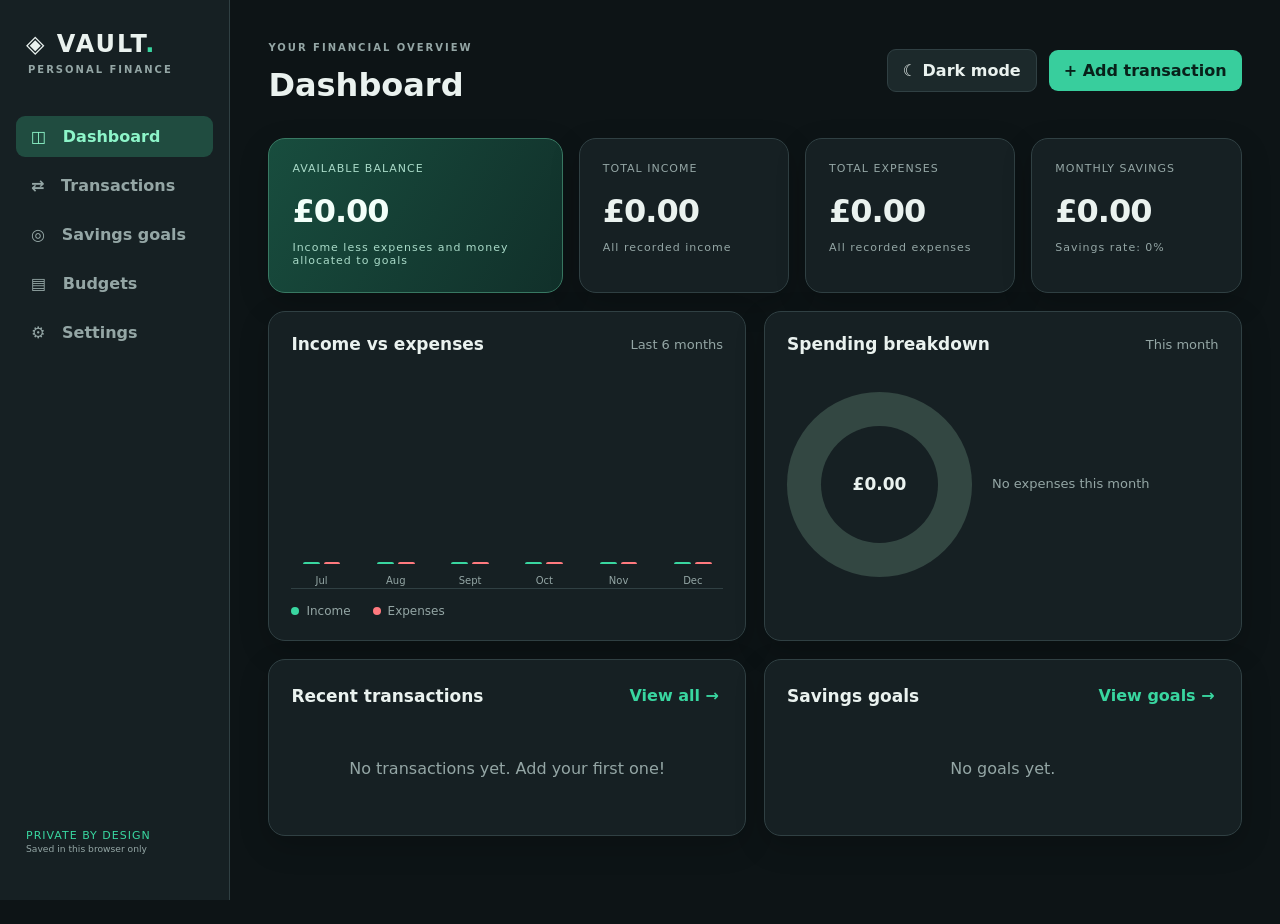
<file: personal-money-tracker/Vault-Finance-Open-Me.html>
<!doctype html><html lang="en"><head><meta charset="utf-8"><meta name="viewport" content="width=device-width,initial-scale=1"><title>Vault Finance</title><meta name="theme-color" content="#0d1416"><meta name="apple-mobile-web-app-capable" content="yes"><meta name="apple-mobile-web-app-status-bar-style" content="black-translucent"><meta name="apple-mobile-web-app-title" content="Vault"><style>:root{font-family:Inter,system-ui,-apple-system,Segoe UI,sans-serif;color:#eaf2ef;background:#0d1416;--bg:#0d1416;--surface:#162023;--surface2:#1c292b;--line:#304043;--text:#eaf2ef;--muted:#94a6a5;--green:#39d6a0;--red:#ff797e;--shadow:#0003}*{box-sizing:border-box}body{margin:0;background:var(--bg);color:var(--text);min-height:100vh}body.light{--bg:#f3f7f6;--surface:#fff;--surface2:#eaf1ee;--line:#d5e1dd;--text:#192e2a;--muted:#647873;--green:#148c67;--red:#ce4454;--shadow:#112c2015}button,input,select{font:inherit}button{cursor:pointer}button:focus-visible,input:focus-visible,select:focus-visible{outline:2px solid var(--green);outline-offset:2px}button{border:0;border-radius:9px;padding:11px 15px;font-weight:650}button.primary{background:#38ce9d;color:#08211a}button.primary:hover{background:#6be6bd}.secondary,.nav{background:var(--surface2);color:var(--text);border:1px solid var(--line)}.secondary:hover,.nav:hover{border-color:var(--green)}.danger{background:#5b2530;color:#ffe1e1}.link{background:transparent;color:var(--green);padding:4px}.sidebar{width:230px;position:fixed;inset:0 auto 0 0;background:var(--surface);border-right:1px solid var(--line);padding:30px 16px;display:flex;flex-direction:column;z-index:2}.logo{font-size:24px;font-weight:900;letter-spacing:2px;padding-left:10px}.accent{color:var(--green)}.sidecap,.eyebrow{font-size:10px;letter-spacing:2px;color:var(--muted);font-weight:800}.sidecap{padding:0 12px;margin:4px 0 38px}.sidebar nav{display:grid;gap:8px}.nav{text-align:left;width:100%;border:0;background:transparent;color:var(--muted)}.nav.active{background:#204c40;color:#8df5c9}.sidefoot{margin-top:auto;padding:15px 10px;color:var(--green);font-size:11px;letter-spacing:1px}.sidefoot small{color:var(--muted);letter-spacing:0}main{margin-left:230px;padding:30px clamp(16px,3vw,48px) 70px;max-width:1700px}header,.header-actions,.panelhead,.filters,.modalhead,.modal-actions,.settings-actions{display:flex;align-items:center;justify-content:space-between;gap:12px;flex-wrap:wrap}header{margin-bottom:28px}h1{font-size:32px;margin:6px 0}h2{font-size:17px;margin:0 0 12px}p{line-height:1.6}.pill{color:#0d291f;background:#e6b65c;border-radius:99px;padding:6px 10px;font-size:11px;font-weight:800}.hidden{display:none!important}.page{display:none}.page.active{display:block}.summary{display:grid;grid-template-columns:1.4fr repeat(3,1fr);gap:16px;margin-bottom:18px}.metric,.panel{border:1px solid var(--line);border-radius:17px;background:var(--surface);box-shadow:0 10px 30px var(--shadow)}.metric{padding:23px;min-height:155px}.metric.hero{background:linear-gradient(120deg,#184d3e,#11302a);border-color:#397963;color:#f2fff9}.metric span,.metric small{display:block;font-size:11px;letter-spacing:1px;color:var(--muted)}.metric.hero span,.metric.hero small{color:#a9dac8}.metric strong{display:block;font-size:clamp(21px,2.5vw,34px);margin:17px 0 11px;letter-spacing:-1px}.panel{padding:22px;margin-bottom:18px}.panelhead{margin-bottom:15px}.panelhead h2{margin:0}.panelhead span,.muted{color:var(--muted);font-size:13px}.grid-two{display:grid;grid-template-columns:1fr 1fr;gap:18px}.bars{height:220px;display:flex;gap:14px;align-items:end;justify-content:space-around;border-bottom:1px solid var(--line);padding:18px 0 0}.bar-group{height:100%;flex:1;display:flex;align-items:end;justify-content:center;gap:4px;position:relative;padding-bottom:24px}.bar-group .bar{width:28%;max-width:24px;min-height:2px;border-radius:5px 5px 0 0}.bar.income{background:var(--green)}.bar.expense{background:var(--red)}.bar-group label{position:absolute;bottom:2px;font-size:10px;color:var(--muted)}.legend{display:flex;align-items:center;gap:7px;margin-top:15px;color:var(--muted);font-size:12px}.dot{width:8px;height:8px;border-radius:50%;display:inline-block}.dot.green{background:var(--green)}.dot.red{background:var(--red);margin-left:15px}.donutrow{display:flex;gap:20px;align-items:center;min-height:230px}.donut{width:185px;height:185px;border-radius:50%;flex-shrink:0;display:grid;place-items:center;background:conic-gradient(#334742 0 100%);position:relative}.donut:before{content:'';position:absolute;inset:34px;background:var(--surface);border-radius:50%}.donut>div{position:relative;font-weight:800;font-size:17px}.donut-legend{display:grid;gap:10px;flex:1;font-size:12px}.legend-item{display:flex;gap:8px;align-items:center;justify-content:space-between}.tx{display:flex;gap:12px;align-items:center;padding:13px 0;border-bottom:1px solid var(--line)}.tx:last-child{border:0}.tx-icon{width:40px;height:40px;border-radius:12px;display:grid;place-items:center;background:var(--surface2);font-size:20px}.tx-info{flex:1;min-width:0}.tx-info strong,.tx-info small{display:block;overflow-wrap:anywhere}.tx-info small{color:var(--muted);margin-top:4px}.amount{font-weight:750;white-space:nowrap}.positive{color:var(--green)}.negative{color:var(--red)}.tx-actions{display:flex;gap:5px}.tx-actions button{padding:7px;background:var(--surface2);color:var(--muted)}input,select{background:var(--surface2);border:1px solid var(--line);color:var(--text);border-radius:9px;padding:11px;min-width:0}input[type=color]{padding:3px;width:48px;height:42px}.filters{justify-content:flex-start;margin:16px 0}.filters input:first-child{flex:1;min-width:160px}.empty{padding:35px 12px;color:var(--muted);text-align:center}.goal-grid{display:grid;grid-template-columns:repeat(auto-fit,minmax(230px,1fr));gap:14px}.goal{border:1px solid var(--line);background:var(--surface2);border-radius:12px;padding:18px}.goal strong{font-size:20px}.goal small{display:block;color:var(--muted);margin:7px 0}.progress{height:9px;border-radius:20px;background:var(--line);overflow:hidden;margin:12px 0}.progress>div{height:100%;background:var(--green);border-radius:20px}.goal-actions{display:flex;flex-wrap:wrap;gap:7px;margin-top:14px}.goal-actions button{font-size:12px;padding:8px}.category-list{display:flex;gap:8px;flex-wrap:wrap;margin:16px 0}.category-tag{padding:8px 12px;border:1px solid var(--line);border-radius:50px;background:var(--surface2);font-size:12px}.inline-form{display:flex;gap:9px;flex-wrap:wrap}.settings-actions{justify-content:flex-start}.file-label{cursor:pointer;padding:11px 15px;border-radius:9px;font-weight:650}.modalhead{margin-bottom:15px}dialog{border:1px solid var(--line);background:var(--surface);color:var(--text);border-radius:18px;width:min(95vw,490px);box-shadow:0 30px 100px #0009;padding:24px}dialog::backdrop{background:#000a}.field{display:grid;gap:7px;margin-bottom:13px}.field label{font-size:12px;color:var(--muted)}.field input,.field select{width:100%}.modal-actions{justify-content:flex-end;margin-top:20px}#toast{position:fixed;bottom:20px;right:20px;background:#267858;color:#fff;padding:12px 18px;border-radius:10px;display:none;z-index:10;max-width:340px}.budget-row{padding:15px 0;border-bottom:1px solid var(--line)}.budget-row:last-child{border:0}.budget-head{display:flex;justify-content:space-between;gap:8px;flex-wrap:wrap}.warning{color:var(--red)}@media(max-width:1100px){.summary{grid-template-columns:repeat(2,1fr)}.grid-two{grid-template-columns:1fr}}@media(max-width:720px){.sidebar{position:static;width:auto;padding:14px}.sidebar .logo{font-size:18px}.sidecap,.sidefoot{display:none}.sidebar nav{display:flex;overflow:auto;gap:5px}.nav{white-space:nowrap;font-size:12px;padding:10px}.sidebar nav .nav{width:auto}main{margin-left:0;padding:20px 14px 50px}.summary{grid-template-columns:repeat(2,minmax(0,1fr));gap:9px}.metric{padding:15px;min-height:125px}.metric strong{font-size:22px}.metric small{font-size:10px}.panel{padding:15px}.donutrow{flex-wrap:wrap;justify-content:center}.header-actions{justify-content:flex-start}.filters>*{flex:1}h1{font-size:26px}}</style></head><body>
<aside class="sidebar"><div class="logo">◈ <span>VAULT<span class="accent">.</span></span></div><p class="sidecap">PERSONAL FINANCE</p><nav aria-label="Main navigation"><button class="nav active" data-page="dashboard">◫ &nbsp; Dashboard</button><button class="nav" data-page="transactions">⇄ &nbsp; Transactions</button><button class="nav" data-page="goals">◎ &nbsp; Savings goals</button><button class="nav" data-page="budgets">▤ &nbsp; Budgets</button><button class="nav" data-page="settings">⚙ &nbsp; Settings</button></nav><div class="sidefoot">PRIVATE BY DESIGN<br><small>Saved in this browser only</small></div></aside>
<main><header><div><p class="eyebrow">YOUR FINANCIAL OVERVIEW</p><h1 id="heading">Dashboard</h1></div><div class="header-actions"><span id="demo-pill" class="pill hidden">DEMO DATA</span><button id="theme" class="secondary" aria-label="Toggle theme">☾ Theme</button><button id="quick-add" class="primary">+ Add transaction</button></div></header>
<section id="dashboard" class="page active"><div class="summary"><article class="metric hero"><span>AVAILABLE BALANCE</span><strong id="balance">£0.00</strong><small>Income less expenses and money allocated to goals</small></article><article class="metric"><span>TOTAL INCOME</span><strong id="income">£0.00</strong><small>All recorded income</small></article><article class="metric"><span>TOTAL EXPENSES</span><strong id="expenses">£0.00</strong><small>All recorded expenses</small></article><article class="metric"><span>MONTHLY SAVINGS</span><strong id="monthly-savings">£0.00</strong><small id="savings-rate">Savings rate: 0%</small></article></div>
<div class="grid-two"><article class="panel"><div class="panelhead"><h2>Income vs expenses</h2><span>Last 6 months</span></div><div id="bars" class="bars" role="img" aria-label="Income and expense chart"></div><div class="legend"><i class="dot green"></i> Income <i class="dot red"></i> Expenses</div></article><article class="panel"><div class="panelhead"><h2>Spending breakdown</h2><span>This month</span></div><div class="donutrow"><div id="donut" class="donut"><div id="donut-total">£0</div></div><div id="donut-legend" class="donut-legend"></div></div></article></div><div class="grid-two"><article class="panel"><div class="panelhead"><h2>Recent transactions</h2><button class="link" data-goto="transactions">View all →</button></div><div id="recent"></div></article><article class="panel"><div class="panelhead"><h2>Savings goals</h2><button class="link" data-goto="goals">View goals →</button></div><div id="goal-preview"></div></article></div></section>
<section id="transactions" class="page"><div class="panel"><div class="panelhead"><h2>Transaction history</h2><button id="export" class="secondary">Export CSV ↓</button></div><div class="filters"><input id="search" placeholder="Search transactions…" aria-label="Search transactions"><input type="month" id="month" aria-label="Filter by month"><select id="filter-type" aria-label="Filter by type"><option value="all">All types</option><option value="income">Income</option><option value="expense">Expenses</option></select><select id="sort" aria-label="Sort transactions"><option value="newest">Newest first</option><option value="oldest">Oldest first</option><option value="high">Highest amount</option><option value="low">Lowest amount</option></select><button id="clear-filters" class="secondary">Clear</button></div><div id="transaction-list"></div></div><div class="panel"><h2>Recurring transactions</h2><p class="muted">Automatically generated on app launch, with duplicate prevention. Open the app periodically to catch up.</p><div id="recurring-list"></div></div></section>
<section id="goals" class="page"><div class="panel"><div class="panelhead"><h2>Your savings goals</h2><button id="new-goal" class="primary">+ New goal</button></div><p class="muted">Contributions move money from available balance into a goal. Withdrawals move it back. They are not expenses.</p><div id="goals-list" class="goal-grid"></div></div></section>
<section id="budgets" class="page"><div class="panel"><div class="panelhead"><h2>Monthly budgets</h2><button id="new-budget" class="primary">+ Set budget</button></div><p class="muted">Limits apply to expense categories in the current calendar month.</p><div id="budgets-list"></div></div></section>
<section id="settings" class="page"><div class="panel"><h2>Categories</h2><div id="categories-list" class="category-list"></div><form id="category-form" class="inline-form"><input id="category-name" placeholder="New category" maxlength="30" required><select id="category-kind"><option value="expense">Expense</option><option value="income">Income</option></select><input id="category-icon" placeholder="Emoji" maxlength="4" value="✦" aria-label="Category icon"><input id="category-color" type="color" value="#33c99b" aria-label="Category colour"><button class="primary">Add category</button></form></div><div class="panel"><h2>Data and privacy</h2><p class="muted">Data stays in this browser's localStorage. There is no cloud sync or account. Clearing browser data or using another device can remove your records. Export CSV regularly for backups.</p><div class="settings-actions"><label class="secondary file-label">Import CSV <input id="import" type="file" accept=".csv,text/csv" hidden></label><button id="load-demo" class="secondary">Load demo data</button><button id="clear-demo" class="secondary">Clear demo data</button><button id="reset" class="danger">Erase all data</button></div></div></section>
</main><dialog id="modal"><form id="entry-form"><div class="modalhead"><h2 id="modal-title">Add transaction</h2><button type="button" id="close" class="secondary" aria-label="Close">✕</button></div><div id="fields"></div><div class="modal-actions"><button type="button" id="cancel" class="secondary">Cancel</button><button type="submit" class="primary">Save</button></div></form></dialog><div id="toast" role="status" aria-live="polite"></div><script>(()=>{'use strict';
const KEY='vault-finance-v1',today=()=>new Date().toLocaleDateString('en-CA'),monthNow=()=>today().slice(0,7);
const defaults=[['Salary','income','💼','#39d6a0'],['Other income','income','✨','#80c7f5'],['Food','expense','🍽️','#ffb86b'],['Transport','expense','🚗','#72a7ff'],['Shopping','expense','🛍️','#d4a0ff'],['Bills','expense','🏠','#f77f88'],['Entertainment','expense','🎮','#e2c36b'],['Other','expense','📦','#93a9a4']].map(([name,type,icon,color])=>({id:crypto.randomUUID(),name,type,icon,color}));
const fresh=()=>({transactions:[],goals:[],budgets:[],categories:defaults,recurring:[],theme:'dark',demo:false});
let db;try{db=JSON.parse(localStorage.getItem(KEY))||fresh();if(!Array.isArray(db.transactions)||!Array.isArray(db.goals))throw Error('Invalid save');db={...fresh(),...db}}catch{db=fresh()}
const $=id=>document.getElementById(id),money=n=>new Intl.NumberFormat('en-GB',{style:'currency',currency:'GBP'}).format(n/100),esc=s=>String(s??'').replace(/[&<>"']/g,c=>({'&':'&amp;','<':'&lt;','>':'&gt;','"':'&quot;',"'":'&#39;'}[c])),uid=()=>crypto.randomUUID(),sum=(arr,fn=x=>x)=>arr.reduce((s,x)=>s+fn(x),0);
function pennies(v){if(!/^\d+(\.\d{1,2})?$/.test(String(v).trim()))return null;const [p,c='']=String(v).split('.');const n=Number(p)*100+Number(c.padEnd(2,'0'));return Number.isSafeInteger(n)&&n>0?n:null}
const save=()=>{try{localStorage.setItem(KEY,JSON.stringify(db))}catch{toast('Browser storage unavailable. Export a backup.')}};
let toastTimer;function toast(s){const t=$('toast');t.textContent=s;t.style.display='block';clearTimeout(toastTimer);toastTimer=setTimeout(()=>t.style.display='none',3500)}
const category=id=>db.categories.find(c=>c.id===id)||{name:'Uncategorised',icon:'◈',color:'#81908c',type:'expense'};
const fmtDate=s=>new Date(s+'T12:00:00').toLocaleDateString('en-GB',{day:'numeric',month:'short',year:'numeric'});
const transactionHTML=t=>{const c=category(t.categoryId);return '<div class="tx"><div class="tx-icon">'+esc(c.icon)+'</div><div class="tx-info"><strong>'+esc(t.description)+'</strong><small>'+esc(c.name)+' · '+fmtDate(t.date)+(t.recurringId?' · Recurring':'')+'</small></div><span class="amount '+(t.type==='income'?'positive':'negative')+'">'+(t.type==='income'?'+':'−')+money(t.amount)+'</span><div class="tx-actions"><button data-edit="'+esc(t.id)+'" aria-label="Edit transaction">✎</button><button data-delete="'+esc(t.id)+'" aria-label="Delete transaction">✕</button></div></div>'};
const txSorted=()=>[...db.transactions].sort((a,b)=>b.date.localeCompare(a.date)||b.created.localeCompare(a.created));
function page(name){document.querySelectorAll('.page').forEach(e=>e.classList.toggle('active',e.id===name));document.querySelectorAll('.nav').forEach(e=>e.classList.toggle('active',e.dataset.page===name));$('heading').textContent=({dashboard:'Dashboard',transactions:'Transactions',goals:'Savings goals',budgets:'Budgets',settings:'Settings'})[name];render()}
document.querySelectorAll('[data-page]').forEach(b=>b.onclick=()=>page(b.dataset.page));document.querySelectorAll('[data-goto]').forEach(b=>b.onclick=()=>page(b.dataset.goto));
function render(){const income=sum(db.transactions.filter(t=>t.type==='income'),t=>t.amount),expenses=sum(db.transactions.filter(t=>t.type==='expense'),t=>t.amount),allocated=sum(db.goals,g=>g.saved);$('balance').textContent=money(income-expenses-allocated);$('income').textContent=money(income);$('expenses').textContent=money(expenses);
const m=monthNow(),mi=sum(db.transactions.filter(t=>t.type==='income'&&t.date.startsWith(m)),t=>t.amount),me=sum(db.transactions.filter(t=>t.type==='expense'&&t.date.startsWith(m)),t=>t.amount);$('monthly-savings').textContent=money(mi-me);$('savings-rate').textContent='Savings rate: '+(mi?Math.round((mi-me)/mi*100):0)+'%';$('demo-pill').classList.toggle('hidden',!db.demo);
const recent=txSorted().slice(0,5);$('recent').innerHTML=recent.length?recent.map(transactionHTML).join(''):'<div class="empty">No transactions yet. Add your first one!</div>';
const months=Array.from({length:6},(_,i)=>{const d=new Date();d.setDate(1);d.setMonth(d.getMonth()-(5-i));return d.toISOString().slice(0,7)}),totals=months.map(m=>({m,inc:sum(db.transactions.filter(t=>t.type==='income'&&t.date.startsWith(m)),t=>t.amount),exp:sum(db.transactions.filter(t=>t.type==='expense'&&t.date.startsWith(m)),t=>t.amount)})),max=Math.max(1,...totals.flatMap(x=>[x.inc,x.exp]));$('bars').innerHTML=totals.map(x=>'<div class="bar-group" title="'+esc(x.m)+' income '+money(x.inc)+', expenses '+money(x.exp)+'"><div class="bar income" style="height:'+Math.max(1,x.inc/max*95)+'%"></div><div class="bar expense" style="height:'+Math.max(1,x.exp/max*95)+'%"></div><label>'+esc(new Date(x.m+'-01T12:00:00').toLocaleDateString('en-GB',{month:'short'}))+'</label></div>').join('');
const byCat=db.categories.filter(c=>c.type==='expense').map(c=>({...c,value:sum(db.transactions.filter(t=>t.type==='expense'&&t.date.startsWith(m)&&t.categoryId===c.id),t=>t.amount)})).filter(c=>c.value>0),total=sum(byCat,c=>c.value);let cursor=0;const gradients=byCat.map(c=>{const start=cursor;cursor+=c.value/total*100;return c.color+' '+start+'% '+cursor+'%'});$('donut').style.background=gradients.length?'conic-gradient('+gradients.join(',')+')':'conic-gradient(#334742 0 100%)';$('donut-total').textContent=money(total);$('donut-legend').innerHTML=byCat.length?byCat.map(c=>'<div class="legend-item"><span><i class="dot" style="background:'+c.color+'"></i> '+esc(c.name)+'</span><strong>'+money(c.value)+'</strong></div>').join(''):'<p class="muted">No expenses this month</p>';
renderTransactions();renderGoals();renderBudgets();renderSettings()}
function renderTransactions(){const search=$('search').value.toLowerCase(),month=$('month').value,type=$('filter-type').value,sort=$('sort').value;let tx=db.transactions.filter(t=>(!month||t.date.startsWith(month))&&(type==='all'||t.type===type)&&(t.description.toLowerCase().includes(search)||category(t.categoryId).name.toLowerCase().includes(search)));tx.sort((a,b)=>sort==='oldest'?a.date.localeCompare(b.date):sort==='high'?b.amount-a.amount:sort==='low'?a.amount-b.amount:b.date.localeCompare(a.date));$('transaction-list').innerHTML=tx.length?tx.map(transactionHTML).join(''):'<div class="empty">No matching transactions.</div>';const recurring=db.recurring;$('recurring-list').innerHTML=recurring.length?recurring.map(r=>'<div class="tx"><div class="tx-info"><strong>'+esc(r.description)+'</strong><small>'+esc(r.frequency)+' · next '+fmtDate(r.nextDate)+'</small></div><span>'+money(r.amount)+'</span><button class="secondary" data-stop="'+esc(r.id)+'">Stop</button></div>').join(''):'<div class="empty">No recurring transactions configured.</div>'}
['search','month','filter-type','sort'].forEach(id=>$(id).addEventListener('input',renderTransactions));$('clear-filters').onclick=()=>{$('search').value='';$('month').value='';$('filter-type').value='all';$('sort').value='newest';renderTransactions()};
const goalCard=g=>'<div class="goal"><h3>'+esc(g.name)+'</h3><strong>'+money(g.saved)+'</strong><small>of '+money(g.target)+' · Due '+(g.deadline?fmtDate(g.deadline):'anytime')+'</small><div class="progress"><div style="width:'+Math.min(100,g.saved/g.target*100)+'%"></div></div><small>'+Math.round(g.saved/g.target*100)+'% saved</small><div class="goal-actions"><button class="secondary" data-contribute="'+esc(g.id)+'">+ Contribute</button><button class="secondary" data-withdraw="'+esc(g.id)+'">Withdraw</button><button class="secondary" data-edit-goal="'+esc(g.id)+'">Edit</button><button class="danger" data-delete-goal="'+esc(g.id)+'">Delete</button></div></div>';
function renderGoals(){$('goals-list').innerHTML=db.goals.length?db.goals.map(goalCard).join(''):'<div class="empty">No savings goals yet. Create one to get started.</div>';$('goal-preview').innerHTML=db.goals.length?db.goals.slice(0,2).map(g=>'<div class="budget-row"><strong>'+esc(g.name)+'</strong><small class="muted"> · '+money(g.saved)+' / '+money(g.target)+'</small><div class="progress"><div style="width:'+Math.min(100,g.saved/g.target*100)+'%"></div></div></div>').join(''):'<div class="empty">No goals yet.</div>'}
function renderBudgets(){const m=monthNow();$('budgets-list').innerHTML=db.budgets.length?db.budgets.map(b=>{const c=category(b.categoryId),spent=sum(db.transactions.filter(t=>t.type==='expense'&&t.date.startsWith(m)&&t.categoryId===b.categoryId),t=>t.amount),pct=spent/b.limit*100;return '<div class="budget-row"><div class="budget-head"><strong>'+esc(c.icon)+' '+esc(c.name)+'</strong><span class="'+(pct>100?'warning':'')+'">'+money(spent)+' / '+money(b.limit)+(pct>100?' · OVER BUDGET':'')+'</span><button class="secondary" data-edit-budget="'+esc(b.categoryId)+'">Edit</button><button class="danger" data-delete-budget="'+esc(b.categoryId)+'">Remove</button></div><div class="progress"><div style="width:'+Math.min(100,pct)+'%;background:'+(pct>100?'var(--red)':'var(--green)')+'"></div></div></div>'}).join(''):'<div class="empty">No budgets yet. Set a monthly spending limit.</div>'}
function renderSettings(){$('categories-list').innerHTML=db.categories.map(c=>'<span class="category-tag">'+esc(c.icon)+' '+esc(c.name)+' <small class="muted">('+esc(c.type)+')</small></span>').join('')}
const modal=$('modal');let onSave=null;function openForm(title,fields,submit){$('modal-title').textContent=title;$('fields').innerHTML=fields;onSave=submit;modal.showModal();setTimeout(()=>modal.querySelector('input,select')?.focus(),50)}$('close').onclick=$('cancel').onclick=()=>modal.close();$('entry-form').onsubmit=e=>{e.preventDefault();try{if(onSave()!==false){save();modal.close();render()}}catch(err){toast(err.message||'Could not save')}};
const field=(label,id,type='text',value='',extra='')=>'<div class="field"><label for="'+id+'">'+esc(label)+'</label><input id="'+id+'" type="'+type+'" value="'+esc(value)+'" '+extra+' required></div>';
const selectField=(label,id,options,selected)=>'<div class="field"><label for="'+id+'">'+esc(label)+'</label><select id="'+id+'">'+options.map(o=>'<option value="'+esc(o[0])+'" '+(o[0]===selected?'selected':'')+'>'+esc(o[1])+'</option>').join('')+'</select></div>';
function txForm(existing){const t=existing||{type:'expense',date:today(),amount:0,description:'',categoryId:db.categories.find(c=>c.type==='expense')?.id},types=[['expense','Expense'],['income','Income']];openForm(existing?'Edit transaction':'New transaction',selectField('Type','f-type',types,t.type)+field('Description','f-description','text',t.description,'maxlength="100"')+field('Amount (£)','f-amount','text',t.amount?(t.amount/100).toFixed(2):'','inputmode="decimal" placeholder="0.00"')+field('Date','f-date','date',t.date)+selectField('Category','f-category',db.categories.filter(c=>c.type===t.type).map(c=>[c.id,c.icon+' '+c.name]),t.categoryId)+(existing?'':'<div class="field"><label><input type="checkbox" id="f-recurring"> Repeat automatically</label></div><div id="repeat-fields" class="hidden">'+selectField('Frequency','f-frequency',[['weekly','Weekly'],['monthly','Monthly']],'monthly')+'</div>'),()=>{const type=$('f-type').value,amount=pennies($('f-amount').value),description=$('f-description').value.trim(),date=$('f-date').value,categoryId=$('f-category').value;if(!amount||!description||!/^\d{4}-\d{2}-\d{2}$/.test(date)||!db.categories.some(c=>c.id===categoryId&&c.type===type)){toast('Check the transaction details and positive amount.');return false}const item={id:existing?.id||uid(),type,amount,description,date,categoryId,created:existing?.created||new Date().toISOString(),recurringId:existing?.recurringId||null,demo:existing?.demo||false};if(existing)db.transactions=db.transactions.map(x=>x.id===existing.id?item:x);else db.transactions.push(item);if(!existing&&$('f-recurring').checked){const frequency=$('f-frequency').value;db.recurring.push({id:uid(),type,amount,description,categoryId,frequency,nextDate:advance(date,frequency),demo:false})}toast('Transaction saved')});$('f-type').onchange=()=>{const type=$('f-type').value;$('f-category').innerHTML=db.categories.filter(c=>c.type===type).map(c=>'<option value="'+esc(c.id)+'">'+esc(c.icon+' '+c.name)+'</option>').join('')};if(!existing)$('f-recurring').onchange=()=>{$('repeat-fields').classList.toggle('hidden',!$('f-recurring').checked)}}
$('quick-add').onclick=()=>txForm();document.body.addEventListener('click',e=>{const b=e.target.closest('button');if(!b)return;if(b.dataset.edit){txForm(db.transactions.find(t=>t.id===b.dataset.edit))}if(b.dataset.delete&&confirm('Delete this transaction?')){db.transactions=db.transactions.filter(t=>t.id!==b.dataset.delete);save();render()}if(b.dataset.stop&&confirm('Stop future recurring transactions?')){db.recurring=db.recurring.filter(r=>r.id!==b.dataset.stop);save();render()}if(b.dataset.contribute||b.dataset.withdraw){const g=db.goals.find(x=>x.id===(b.dataset.contribute||b.dataset.withdraw));const deposit=!!b.dataset.contribute;openForm(deposit?'Contribute to '+g.name:'Withdraw from '+g.name,field('Amount (£)','f-goal-amount','text','','inputmode="decimal"'),()=>{const n=pennies($('f-goal-amount').value);if(!n||(!deposit&&n>g.saved)){toast('Enter a valid amount within the goal balance.');return false}const available=sum(db.transactions.filter(t=>t.type==='income'),t=>t.amount)-sum(db.transactions.filter(t=>t.type==='expense'),t=>t.amount)-sum(db.goals,x=>x.saved);if(deposit&&n>available){toast('Not enough available balance.');return false}g.saved+=deposit?n:-n;toast('Goal updated')})}if(b.dataset.editGoal)goalForm(db.goals.find(g=>g.id===b.dataset.editGoal));if(b.dataset.deleteGoal&&confirm('Delete this goal? Saved funds will return to available balance.')){db.goals=db.goals.filter(g=>g.id!==b.dataset.deleteGoal);save();render()}if(b.dataset.editBudget)budgetForm(db.budgets.find(x=>x.categoryId===b.dataset.editBudget));if(b.dataset.deleteBudget&&confirm('Remove this budget?')){db.budgets=db.budgets.filter(x=>x.categoryId!==b.dataset.deleteBudget);save();render()}});
function goalForm(g){openForm(g?'Edit savings goal':'New savings goal',field('Goal name','f-goal-name','text',g?.name||'','maxlength="60"')+field('Target (£)','f-target','text',g?(g.target/100).toFixed(2):'','inputmode="decimal"')+'<div class="field"><label for="f-deadline">Deadline (optional)</label><input type="date" id="f-deadline" value="'+esc(g?.deadline||'')+'"></div>',()=>{const name=$('f-goal-name').value.trim(),target=pennies($('f-target').value);if(!name||!target){toast('Enter a name and positive target.');return false}if(g){Object.assign(g,{name,target,deadline:$('f-deadline').value})}else db.goals.push({id:uid(),name,target,saved:0,deadline:$('f-deadline').value,demo:false});toast('Goal saved')})}
$('new-goal').onclick=()=>goalForm();
function budgetForm(b){const options=db.categories.filter(c=>c.type==='expense').map(c=>[c.id,c.name]);openForm(b?'Edit budget':'Set monthly budget',selectField('Expense category','f-budget-cat',options,b?.categoryId||options[0]?.[0])+field('Monthly limit (£)','f-budget-limit','text',b?(b.limit/100).toFixed(2):'','inputmode="decimal"'),()=>{const categoryId=$('f-budget-cat').value,limit=pennies($('f-budget-limit').value);if(!limit||!options.some(o=>o[0]===categoryId)){toast('Choose a category and valid limit.');return false}if(db.budgets.some(x=>x.categoryId===categoryId&&x!==b)){toast('That category already has a budget.');return false}if(b)Object.assign(b,{categoryId,limit});else db.budgets.push({categoryId,limit});toast('Budget saved')})}
$('new-budget').onclick=()=>budgetForm();
$('category-form').onsubmit=e=>{e.preventDefault();const name=$('category-name').value.trim(),type=$('category-kind').value,icon=$('category-icon').value.trim()||'✦',color=$('category-color').value;if(!name||db.categories.some(c=>c.type===type&&c.name.toLowerCase()===name.toLowerCase())){toast('Enter a unique category name.');return}db.categories.push({id:uid(),name,type,icon,color});$('category-name').value='';save();render();toast('Category added')};
function advance(date,frequency){const [y,m,d]=date.split('-').map(Number);if(frequency==='weekly'){const x=new Date(Date.UTC(y,m-1,d+7));return x.toISOString().slice(0,10)}const nextM=m===12?1:m+1,nextY=m===12?y+1:y,last=new Date(Date.UTC(nextY,nextM,0)).getUTCDate();return nextY+'-'+String(nextM).padStart(2,'0')+'-'+String(Math.min(d,last)).padStart(2,'0')}
function applyRecurring(){let changed=false;for(const r of db.recurring){let count=0;while(r.nextDate<=today()&&count++<120){const key=r.id+'|'+r.nextDate;if(!db.transactions.some(t=>t.recurringKey===key)){db.transactions.push({id:uid(),type:r.type,amount:r.amount,description:r.description,categoryId:r.categoryId,date:r.nextDate,created:new Date().toISOString(),recurringId:r.id,recurringKey:key,demo:r.demo||false});changed=true}r.nextDate=advance(r.nextDate,r.frequency);changed=true}}if(changed)save()}
$('theme').onclick=()=>{db.theme=db.theme==='dark'?'light':'dark';applyTheme();save()};function applyTheme(){document.body.classList.toggle('light',db.theme==='light');$('theme').textContent=db.theme==='dark'?'☾ Dark mode':'☀ Light mode'}applyTheme();
function csvCell(v){const s=String(v??'');return '"'+( /^[=+@\-\t\r]/.test(s)?"'"+s:s).replace(/"/g,'""')+'"'}
function exportCSV(){const rows=[['date','type','description','category','amount_gbp'],...txSorted().map(t=>[t.date,t.type,t.description,category(t.categoryId).name,(t.amount/100).toFixed(2)])];const blob=new Blob([rows.map(r=>r.map(csvCell).join(',')).join('\r\n')],{type:'text/csv;charset=utf-8'}),url=URL.createObjectURL(blob),a=document.createElement('a');a.href=url;a.download='vault-transactions-'+today()+'.csv';a.click();setTimeout(()=>URL.revokeObjectURL(url),500)}$('export').onclick=exportCSV;
function parseCSV(s){const result=[],rows=[],out=[];let quoted=false;for(let i=0;i<s.length;i++){const c=s[i];if(quoted){if(c==='"'&&s[i+1]==='"'){out.push('"');i++}else if(c==='"')quoted=false;else out.push(c)}else if(c==='"')quoted=true;else if(c===','){rows.push(out.join(''));out.length=0}else if(c==='\n'){rows.push(out.join('').replace(/\r$/,''));out.length=0;if(rows.length)result.push(rows.splice(0))}else out.push(c)}if(quoted)throw Error('Unclosed CSV quote');if(out.length||rows.length){rows.push(out.join(''));result.push(rows)}return result;}
$('import').onchange=async e=>{const file=e.target.files[0];if(!file)return;try{if(file.size>2_000_000)throw Error('CSV too large (max 2 MB)');const rows=parseCSV(await file.text());if(!rows.length||rows[0].join(',')!=='date,type,description,category,amount_gbp')throw Error('Use CSV exported by Vault (date,type,description,category,amount_gbp)');let imported=[];for(const [i,r] of rows.slice(1).entries()){if(r.length!==5)throw Error('Invalid column count at row '+(i+2));const [date,type,description,cat,amountStr]=r,amount=pennies(amountStr);if(!/^\d{4}-\d{2}-\d{2}$/.test(date)||new Date(date+'T12:00:00').toString()==='Invalid Date'||!['income','expense'].includes(type)||!description.trim()||description.length>100||!amount)throw Error('Invalid transaction at row '+(i+2));let c=db.categories.find(x=>x.name===cat&&x.type===type);if(!c){c={id:uid(),name:cat.slice(0,30)||'Imported',type,icon:'✦',color:'#849a95'};db.categories.push(c)}imported.push({id:uid(),date,type,description,categoryId:c.id,amount,created:new Date().toISOString(),demo:false})}if(!confirm('Import '+imported.length+' transactions? This adds records and may duplicate existing transactions.'))return;db.transactions.push(...imported);save();render();toast('Imported '+imported.length+' transactions')}catch(err){toast(err.message||'Import failed')}finally{e.target.value=''}};
$('load-demo').onclick=()=>{if(db.demo){toast('Demo data is already loaded');return}if(!confirm('Add example transactions and a savings goal?'))return;const d=new Date();const add=(offset,type,description,cat,amount)=>{const x=new Date(d);x.setDate(x.getDate()-offset);db.transactions.push({id:uid(),type,description,categoryId:db.categories.find(c=>c.name===cat).id,amount,created:new Date().toISOString(),date:x.toLocaleDateString('en-CA'),demo:true})};add(2,'income','Part-time wages','Salary',42000);add(1,'expense','Petrol','Transport',3500);add(3,'expense','Groceries','Food',2400);add(5,'expense','Games','Entertainment',1700);add(9,'income','Side project','Other income',8500);db.goals.push({id:uid(),name:'Holiday fund',target:100000,saved:15000,deadline:'',demo:true});db.demo=true;save();render();toast('Demo data loaded')};
$('clear-demo').onclick=()=>{if(!db.demo){toast('No demo data to clear');return}if(!confirm('Remove demo records?'))return;db.transactions=db.transactions.filter(x=>!x.demo);db.goals=db.goals.filter(x=>!x.demo);db.recurring=db.recurring.filter(x=>!x.demo);db.demo=false;save();render();toast('Demo data cleared')};
$('reset').onclick=()=>{if(!confirm('Permanently erase all Vault Finance data in this browser?'))return;if(!confirm('Are you absolutely sure? Export a backup first.'))return;db=fresh();save();applyTheme();render();toast('All data erased')};
applyRecurring();render();
})();</script></body></html>
</file>
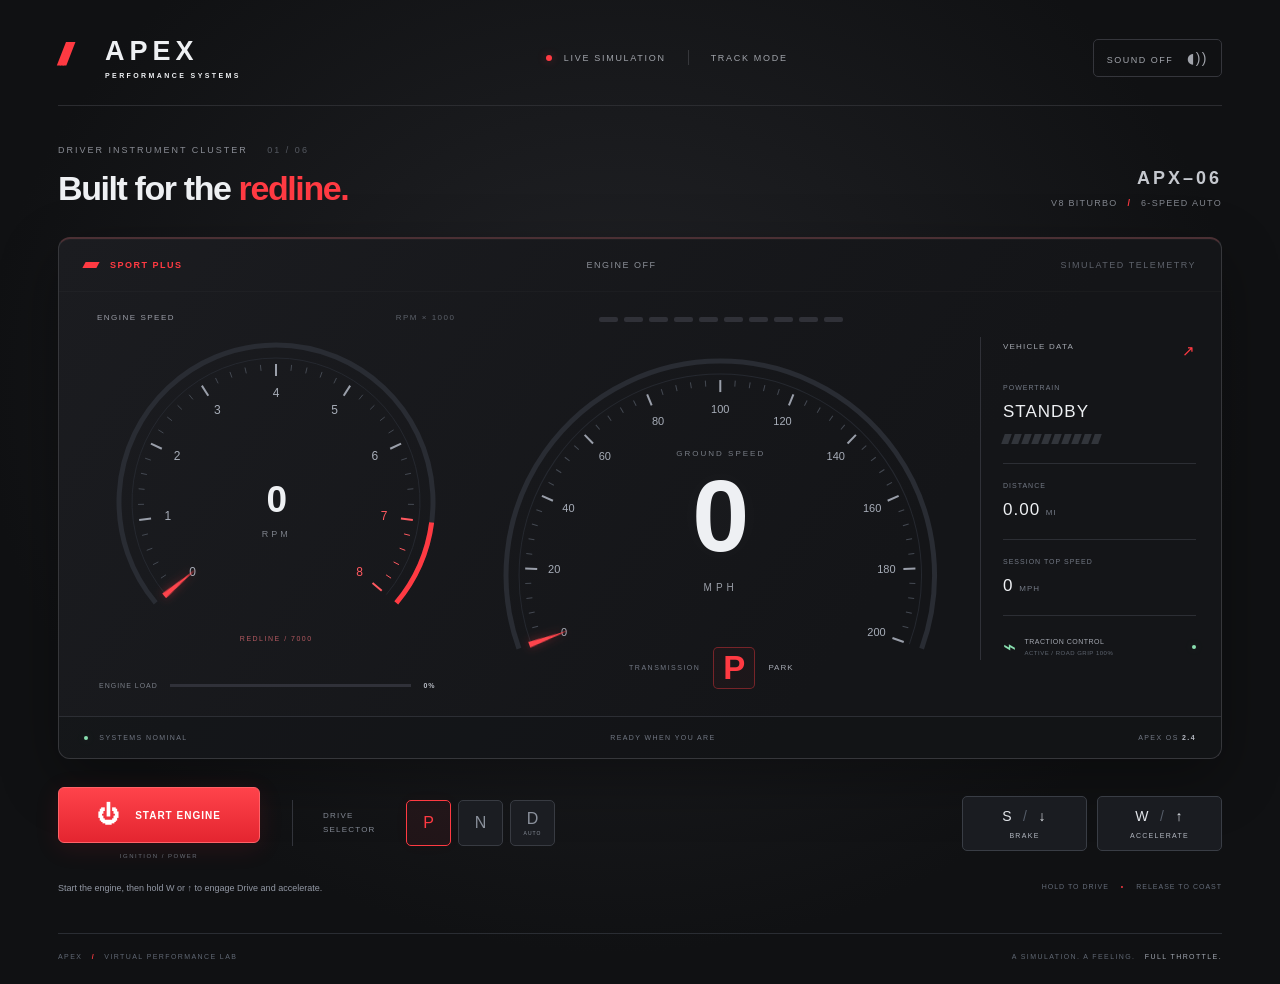
<file: racing-dashboard/APEX-Racing-Dashboard.html>
<!doctype html>
<html lang="en">
<head>
  <meta charset="utf-8">
  <meta name="viewport" content="width=device-width, initial-scale=1">
  <meta name="theme-color" content="#101113">
  <title>Apex / Racing Dashboard</title>
  <style>
:root{color-scheme:dark;--bg:#101113;--panel:#17181b;--red:#ff3a42;--muted:#777b83;--white:#eef0f3;--green:#89dfb0}
*{box-sizing:border-box}body{margin:0;background:radial-gradient(ellipse at 48% 40%,#222327 0%,#101113 67%);color:var(--white);font-family:Arial,Helvetica,sans-serif;min-height:100vh}button,a{-webkit-tap-highlight-color:transparent}button{font:inherit;cursor:pointer}button:focus-visible,a:focus-visible{outline:2px solid var(--white);outline-offset:5px}.cockpit{max-width:1440px;margin:auto;padding:36px 58px 24px}.topbar{display:flex;align-items:center;justify-content:space-between;border-bottom:1px solid #2b2c30;padding-bottom:26px}.brand{text-decoration:none;color:var(--white);font-weight:900;font-size:27px;letter-spacing:5px;position:relative;padding-left:47px}.brand-mark{position:absolute;left:0;color:var(--red);letter-spacing:-6px;font-style:italic;font-size:32px}.brand-sub{display:block;font-size:7px;letter-spacing:2.4px;margin-top:5px}.session{display:flex;align-items:center;gap:12px;font-size:9px;letter-spacing:1.7px;color:#a1a4ab}.live-dot,.green-dot{display:inline-block;width:6px;height:6px;background:var(--green);border-radius:50%;box-shadow:0 0 10px #89dfb033}.live-dot{background:var(--red);box-shadow:0 0 10px #ff3a4255}.session-line{width:1px;height:15px;background:#36373b;margin:0 10px}.sound-button{background:transparent;color:#a1a4ab;border:1px solid #35363c;border-radius:5px;padding:10px 13px;font-size:9px;letter-spacing:1.5px}.sound-button span{margin-left:10px;font-size:14px}.sound-button[aria-pressed=false]{color:var(--red);border-color:#ff3a4266}.intro{display:flex;justify-content:space-between;align-items:end;padding:39px 0 29px}.eyebrow{color:#8a8d95;font-size:9px;letter-spacing:2px;margin:0 0 14px}.eyebrow span{color:#555961;margin-left:15px}h1{font-size:34px;letter-spacing:-1.4px;margin:0;font-weight:600}h1 em{color:var(--red);font-style:normal}.vehicle{text-align:right;display:flex;flex-direction:column;gap:9px;font-size:9px;color:#81858d;letter-spacing:1.3px}.vehicle-code{font-size:18px;font-weight:700;color:#c5c8ce;letter-spacing:3px}.vehicle b{color:var(--red);margin:0 6px}.dashboard{border:1px solid #36373b;border-top:2px solid #4b3034;border-radius:12px;background:linear-gradient(125deg,#1b1c20,#141518 70%);box-shadow:0 20px 60px #0005,inset 0 1px 0 #ffffff05;overflow:hidden}.cluster-top{display:flex;justify-content:space-between;padding:21px 25px;font-size:9px;letter-spacing:1.5px;color:#9b9ea6;border-bottom:1px solid #ffffff06}.cluster-top>span:first-child{color:var(--red);font-weight:bold}.cluster-top i{display:inline-block;width:14px;height:6px;background:var(--red);transform:skew(-28deg);margin-right:8px}.cluster-top #engine-status{color:#8a8e96}.cluster-top #engine-status.running{color:var(--green)}.temperature{color:#5e626b}.instruments{display:grid;grid-template-columns:1fr 1.25fr .58fr;align-items:center;gap:12px;padding:15px 25px 27px}.instrument-label{display:flex;justify-content:space-between;font-size:8px;letter-spacing:1.5px;color:#9a9da6;margin:6px 13px 0}.instrument-label span{color:#5b6069}.tachometer{position:relative;width:100%;max-width:360px;margin:auto}.tachometer svg{display:block;width:100%}.rpm-center{position:absolute;top:52%;left:50%;transform:translate(-50%,-50%);text-align:center}.rpm-center span{display:block;font-size:37px;letter-spacing:-1px;font-variant-numeric:tabular-nums;font-weight:600}.rpm-center small{font-size:9px;color:#7c8089;letter-spacing:3px;display:block;margin-top:8px}.redline-label{position:absolute;bottom:11%;width:100%;text-align:center;font-size:7px;letter-spacing:1.5px;color:#b25960}.rpm-footer{display:flex;gap:12px;align-items:center;margin:0 15px;font-size:7px;letter-spacing:1px;color:#7a7f88}.rpm-footer b{color:#babec6;width:30px}.load-track{height:3px;flex:1;background:#303139}.load-track div{height:100%;background:var(--red);width:0;box-shadow:0 0 8px #ff3a4255}.speed-instrument{align-self:center;text-align:center}.shift-lights{display:flex;justify-content:center;gap:6px;margin:10px 0 8px}.shift-light{height:5px;width:19px;background:#303138;border-radius:2px;transition:background .08s,box-shadow .08s}.shift-light.lit{background:var(--light);box-shadow:0 0 12px var(--light)}.speed-dial{position:relative}.speed-dial svg{width:100%;display:block}.speed-display{position:absolute;top:34%;left:0;width:100%;display:flex;align-items:center;flex-direction:column}.speed-caption{font-size:8px;letter-spacing:2px;color:#787d86}.speed-display strong{font-size:clamp(65px,8vw,112px);letter-spacing:-7px;line-height:1.14;font-weight:700;font-variant-numeric:tabular-nums;text-shadow:0 0 30px #ffffff0a;padding-right:7px}.speed-unit{font-size:10px;letter-spacing:4px;color:#999da6;margin-top:7px}.drive-state{display:flex;align-items:center;justify-content:center;gap:13px;margin-top:-34px;position:relative}.gear-caption{font-size:7px;letter-spacing:1.5px;color:#737985}.drive-state strong{font-size:33px;line-height:40px;width:42px;border:1px solid #ff3a4266;border-radius:5px;color:var(--red);background:#ff3a4209}.drive-state>span:last-child{font-size:8px;color:#a4a8b1;letter-spacing:1px;min-width:44px;text-align:left}.telemetry{border-left:1px solid #303138;padding:5px 0 0 22px;margin-left:7px}.telemetry-heading{font-size:8px;letter-spacing:1.2px;color:#a3a7af;display:flex;justify-content:space-between;margin-bottom:24px}.telemetry-heading>span{color:var(--red);font-size:15px}.data-row{padding-bottom:19px;margin-bottom:18px;border-bottom:1px solid #2c2e34}.data-row>span{display:block;font-size:7px;letter-spacing:1px;color:#737985;margin-bottom:11px}.data-row strong{display:block;font-size:17px;font-weight:400;letter-spacing:1px}.data-row strong b{font-weight:400;font-variant-numeric:tabular-nums}.data-row strong small{font-size:8px;color:#737985}.mini-bars{display:flex;gap:3px;margin-top:12px}.mini-bars i{width:7px;height:10px;background:#32353b;transform:skew(-20deg)}.mini-bars i.active{background:var(--red)}.traction{display:flex;align-items:center;gap:8px;font-size:7px;letter-spacing:.5px;color:#a5a9b2}.traction-icon{font-size:22px;color:var(--green)}.traction small{display:block;font-size:6px;color:#606772;margin-top:5px}.traction .green-dot{margin-left:auto;width:4px;height:4px}.cluster-bottom{border-top:1px solid #2c2e34;display:flex;justify-content:space-between;padding:17px 25px;color:#717783;font-size:7px;letter-spacing:1.4px;background:#11121566}.cluster-bottom .green-dot{margin-right:8px;width:4px;height:4px}.cluster-bottom b{color:#b4b8c1}.control-deck{display:flex;align-items:center;gap:32px;padding:28px 0 22px}.engine-control{text-align:center}.engine-button{display:flex;align-items:center;gap:15px;padding:18px 24px;background:linear-gradient(#ff434b,#e42530);border:1px solid #ff6268;border-radius:6px;color:white;font-size:10px;letter-spacing:1px;font-weight:bold;box-shadow:0 5px 24px #e425301f;min-width:202px;justify-content:center}.power-symbol{font-size:22px;line-height:18px}.engine-button[aria-pressed=true]{background:#26292e;border-color:#4b4e55}.control-note{font-size:6px;letter-spacing:1.5px;display:block;color:#696e78;margin-top:10px}.selector-control{border-left:1px solid #32343b;padding-left:30px;display:flex;align-items:center;gap:18px}.control-title{font-size:8px;color:#838994;letter-spacing:1.2px;max-width:65px;line-height:1.8}.selector{display:flex;gap:7px}.selector button{width:45px;height:46px;background:#1b1d22;border:1px solid #383b42;border-radius:5px;color:#8a909b;font-size:16px}.selector button.selected{border-color:var(--red);color:var(--red);background:#ff3a4210;box-shadow:0 0 15px #ff3a4208}.selector button span{display:block;font-size:5px;letter-spacing:1px;margin-top:2px}.pedals{margin-left:auto;display:flex;gap:10px}.pedal{border:1px solid #393d45;background:#1a1c21;color:#b3b8c1;border-radius:5px;padding:11px 22px;min-width:125px;font-size:7px;letter-spacing:1.3px;touch-action:none;user-select:none}.pedal span{display:block;font-size:14px;margin-bottom:8px;color:#e2e5ea}.pedal b{color:#555c68;font-weight:400;margin:0 5px}.pedal.active{background:#ff3a4218;border-color:var(--red);color:var(--red)}.brake.active{border-color:#e9b26c;background:#e9b26c15;color:#e9b26c}.help-line{display:flex;justify-content:space-between;gap:20px;font-size:9px;color:#9298a4;line-height:1.6}.keyboard-hint{font-size:7px;letter-spacing:1px;white-space:nowrap;color:#646c79}.keyboard-hint i{color:var(--red);margin:0 9px;font-style:normal}footer{display:flex;justify-content:space-between;margin-top:38px;padding-top:19px;border-top:1px solid #2a2d33;font-size:7px;letter-spacing:1.4px;color:#606874}footer b{color:var(--red);margin:0 6px}.footer-red{color:#a0a6b0;margin-left:6px}svg text{font-family:Arial,Helvetica,sans-serif}svg .needle{filter:drop-shadow(0 0 4px #ff3a4260)}
@media(min-width:1500px){.cockpit{padding-top:55px}.intro{padding-top:50px}.instruments{padding-top:30px;padding-bottom:40px}}
@media(max-width:1050px){.cockpit{padding:25px}.instruments{grid-template-columns:1fr 1.25fr}.telemetry{grid-column:1/-1;border-left:0;border-top:1px solid #303138;margin:10px 0 0;padding:20px 0 0;display:flex;align-items:center;gap:25px}.telemetry-heading{margin:0}.data-row{margin:0;border:0;padding:0;flex:1}.data-row>span{margin-bottom:7px}.mini-bars{display:none}.traction{margin-left:auto}.selector-control{padding-left:20px;gap:12px}.control-deck{gap:20px}.pedal{min-width:105px;padding:11px 15px}.engine-button{min-width:180px;padding:18px}.temperature{display:none}.session{font-size:8px;letter-spacing:1px}}
@media(max-width:740px){.cockpit{padding:20px 16px}.topbar{padding-bottom:20px}.session{display:none}.intro{padding:28px 0 24px}h1{font-size:28px}.eyebrow{font-size:7px;letter-spacing:1px}.eyebrow span{display:none}.vehicle{font-size:6px;letter-spacing:.5px}.vehicle-code{font-size:15px}.instruments{padding:12px;gap:0}.instrument-label{font-size:6px;letter-spacing:.5px;margin:12px 4px 0}.rpm-center span{font-size:24px}.rpm-center small{font-size:6px;margin-top:4px}.redline-label{font-size:5px;letter-spacing:.6px}.rpm-footer{margin:0 4px;font-size:5px;gap:5px}.shift-light{width:11px;height:4px}.shift-lights{gap:4px}.speed-caption{font-size:6px;letter-spacing:1px}.speed-display strong{font-size:65px;letter-spacing:-4px}.speed-unit{font-size:7px;margin-top:2px;letter-spacing:2px}.drive-state{gap:7px;margin-top:10px}.gear-caption{display:none}.drive-state strong{font-size:23px;line-height:30px;width:32px}.drive-state>span:last-child{font-size:6px;min-width:30px}.telemetry{gap:10px;padding:17px 5px 5px}.telemetry-heading{display:none}.data-row>span{font-size:6px}.data-row strong{font-size:13px}.traction{font-size:6px}.traction small{font-size:5px}.traction-icon{display:none}.cluster-top{font-size:7px;padding:16px}.cluster-bottom{font-size:5px;letter-spacing:.6px;padding:14px 16px}.control-deck{flex-wrap:wrap;gap:17px;padding-top:22px}.engine-control{flex:1}.engine-button{width:100%;min-width:0;font-size:8px;gap:10px}.selector-control{border-left:0;padding:0;gap:10px}.control-title{font-size:6px;max-width:45px}.selector button{width:37px}.pedals{width:100%;margin:0}.pedal{flex:1;min-height:65px}.help-line{font-size:8px}.keyboard-hint{display:none}footer{font-size:5px;letter-spacing:.7px;margin-top:26px;gap:10px}}
@media(prefers-reduced-motion:reduce){.shift-light{transition:none}}

</style>
  
</head>
<body>
  <main class="cockpit">
    <header class="topbar">
      <a class="brand" href="#" aria-label="Apex dashboard"><span class="brand-mark">///</span> APEX<span class="brand-sub">PERFORMANCE SYSTEMS</span></a>
      <div class="session"><span class="live-dot"></span> LIVE SIMULATION <span class="session-line"></span> <span>TRACK MODE</span></div>
      <button id="mute" class="sound-button" aria-pressed="true">SOUND OFF <span>◖))</span></button>
    </header>

    <section class="intro">
      <div><p class="eyebrow">DRIVER INSTRUMENT CLUSTER <span>01 / 06</span></p><h1>Built for the <em>redline.</em></h1></div>
      <div class="vehicle"><span class="vehicle-code">APX–06</span><span>V8 BITURBO <b> / </b> 6-SPEED AUTO</span></div>
    </section>

    <section class="dashboard" aria-label="Live vehicle instruments">
      <div class="cluster-top"><span><i></i> SPORT PLUS</span><span id="engine-status" role="status">ENGINE OFF</span><span class="temperature">SIMULATED TELEMETRY</span></div>
      <div class="instruments">
        <section class="rpm-instrument" aria-label="Engine RPM">
          <div class="instrument-label">ENGINE SPEED <span>RPM × 1000</span></div>
          <div class="tachometer">
            <svg id="rpm-dial" viewBox="0 0 360 360" aria-hidden="true"></svg>
            <div class="rpm-center"><span id="rpm-value">0</span><small>RPM</small></div>
            <div class="redline-label">REDLINE / 7000</div>
          </div>
          <div class="rpm-footer"><span>ENGINE LOAD</span><div class="load-track"><div id="load-bar"></div></div><b id="load-value">0%</b></div>
        </section>

        <section class="speed-instrument" aria-label="Vehicle speed">
          <div class="shift-lights" id="shift-lights" aria-label="Shift lights"></div>
          <div class="speed-dial"><svg id="speed-dial" viewBox="0 0 480 350" aria-hidden="true"></svg><div class="speed-display"><span class="speed-caption">GROUND SPEED</span><strong id="speed-value">0</strong><span class="speed-unit">MPH</span></div></div>
          <div class="drive-state"><span class="gear-caption">TRANSMISSION</span><strong id="gear-value">P</strong><span id="drive-label">PARK</span></div>
        </section>

        <aside class="telemetry">
          <div class="telemetry-heading">VEHICLE DATA <span>↗</span></div>
          <div class="data-row"><span>POWERTRAIN</span><strong id="powertrain">STANDBY</strong><div class="mini-bars"><i></i><i></i><i></i><i></i><i></i><i></i><i></i><i></i><i></i><i></i></div></div>
          <div class="data-row"><span>DISTANCE</span><strong><b id="distance-value">0.00</b> <small>MI</small></strong></div>
          <div class="data-row"><span>SESSION TOP SPEED</span><strong><b id="top-speed">0</b> <small>MPH</small></strong></div>
          <div class="traction"><span class="traction-icon">⌁</span><div>TRACTION CONTROL<small>ACTIVE / ROAD GRIP 100%</small></div><span class="green-dot"></span></div>
        </aside>
      </div>
      <div class="cluster-bottom"><span><i class="green-dot"></i> SYSTEMS NOMINAL</span><span id="motion-status">READY WHEN YOU ARE</span><span>APEX OS <b>2.4</b></span></div>
    </section>

    <section class="control-deck" aria-label="Driving controls">
      <div class="engine-control"><button id="engine-button" class="engine-button" aria-pressed="false"><span class="power-symbol">⏻</span><span id="engine-button-label">START ENGINE</span></button><span class="control-note">IGNITION / POWER</span></div>
      <div class="selector-control"><span class="control-title">DRIVE SELECTOR</span><div class="selector" role="group" aria-label="Transmission mode"><button data-mode="P" class="selected" aria-pressed="true">P</button><button data-mode="N" aria-pressed="false">N</button><button data-mode="D" aria-pressed="false">D<span>AUTO</span></button></div></div>
      <div class="pedals"><button id="brake" class="pedal brake"><span>S <b>/</b> ↓</span>BRAKE</button><button id="accelerator" class="pedal accelerator"><span>W <b>/</b> ↑</span>ACCELERATE</button></div>
    </section>
    <div class="help-line"><span id="message" role="status">Start the engine, then hold W or ↑ to engage Drive and accelerate.</span><span class="keyboard-hint">HOLD TO DRIVE <i>•</i> RELEASE TO COAST</span></div>
    <footer><span>APEX <b>/</b> VIRTUAL PERFORMANCE LAB</span><span>A SIMULATION. A FEELING. <span class="footer-red">FULL THROTTLE.</span></span></footer>
  </main>
<script>
'use strict';

// All physics use seconds and MPH. No timers drive the simulation.
const state = { engine: false, mode: 'P', gear: 1, speed: 0, rpm: 0,
  distance: 0, topSpeed: 0, shiftCooldown: 0, muted: true };
const limits = { speed: 200, rpm: 8000, idle: 850, redline: 7000 };
const ratios = [0, 190, 125, 87, 65, 49, 36]; // RPM per MPH in each gear
const driveForce = [0, 23, 18, 14, 11, 8, 6.5];
const keys = new Set();
const pointers = { throttle: new Set(), brake: new Set() };
const el = id => document.getElementById(id);
const clamp = (value, low, high) => Math.min(high, Math.max(low, value));
let audio = null;
let previousTime = null;

// Build vector instruments once; animate only their needles and progress rings.
const svgNS = 'http://www.w3.org/2000/svg';
function svgElement(tag, attributes, parent, content) {
  const element = document.createElementNS(svgNS, tag);
  Object.entries(attributes).forEach(([name, value]) => element.setAttribute(name, value));
  if (content !== undefined) element.textContent = content;
  parent.append(element);
  return element;
}
function point(cx, cy, radius, angle) {
  const radians = angle * Math.PI / 180;
  return { x: cx + Math.sin(radians) * radius, y: cy - Math.cos(radians) * radius };
}
function arc(cx, cy, radius, start, end) {
  const a = point(cx, cy, radius, start), b = point(cx, cy, radius, end);
  return `M ${a.x} ${a.y} A ${radius} ${radius} 0 ${end - start > 180 ? 1 : 0} 1 ${b.x} ${b.y}`;
}
function buildDial(id, cx, cy, radius, max, step, start, end, redline) {
  const svg = el(id);
  svgElement('path', { d: arc(cx, cy, radius, start, end), fill: 'none', stroke: '#292c33', 'stroke-width': 5 }, svg);
  svgElement('path', { d: arc(cx, cy, radius - 13, start, end), fill: 'none', stroke: '#25282f', 'stroke-width': 1 }, svg);
  if (redline) svgElement('path', { d: arc(cx, cy, radius, start + (end-start)*redline/max, end), fill: 'none', stroke: '#ff3a42', 'stroke-width': 5 }, svg);
  const progress = svgElement('path', { d: arc(cx, cy, radius, start, end), fill: 'none', stroke: '#ff3a42', 'stroke-width': 3, pathLength: 100, 'stroke-dasharray': '0 100', opacity: .85 }, svg);
  for (let value = 0; value <= max; value += step / 5) {
    const angle = start + value / max * (end - start);
    const major = Math.round(value / (step / 5)) % 5 === 0;
    const outer = point(cx, cy, radius - 19, angle), inner = point(cx, cy, radius - (major ? 31 : 25), angle);
    svgElement('line', { x1: inner.x, y1: inner.y, x2: outer.x, y2: outer.y, stroke: redline && value >= redline ? '#ff5960' : major ? '#9a9faa' : '#444952', 'stroke-width': major ? 2 : 1 }, svg);
    if (major) {
      const label = point(cx, cy, radius - 48, angle);
      svgElement('text', { x: label.x, y: label.y + 4, fill: redline && value >= redline ? '#ff5960' : '#a7adb8', 'text-anchor': 'middle', 'font-size': id === 'rpm-dial' ? 12 : 11 }, svg, redline ? value / 1000 : value);
    }
  }
  // Short perimeter needles leave the digital readouts unobstructed.
  const needle = svgElement('g', { class: 'needle' }, svg);
  svgElement('path', { d: `M ${cx-3} ${cy-radius+11} L ${cx} ${cy-radius+52} L ${cx+3} ${cy-radius+11} Z`, fill: '#ff444c' }, needle);
  return { update(value) {
    const fraction = clamp(value / max, 0, 1);
    needle.setAttribute('transform', `rotate(${start + fraction*(end-start)} ${cx} ${cy})`);
    progress.setAttribute('stroke-dasharray', `${fraction*100} 100`);
  } };
}
const rpmDial = buildDial('rpm-dial', 180, 180, 157, 8000, 1000, -130, 130, 7000);
const speedDial = buildDial('speed-dial', 240, 245, 214, 200, 20, -110, 110, 0);
const lights = Array.from({ length: 10 }, (_, index) => {
  const light = document.createElement('span');
  light.className = 'shift-light';
  light.style.setProperty('--light', index < 5 ? '#89dfb0' : index < 8 ? '#f9c369' : '#ff3a42');
  el('shift-lights').append(light);
  return light;
});

function message(text) { el('message').textContent = text; }
function setMode(mode) {
  if (mode === 'P' && state.speed > 0.5) {
    message('Park is locked while moving. Brake to a complete stop first.');
    return false;
  }
  if (mode === 'D' && !state.engine) {
    message('Start the engine before selecting Drive.');
    return false;
  }
  state.mode = mode;
  if (mode === 'P') state.speed = 0;
  if (mode === 'D') {
    // Match a safe gear to road speed when re-engaging from Neutral.
    state.gear = 1;
    while (state.gear < 6 && state.speed * ratios[state.gear] > 5800) state.gear++;
    state.shiftCooldown = .25;
  }
  message(mode === 'P' ? 'Park engaged. Hold W or ↑ to automatically select Drive.' : mode === 'N' ? 'Neutral engaged. Select D to reconnect the transmission; throttle is disabled.' : 'Drive engaged. Hold W or ↑ to accelerate. Hold S or ↓ to brake.');
  render();
  return true;
}
function prepareThrottle() {
  if (!state.engine) message('Ignition off. Start the engine before accelerating.');
  else if (state.mode === 'P') setMode('D');
  else if (state.mode === 'N') message('Neutral prevents acceleration. Select D to engage Drive.');
}
function toggleEngine() {
  state.engine = !state.engine;
  state.shiftCooldown = 0;
  if (!state.engine) {
    clearInputs();
    message(state.speed > .5 ? 'Engine off. Vehicle is coasting; brakes remain available.' : 'Engine off. Start the engine to drive again.');
  } else message(state.mode === 'N' ? 'Engine running in Neutral. Select D to drive.' : 'Engine running. Hold W or ↑ to accelerate, or select D.');
  if (!state.muted) ensureAudio();
  render();
}
function throttlePressed() { return keys.has('w') || keys.has('arrowup') || pointers.throttle.size > 0; }
function brakePressed() { return keys.has('s') || keys.has('arrowdown') || pointers.brake.size > 0; }
function clearInputs() { keys.clear(); pointers.throttle.clear(); pointers.brake.clear(); }

function simulate(dt) {
  const brake = brakePressed();
  const throttle = throttlePressed() && !brake && state.engine && state.mode === 'D';
  state.shiftCooldown = Math.max(0, state.shiftCooldown - dt);
  if (state.mode === 'P') state.speed = 0;
  else {
    const roadDrag = state.speed > 0 ? .35 + .00011 * state.speed ** 2 : 0;
    const engineBraking = state.engine && state.mode === 'D' && !throttle && state.speed > 0 ? .55 + .012 * state.speed : 0;
    const torqueFade = clamp((limits.rpm - state.speed * ratios[state.gear]) / 1600, 0, 1);
    const acceleration = throttle ? driveForce[state.gear] * torqueFade * (state.shiftCooldown > .22 ? .28 : 1) : 0;
    state.speed = clamp(state.speed + (acceleration - roadDrag - engineBraking - (brake ? 34 : 0)) * dt, 0, limits.speed);
  }
  if (state.engine && state.mode === 'D' && !state.shiftCooldown) {
    const coupledRPM = state.speed * ratios[state.gear];
    if (state.gear < 6 && coupledRPM > 7050) { state.gear++; state.shiftCooldown = .42; }
    else if (state.gear > 1 && coupledRPM < (throttle ? 2800 : 1900) && state.speed * ratios[state.gear-1] < 6200) { state.gear--; state.shiftCooldown = .32; }
  }
  const targetRPM = !state.engine ? 0 : state.mode === 'D' ? clamp(Math.max(limits.idle, state.speed * ratios[state.gear] + (throttle && state.speed < 12 ? 900 * (1-state.speed/12) : 0)), limits.idle, limits.rpm) : limits.idle;
  state.rpm = clamp(state.rpm + (targetRPM - state.rpm) * (1-Math.exp(-dt*10)), 0, limits.rpm);
  if (!state.engine && state.rpm < 1) state.rpm = 0;
  state.distance += state.speed * dt / 3600;
  state.topSpeed = Math.max(state.topSpeed, state.speed);
  updateAudio(throttle);
}

function render() {
  const throttle = throttlePressed() && state.engine && state.mode === 'D' && !brakePressed();
  el('speed-value').textContent = Math.round(state.speed);
  el('rpm-value').textContent = Math.round(state.rpm / 10) * 10;
  el('gear-value').textContent = state.mode === 'D' ? state.gear : state.mode;
  el('drive-label').textContent = state.mode === 'D' ? 'AUTO' : state.mode === 'P' ? 'PARK' : 'NEUTRAL';
  el('engine-status').textContent = state.engine ? 'ENGINE RUNNING' : 'ENGINE OFF';
  el('engine-status').classList.toggle('running', state.engine);
  el('engine-button').setAttribute('aria-pressed', state.engine);
  el('engine-button-label').textContent = state.engine ? 'STOP ENGINE' : 'START ENGINE';
  el('powertrain').textContent = state.engine ? throttle ? 'FULL LOAD' : 'ONLINE' : 'STANDBY';
  el('motion-status').textContent = brakePressed() ? 'BRAKING' : throttle ? 'ACCELERATING' : state.speed > .5 ? 'COASTING' : state.engine ? 'AWAITING THROTTLE' : 'READY WHEN YOU ARE';
  const load = !state.engine ? 0 : throttle ? 100 : 8;
  el('load-bar').style.width = `${load}%`;
  el('load-value').textContent = `${load}%`;
  el('distance-value').textContent = state.distance.toFixed(2);
  el('top-speed').textContent = Math.round(state.topSpeed);
  el('accelerator').classList.toggle('active', throttlePressed());
  el('brake').classList.toggle('active', brakePressed());
  document.querySelectorAll('[data-mode]').forEach(button => {
    const selected = button.dataset.mode === state.mode;
    button.classList.toggle('selected', selected);
    button.setAttribute('aria-pressed', selected);
  });
  document.querySelectorAll('.mini-bars i').forEach((bar, i) => bar.classList.toggle('active', i < load / 10));
  lights.forEach((light, i) => light.classList.toggle('lit', state.engine && state.rpm >= 4500 + i * 275));
  rpmDial.update(state.rpm);
  speedDial.update(state.speed);
}

// Audio is synthesized locally and created only by an explicit user gesture.
function ensureAudio() {
  try {
    if (!audio) {
      const Context = window.AudioContext || window.webkitAudioContext;
      if (!Context) throw new Error('Web Audio unavailable');
      const context = new Context();
      const filter = context.createBiquadFilter();
      filter.type = 'lowpass'; filter.frequency.value = 500;
      const gain = context.createGain(); gain.gain.value = 0;
      filter.connect(gain); gain.connect(context.destination);
      const oscillators = [1, 2.01, .5].map((multiplier, index) => {
        const oscillator = context.createOscillator();
        oscillator.type = index === 2 ? 'sine' : 'sawtooth';
        oscillator.frequency.value = 40 * multiplier;
        oscillator.connect(filter); oscillator.start();
        return { oscillator, multiplier };
      });
      audio = { context, filter, gain, oscillators };
    }
    audio.context.resume().catch(audioUnavailable);
  } catch { audioUnavailable(); }
}
function audioUnavailable() {
  state.muted = true;
  updateMuteButton();
  message('Engine audio is unavailable in this browser. Driving controls remain active.');
}
function updateMuteButton() {
  el('mute').setAttribute('aria-pressed', state.muted);
  el('mute').innerHTML = `${state.muted ? 'SOUND OFF' : 'SOUND ON'} <span>◖))</span>`;
}
function updateAudio(throttle) {
  if (!audio) return;
  const now = audio.context.currentTime;
  const audible = state.engine && !state.muted && !document.hidden;
  audio.gain.gain.setTargetAtTime(audible ? (throttle ? .035 : .018) : 0, now, .06);
  audio.filter.frequency.setTargetAtTime(180 + state.rpm * .12, now, .08);
  audio.oscillators.forEach(({ oscillator, multiplier }) => oscillator.frequency.setTargetAtTime(Math.max(20, state.rpm / 30) * multiplier, now, .05));
}

el('engine-button').addEventListener('click', toggleEngine);
el('mute').addEventListener('click', () => { state.muted = !state.muted; updateMuteButton(); if (!state.muted) ensureAudio(); });
document.querySelectorAll('[data-mode]').forEach(button => button.addEventListener('click', () => setMode(button.dataset.mode)));
window.addEventListener('keydown', event => {
  const key = event.key.toLowerCase();
  if (!['w', 's', 'arrowup', 'arrowdown'].includes(key) || event.ctrlKey || event.metaKey || event.altKey) return;
  event.preventDefault();
  if (!keys.has(key) && (key === 'w' || key === 'arrowup')) prepareThrottle();
  keys.add(key);
});
window.addEventListener('keyup', event => keys.delete(event.key.toLowerCase()));
function bindPedal(id, input) {
  const button = el(id);
  button.addEventListener('pointerdown', event => {
    if (event.button !== 0) return;
    event.preventDefault();
    button.setPointerCapture(event.pointerId);
    if (input === 'throttle') prepareThrottle();
    pointers[input].add(event.pointerId);
  });
  ['pointerup', 'pointercancel', 'lostpointercapture'].forEach(type => button.addEventListener(type, event => pointers[input].delete(event.pointerId)));
  // Space and Enter also operate focused pedals for keyboard accessibility.
  button.addEventListener('keydown', event => {
    if (![' ', 'Enter'].includes(event.key)) return;
    event.preventDefault();
    if (input === 'throttle' && !pointers[input].has('keyboard')) prepareThrottle();
    pointers[input].add('keyboard');
  });
  button.addEventListener('keyup', event => { if ([' ', 'Enter'].includes(event.key)) pointers[input].delete('keyboard'); });
  button.addEventListener('blur', () => pointers[input].delete('keyboard'));
}
bindPedal('accelerator', 'throttle');
bindPedal('brake', 'brake');
window.addEventListener('blur', clearInputs);
document.addEventListener('visibilitychange', () => {
  clearInputs(); previousTime = null;
  if (document.hidden && audio) audio.gain.gain.setTargetAtTime(0, audio.context.currentTime, .03);
});
function frame(time) {
  // Bound catch-up after interruptions and substep physics for consistent shifts.
  let remaining = previousTime === null || document.hidden ? 0 : clamp((time-previousTime)/1000, 0, .1);
  previousTime = time;
  while (remaining > 0) { const dt = Math.min(remaining, 1/120); simulate(dt); remaining -= dt; }
  render();
  requestAnimationFrame(frame);
}
render();
requestAnimationFrame(frame);

</script>
</body>
</html>
</file>
<file: aim-trainer/style.css>
:root{font-family:Inter,ui-sans-serif,system-ui,Segoe UI,sans-serif;color:#e9f1ff;background:#090e19;--bg:#090e19;--panel:#101a2a;--line:#26374c;--muted:#8394ae;--cyan:#34e4e7;--blue:#568aff;--purple:#ad78ff}*{box-sizing:border-box}body{margin:0;background:var(--bg);color:#e9f1ff}button,select,input{font:inherit}button{cursor:pointer;border:0;border-radius:9px;font-weight:750}button:focus-visible,select:focus-visible,input:focus-visible{outline:2px solid var(--cyan);outline-offset:2px}.app{display:flex;min-height:100vh}aside{position:sticky;top:0;height:100vh;flex:0 0 235px;background:#0d1523;border-right:1px solid var(--line);padding:32px 17px;display:flex;flex-direction:column}.brand{font-size:22px;letter-spacing:2px;font-weight:900}.brand span,.featured h2 span{color:var(--cyan)}.tag{color:#526a83;font-size:10px;letter-spacing:2px;margin-bottom:52px}nav{display:grid;gap:9px}.nav{background:transparent;color:#8b9db7;text-align:left;padding:14px}.nav.active,.nav:hover{color:var(--cyan);background:#112d3c}.aside-foot{margin-top:auto;font-size:10px;letter-spacing:1.5px;color:var(--cyan)}.aside-foot small{display:block;color:var(--muted);margin-top:6px}main{padding:35px clamp(18px,4vw,60px) 70px;max-width:1700px;flex:1;min-width:0}header,.section-head,.feature-bottom,.hud,.arena-footer,.result-actions{display:flex;justify-content:space-between;align-items:center;gap:15px}header{margin-bottom:32px}.eyebrow{font-size:10px;letter-spacing:2.5px;color:var(--cyan);font-weight:800}h1{font-size:clamp(26px,3.2vw,42px);letter-spacing:-1px;margin:8px 0}header p:not(.eyebrow),.featured p:not(.eyebrow){color:var(--muted)}.header-pill{background:#112b32;border:1px solid #20575d;border-radius:30px;padding:10px 16px;font-size:11px;letter-spacing:1px;color:var(--cyan)}.pulse{display:inline-block;width:7px;height:7px;border-radius:50%;background:var(--cyan);box-shadow:0 0 10px var(--cyan);margin-right:7px}.page{display:none}.page.active{display:block}.top-grid{display:grid;grid-template-columns:2.1fr 1fr 1fr;gap:15px;margin-bottom:30px}.featured,.mini-stat,.panel,.mode-card{background:var(--panel);border:1px solid var(--line);border-radius:14px}.featured{padding:28px;background:radial-gradient(circle at 95% 0%,#17576c 0,transparent 50%),linear-gradient(135deg,#152e43,#101b2d)}.featured h2{font-size:clamp(23px,2.6vw,37px);line-height:1.2;margin:12px 0}.feature-bottom{margin-top:35px;font-size:10px;letter-spacing:1px;color:#83b6c3}.mini-stat{padding:25px}.mini-stat small{font-size:11px;color:var(--muted);letter-spacing:1px}.mini-stat strong{display:block;font-size:45px;margin:22px 0;color:var(--cyan)}.mini-stat span{color:var(--muted);font-size:12px}.section-head{margin:22px 0 16px}.section-head h2{font-size:13px;letter-spacing:2px;margin:0}.section-head span{font-size:10px;letter-spacing:1.4px;color:var(--muted)}.modes{display:grid;grid-template-columns:repeat(3,minmax(0,1fr));gap:15px}.mode-card{text-align:left;padding:23px;min-height:180px;color:#edf4ff;transition:transform .2s,border-color .2s}.mode-card:hover{transform:translateY(-3px);border-color:#467a92}.mode-card.selected{border-color:var(--cyan);box-shadow:inset 0 0 0 1px #2cc2c5,0 0 25px #24f0ee0d}.mode-icon{font-size:30px;color:var(--cyan);margin-bottom:17px}.mode-card h3{font-size:16px;margin:0 0 8px}.mode-card p{font-size:12px;color:var(--muted);line-height:1.5;margin:0}.panel{padding:25px;margin-top:20px}.config-grid,.settings-grid{display:grid;grid-template-columns:repeat(5,minmax(0,1fr));gap:15px}.config-grid label,.settings-grid label{display:grid;gap:10px;font-size:11px;letter-spacing:1px;color:var(--muted)}select,input:not([type=checkbox]){width:100%;background:#0b1423;color:#dbe9fb;border:1px solid #30445a;padding:12px;border-radius:8px}.primary{background:linear-gradient(110deg,#39dbe3,#498bff);color:#071322;padding:13px 24px}.primary:hover{filter:brightness(1.13)}.primary.large{margin-top:22px;padding:17px 30px;font-size:13px;letter-spacing:1.5px}.ghost{background:#17253a;color:#c9d8ea;border:1px solid #34475d;padding:10px 14px}.ghost:hover{border-color:var(--cyan)}.settings-grid{grid-template-columns:repeat(2,minmax(0,1fr))}.settings-grid .check{display:flex;align-items:center;letter-spacing:0;font-size:13px}.note{font-size:12px;color:var(--muted);line-height:1.6;margin-top:22px}.history-row{display:grid;grid-template-columns:1.3fr 1fr 1fr 1fr 1fr;gap:12px;align-items:center;border-bottom:1px solid var(--line);padding:15px 4px;font-size:13px}.history-row:last-child{border:0}.history-row small{color:var(--muted)}.empty{padding:30px;text-align:center;color:var(--muted)}#trend{width:100%;height:auto;max-height:280px}.chart-key{font-size:12px;color:var(--cyan)}.hidden{display:none!important}#game{position:fixed;inset:0;background:#080f1b;z-index:10;display:flex;flex-direction:column}.hud{background:#0e1727;border-bottom:1px solid #273a4e;padding:13px 22px;flex-wrap:wrap;justify-content:flex-start}.hud-logo{font-weight:900;letter-spacing:2px;color:var(--cyan);margin-right:auto}.hud-stat{min-width:65px;text-align:center}.hud-stat small{display:block;color:var(--muted);font-size:9px;letter-spacing:1px}.hud-stat b{display:block;font-size:20px;font-variant-numeric:tabular-nums}.hud .ghost{font-size:11px}#arena{flex:1;position:relative;overflow:hidden;background:radial-gradient(ellipse at center,#182a3f,#0a111d 75%);touch-action:none;cursor:none;min-height:120px}#arena-canvas{display:block;width:100%;height:100%}#cross{position:absolute;pointer-events:none;z-index:2;transform:translate(-50%,-50%)}.overlay{position:absolute;inset:0;z-index:4;display:flex;align-items:center;justify-content:center;flex-direction:column;background:#07101ad9;text-align:center}.overlay h2{font-size:45px;letter-spacing:5px;margin:0 0 16px}.overlay p{color:var(--muted)}#countdown{font-size:90px;font-weight:900;color:var(--cyan);text-shadow:0 0 30px #3ef1ff88}.result-card{background:#111d30;border:1px solid #39516a;border-radius:20px;padding:30px;width:min(90vw,600px)}.result-card h2{font-size:34px;letter-spacing:1px}.result-grid{display:grid;grid-template-columns:repeat(3,1fr);gap:10px;margin:25px 0}.result-stat{background:#17283d;padding:15px 8px;border-radius:9px}.result-stat small{display:block;color:var(--muted);font-size:10px}.result-stat strong{display:block;font-size:22px;color:var(--cyan);margin-top:8px}.best-banner{color:#e8c078!important}.result-actions{justify-content:center}.arena-footer{padding:9px 20px;background:#0d1726;font-size:10px;letter-spacing:1px;color:var(--muted)}.arena-footer span:first-child{color:var(--cyan);font-weight:800}#toast{position:fixed;right:20px;bottom:20px;background:#174f59;border:1px solid var(--cyan);padding:12px 20px;border-radius:9px;z-index:20;display:none}@media(max-width:1000px){.top-grid{grid-template-columns:1fr 1fr}.featured{grid-column:1/-1}.config-grid{grid-template-columns:repeat(3,1fr)}}@media(max-width:740px){.app{display:block}aside{height:auto;position:static;padding:14px}.tag,.aside-foot{display:none}nav{display:flex;overflow:auto;margin-top:12px}.nav{white-space:nowrap;padding:10px}main{padding:18px 12px}.header-pill{display:none}.modes{grid-template-columns:repeat(2,minmax(0,1fr));gap:9px}.mode-card{padding:15px}.top-grid{gap:9px}.config-grid{grid-template-columns:repeat(2,1fr)}.hud{gap:8px;padding:8px}.hud-logo{width:100%;font-size:13px}.hud-stat b{font-size:15px}.arena-footer span:nth-child(2){display:none}.history-row{font-size:10px;gap:5px}.result-grid{gap:5px}.result-stat strong{font-size:17px}}
</file>
<file: personal-money-tracker/style.css>
:root{font-family:Inter,system-ui,-apple-system,Segoe UI,sans-serif;color:#eaf2ef;background:#0d1416;--bg:#0d1416;--surface:#162023;--surface2:#1c292b;--line:#304043;--text:#eaf2ef;--muted:#94a6a5;--green:#39d6a0;--red:#ff797e;--shadow:#0003}*{box-sizing:border-box}body{margin:0;background:var(--bg);color:var(--text);min-height:100vh}body.light{--bg:#f3f7f6;--surface:#fff;--surface2:#eaf1ee;--line:#d5e1dd;--text:#192e2a;--muted:#647873;--green:#148c67;--red:#ce4454;--shadow:#112c2015}button,input,select{font:inherit}button{cursor:pointer}button:focus-visible,input:focus-visible,select:focus-visible{outline:2px solid var(--green);outline-offset:2px}button{border:0;border-radius:9px;padding:11px 15px;font-weight:650}button.primary{background:#38ce9d;color:#08211a}button.primary:hover{background:#6be6bd}.secondary,.nav{background:var(--surface2);color:var(--text);border:1px solid var(--line)}.secondary:hover,.nav:hover{border-color:var(--green)}.danger{background:#5b2530;color:#ffe1e1}.link{background:transparent;color:var(--green);padding:4px}.sidebar{width:230px;position:fixed;inset:0 auto 0 0;background:var(--surface);border-right:1px solid var(--line);padding:30px 16px;display:flex;flex-direction:column;z-index:2}.logo{font-size:24px;font-weight:900;letter-spacing:2px;padding-left:10px}.accent{color:var(--green)}.sidecap,.eyebrow{font-size:10px;letter-spacing:2px;color:var(--muted);font-weight:800}.sidecap{padding:0 12px;margin:4px 0 38px}.sidebar nav{display:grid;gap:8px}.nav{text-align:left;width:100%;border:0;background:transparent;color:var(--muted)}.nav.active{background:#204c40;color:#8df5c9}.sidefoot{margin-top:auto;padding:15px 10px;color:var(--green);font-size:11px;letter-spacing:1px}.sidefoot small{color:var(--muted);letter-spacing:0}main{margin-left:230px;padding:30px clamp(16px,3vw,48px) 70px;max-width:1700px}header,.header-actions,.panelhead,.filters,.modalhead,.modal-actions,.settings-actions{display:flex;align-items:center;justify-content:space-between;gap:12px;flex-wrap:wrap}header{margin-bottom:28px}h1{font-size:32px;margin:6px 0}h2{font-size:17px;margin:0 0 12px}p{line-height:1.6}.pill{color:#0d291f;background:#e6b65c;border-radius:99px;padding:6px 10px;font-size:11px;font-weight:800}.hidden{display:none!important}.page{display:none}.page.active{display:block}.summary{display:grid;grid-template-columns:1.4fr repeat(3,1fr);gap:16px;margin-bottom:18px}.metric,.panel{border:1px solid var(--line);border-radius:17px;background:var(--surface);box-shadow:0 10px 30px var(--shadow)}.metric{padding:23px;min-height:155px}.metric.hero{background:linear-gradient(120deg,#184d3e,#11302a);border-color:#397963;color:#f2fff9}.metric span,.metric small{display:block;font-size:11px;letter-spacing:1px;color:var(--muted)}.metric.hero span,.metric.hero small{color:#a9dac8}.metric strong{display:block;font-size:clamp(21px,2.5vw,34px);margin:17px 0 11px;letter-spacing:-1px}.panel{padding:22px;margin-bottom:18px}.panelhead{margin-bottom:15px}.panelhead h2{margin:0}.panelhead span,.muted{color:var(--muted);font-size:13px}.grid-two{display:grid;grid-template-columns:1fr 1fr;gap:18px}.bars{height:220px;display:flex;gap:14px;align-items:end;justify-content:space-around;border-bottom:1px solid var(--line);padding:18px 0 0}.bar-group{height:100%;flex:1;display:flex;align-items:end;justify-content:center;gap:4px;position:relative;padding-bottom:24px}.bar-group .bar{width:28%;max-width:24px;min-height:2px;border-radius:5px 5px 0 0}.bar.income{background:var(--green)}.bar.expense{background:var(--red)}.bar-group label{position:absolute;bottom:2px;font-size:10px;color:var(--muted)}.legend{display:flex;align-items:center;gap:7px;margin-top:15px;color:var(--muted);font-size:12px}.dot{width:8px;height:8px;border-radius:50%;display:inline-block}.dot.green{background:var(--green)}.dot.red{background:var(--red);margin-left:15px}.donutrow{display:flex;gap:20px;align-items:center;min-height:230px}.donut{width:185px;height:185px;border-radius:50%;flex-shrink:0;display:grid;place-items:center;background:conic-gradient(#334742 0 100%);position:relative}.donut:before{content:'';position:absolute;inset:34px;background:var(--surface);border-radius:50%}.donut>div{position:relative;font-weight:800;font-size:17px}.donut-legend{display:grid;gap:10px;flex:1;font-size:12px}.legend-item{display:flex;gap:8px;align-items:center;justify-content:space-between}.tx{display:flex;gap:12px;align-items:center;padding:13px 0;border-bottom:1px solid var(--line)}.tx:last-child{border:0}.tx-icon{width:40px;height:40px;border-radius:12px;display:grid;place-items:center;background:var(--surface2);font-size:20px}.tx-info{flex:1;min-width:0}.tx-info strong,.tx-info small{display:block;overflow-wrap:anywhere}.tx-info small{color:var(--muted);margin-top:4px}.amount{font-weight:750;white-space:nowrap}.positive{color:var(--green)}.negative{color:var(--red)}.tx-actions{display:flex;gap:5px}.tx-actions button{padding:7px;background:var(--surface2);color:var(--muted)}input,select{background:var(--surface2);border:1px solid var(--line);color:var(--text);border-radius:9px;padding:11px;min-width:0}input[type=color]{padding:3px;width:48px;height:42px}.filters{justify-content:flex-start;margin:16px 0}.filters input:first-child{flex:1;min-width:160px}.empty{padding:35px 12px;color:var(--muted);text-align:center}.goal-grid{display:grid;grid-template-columns:repeat(auto-fit,minmax(230px,1fr));gap:14px}.goal{border:1px solid var(--line);background:var(--surface2);border-radius:12px;padding:18px}.goal strong{font-size:20px}.goal small{display:block;color:var(--muted);margin:7px 0}.progress{height:9px;border-radius:20px;background:var(--line);overflow:hidden;margin:12px 0}.progress>div{height:100%;background:var(--green);border-radius:20px}.goal-actions{display:flex;flex-wrap:wrap;gap:7px;margin-top:14px}.goal-actions button{font-size:12px;padding:8px}.category-list{display:flex;gap:8px;flex-wrap:wrap;margin:16px 0}.category-tag{padding:8px 12px;border:1px solid var(--line);border-radius:50px;background:var(--surface2);font-size:12px}.inline-form{display:flex;gap:9px;flex-wrap:wrap}.settings-actions{justify-content:flex-start}.file-label{cursor:pointer;padding:11px 15px;border-radius:9px;font-weight:650}.modalhead{margin-bottom:15px}dialog{border:1px solid var(--line);background:var(--surface);color:var(--text);border-radius:18px;width:min(95vw,490px);box-shadow:0 30px 100px #0009;padding:24px}dialog::backdrop{background:#000a}.field{display:grid;gap:7px;margin-bottom:13px}.field label{font-size:12px;color:var(--muted)}.field input,.field select{width:100%}.modal-actions{justify-content:flex-end;margin-top:20px}#toast{position:fixed;bottom:20px;right:20px;background:#267858;color:#fff;padding:12px 18px;border-radius:10px;display:none;z-index:10;max-width:340px}.budget-row{padding:15px 0;border-bottom:1px solid var(--line)}.budget-row:last-child{border:0}.budget-head{display:flex;justify-content:space-between;gap:8px;flex-wrap:wrap}.warning{color:var(--red)}@media(max-width:1100px){.summary{grid-template-columns:repeat(2,1fr)}.grid-two{grid-template-columns:1fr}}@media(max-width:720px){.sidebar{position:static;width:auto;padding:14px}.sidebar .logo{font-size:18px}.sidecap,.sidefoot{display:none}.sidebar nav{display:flex;overflow:auto;gap:5px}.nav{white-space:nowrap;font-size:12px;padding:10px}.sidebar nav .nav{width:auto}main{margin-left:0;padding:20px 14px 50px}.summary{grid-template-columns:repeat(2,minmax(0,1fr));gap:9px}.metric{padding:15px;min-height:125px}.metric strong{font-size:22px}.metric small{font-size:10px}.panel{padding:15px}.donutrow{flex-wrap:wrap;justify-content:center}.header-actions{justify-content:flex-start}.filters>*{flex:1}h1{font-size:26px}}
</file>
<file: racing-dashboard/style.css>
:root{color-scheme:dark;--bg:#101113;--panel:#17181b;--red:#ff3a42;--muted:#777b83;--white:#eef0f3;--green:#89dfb0}
*{box-sizing:border-box}body{margin:0;background:radial-gradient(ellipse at 48% 40%,#222327 0%,#101113 67%);color:var(--white);font-family:Arial,Helvetica,sans-serif;min-height:100vh}button,a{-webkit-tap-highlight-color:transparent}button{font:inherit;cursor:pointer}button:focus-visible,a:focus-visible{outline:2px solid var(--white);outline-offset:5px}.cockpit{max-width:1440px;margin:auto;padding:36px 58px 24px}.topbar{display:flex;align-items:center;justify-content:space-between;border-bottom:1px solid #2b2c30;padding-bottom:26px}.brand{text-decoration:none;color:var(--white);font-weight:900;font-size:27px;letter-spacing:5px;position:relative;padding-left:47px}.brand-mark{position:absolute;left:0;color:var(--red);letter-spacing:-6px;font-style:italic;font-size:32px}.brand-sub{display:block;font-size:7px;letter-spacing:2.4px;margin-top:5px}.session{display:flex;align-items:center;gap:12px;font-size:9px;letter-spacing:1.7px;color:#a1a4ab}.live-dot,.green-dot{display:inline-block;width:6px;height:6px;background:var(--green);border-radius:50%;box-shadow:0 0 10px #89dfb033}.live-dot{background:var(--red);box-shadow:0 0 10px #ff3a4255}.session-line{width:1px;height:15px;background:#36373b;margin:0 10px}.sound-button{background:transparent;color:#a1a4ab;border:1px solid #35363c;border-radius:5px;padding:10px 13px;font-size:9px;letter-spacing:1.5px}.sound-button span{margin-left:10px;font-size:14px}.sound-button[aria-pressed=false]{color:var(--red);border-color:#ff3a4266}.intro{display:flex;justify-content:space-between;align-items:end;padding:39px 0 29px}.eyebrow{color:#8a8d95;font-size:9px;letter-spacing:2px;margin:0 0 14px}.eyebrow span{color:#555961;margin-left:15px}h1{font-size:34px;letter-spacing:-1.4px;margin:0;font-weight:600}h1 em{color:var(--red);font-style:normal}.vehicle{text-align:right;display:flex;flex-direction:column;gap:9px;font-size:9px;color:#81858d;letter-spacing:1.3px}.vehicle-code{font-size:18px;font-weight:700;color:#c5c8ce;letter-spacing:3px}.vehicle b{color:var(--red);margin:0 6px}.dashboard{border:1px solid #36373b;border-top:2px solid #4b3034;border-radius:12px;background:linear-gradient(125deg,#1b1c20,#141518 70%);box-shadow:0 20px 60px #0005,inset 0 1px 0 #ffffff05;overflow:hidden}.cluster-top{display:flex;justify-content:space-between;padding:21px 25px;font-size:9px;letter-spacing:1.5px;color:#9b9ea6;border-bottom:1px solid #ffffff06}.cluster-top>span:first-child{color:var(--red);font-weight:bold}.cluster-top i{display:inline-block;width:14px;height:6px;background:var(--red);transform:skew(-28deg);margin-right:8px}.cluster-top #engine-status{color:#8a8e96}.cluster-top #engine-status.running{color:var(--green)}.temperature{color:#5e626b}.instruments{display:grid;grid-template-columns:1fr 1.25fr .58fr;align-items:center;gap:12px;padding:15px 25px 27px}.instrument-label{display:flex;justify-content:space-between;font-size:8px;letter-spacing:1.5px;color:#9a9da6;margin:6px 13px 0}.instrument-label span{color:#5b6069}.tachometer{position:relative;width:100%;max-width:360px;margin:auto}.tachometer svg{display:block;width:100%}.rpm-center{position:absolute;top:52%;left:50%;transform:translate(-50%,-50%);text-align:center}.rpm-center span{display:block;font-size:37px;letter-spacing:-1px;font-variant-numeric:tabular-nums;font-weight:600}.rpm-center small{font-size:9px;color:#7c8089;letter-spacing:3px;display:block;margin-top:8px}.redline-label{position:absolute;bottom:11%;width:100%;text-align:center;font-size:7px;letter-spacing:1.5px;color:#b25960}.rpm-footer{display:flex;gap:12px;align-items:center;margin:0 15px;font-size:7px;letter-spacing:1px;color:#7a7f88}.rpm-footer b{color:#babec6;width:30px}.load-track{height:3px;flex:1;background:#303139}.load-track div{height:100%;background:var(--red);width:0;box-shadow:0 0 8px #ff3a4255}.speed-instrument{align-self:center;text-align:center}.shift-lights{display:flex;justify-content:center;gap:6px;margin:10px 0 8px}.shift-light{height:5px;width:19px;background:#303138;border-radius:2px;transition:background .08s,box-shadow .08s}.shift-light.lit{background:var(--light);box-shadow:0 0 12px var(--light)}.speed-dial{position:relative}.speed-dial svg{width:100%;display:block}.speed-display{position:absolute;top:34%;left:0;width:100%;display:flex;align-items:center;flex-direction:column}.speed-caption{font-size:8px;letter-spacing:2px;color:#787d86}.speed-display strong{font-size:clamp(65px,8vw,112px);letter-spacing:-7px;line-height:1.14;font-weight:700;font-variant-numeric:tabular-nums;text-shadow:0 0 30px #ffffff0a;padding-right:7px}.speed-unit{font-size:10px;letter-spacing:4px;color:#999da6;margin-top:7px}.drive-state{display:flex;align-items:center;justify-content:center;gap:13px;margin-top:-34px;position:relative}.gear-caption{font-size:7px;letter-spacing:1.5px;color:#737985}.drive-state strong{font-size:33px;line-height:40px;width:42px;border:1px solid #ff3a4266;border-radius:5px;color:var(--red);background:#ff3a4209}.drive-state>span:last-child{font-size:8px;color:#a4a8b1;letter-spacing:1px;min-width:44px;text-align:left}.telemetry{border-left:1px solid #303138;padding:5px 0 0 22px;margin-left:7px}.telemetry-heading{font-size:8px;letter-spacing:1.2px;color:#a3a7af;display:flex;justify-content:space-between;margin-bottom:24px}.telemetry-heading>span{color:var(--red);font-size:15px}.data-row{padding-bottom:19px;margin-bottom:18px;border-bottom:1px solid #2c2e34}.data-row>span{display:block;font-size:7px;letter-spacing:1px;color:#737985;margin-bottom:11px}.data-row strong{display:block;font-size:17px;font-weight:400;letter-spacing:1px}.data-row strong b{font-weight:400;font-variant-numeric:tabular-nums}.data-row strong small{font-size:8px;color:#737985}.mini-bars{display:flex;gap:3px;margin-top:12px}.mini-bars i{width:7px;height:10px;background:#32353b;transform:skew(-20deg)}.mini-bars i.active{background:var(--red)}.traction{display:flex;align-items:center;gap:8px;font-size:7px;letter-spacing:.5px;color:#a5a9b2}.traction-icon{font-size:22px;color:var(--green)}.traction small{display:block;font-size:6px;color:#606772;margin-top:5px}.traction .green-dot{margin-left:auto;width:4px;height:4px}.cluster-bottom{border-top:1px solid #2c2e34;display:flex;justify-content:space-between;padding:17px 25px;color:#717783;font-size:7px;letter-spacing:1.4px;background:#11121566}.cluster-bottom .green-dot{margin-right:8px;width:4px;height:4px}.cluster-bottom b{color:#b4b8c1}.control-deck{display:flex;align-items:center;gap:32px;padding:28px 0 22px}.engine-control{text-align:center}.engine-button{display:flex;align-items:center;gap:15px;padding:18px 24px;background:linear-gradient(#ff434b,#e42530);border:1px solid #ff6268;border-radius:6px;color:white;font-size:10px;letter-spacing:1px;font-weight:bold;box-shadow:0 5px 24px #e425301f;min-width:202px;justify-content:center}.power-symbol{font-size:22px;line-height:18px}.engine-button[aria-pressed=true]{background:#26292e;border-color:#4b4e55}.control-note{font-size:6px;letter-spacing:1.5px;display:block;color:#696e78;margin-top:10px}.selector-control{border-left:1px solid #32343b;padding-left:30px;display:flex;align-items:center;gap:18px}.control-title{font-size:8px;color:#838994;letter-spacing:1.2px;max-width:65px;line-height:1.8}.selector{display:flex;gap:7px}.selector button{width:45px;height:46px;background:#1b1d22;border:1px solid #383b42;border-radius:5px;color:#8a909b;font-size:16px}.selector button.selected{border-color:var(--red);color:var(--red);background:#ff3a4210;box-shadow:0 0 15px #ff3a4208}.selector button span{display:block;font-size:5px;letter-spacing:1px;margin-top:2px}.pedals{margin-left:auto;display:flex;gap:10px}.pedal{border:1px solid #393d45;background:#1a1c21;color:#b3b8c1;border-radius:5px;padding:11px 22px;min-width:125px;font-size:7px;letter-spacing:1.3px;touch-action:none;user-select:none}.pedal span{display:block;font-size:14px;margin-bottom:8px;color:#e2e5ea}.pedal b{color:#555c68;font-weight:400;margin:0 5px}.pedal.active{background:#ff3a4218;border-color:var(--red);color:var(--red)}.brake.active{border-color:#e9b26c;background:#e9b26c15;color:#e9b26c}.help-line{display:flex;justify-content:space-between;gap:20px;font-size:9px;color:#9298a4;line-height:1.6}.keyboard-hint{font-size:7px;letter-spacing:1px;white-space:nowrap;color:#646c79}.keyboard-hint i{color:var(--red);margin:0 9px;font-style:normal}footer{display:flex;justify-content:space-between;margin-top:38px;padding-top:19px;border-top:1px solid #2a2d33;font-size:7px;letter-spacing:1.4px;color:#606874}footer b{color:var(--red);margin:0 6px}.footer-red{color:#a0a6b0;margin-left:6px}svg text{font-family:Arial,Helvetica,sans-serif}svg .needle{filter:drop-shadow(0 0 4px #ff3a4260)}
@media(min-width:1500px){.cockpit{padding-top:55px}.intro{padding-top:50px}.instruments{padding-top:30px;padding-bottom:40px}}
@media(max-width:1050px){.cockpit{padding:25px}.instruments{grid-template-columns:1fr 1.25fr}.telemetry{grid-column:1/-1;border-left:0;border-top:1px solid #303138;margin:10px 0 0;padding:20px 0 0;display:flex;align-items:center;gap:25px}.telemetry-heading{margin:0}.data-row{margin:0;border:0;padding:0;flex:1}.data-row>span{margin-bottom:7px}.mini-bars{display:none}.traction{margin-left:auto}.selector-control{padding-left:20px;gap:12px}.control-deck{gap:20px}.pedal{min-width:105px;padding:11px 15px}.engine-button{min-width:180px;padding:18px}.temperature{display:none}.session{font-size:8px;letter-spacing:1px}}
@media(max-width:740px){.cockpit{padding:20px 16px}.topbar{padding-bottom:20px}.session{display:none}.intro{padding:28px 0 24px}h1{font-size:28px}.eyebrow{font-size:7px;letter-spacing:1px}.eyebrow span{display:none}.vehicle{font-size:6px;letter-spacing:.5px}.vehicle-code{font-size:15px}.instruments{padding:12px;gap:0}.instrument-label{font-size:6px;letter-spacing:.5px;margin:12px 4px 0}.rpm-center span{font-size:24px}.rpm-center small{font-size:6px;margin-top:4px}.redline-label{font-size:5px;letter-spacing:.6px}.rpm-footer{margin:0 4px;font-size:5px;gap:5px}.shift-light{width:11px;height:4px}.shift-lights{gap:4px}.speed-caption{font-size:6px;letter-spacing:1px}.speed-display strong{font-size:65px;letter-spacing:-4px}.speed-unit{font-size:7px;margin-top:2px;letter-spacing:2px}.drive-state{gap:7px;margin-top:10px}.gear-caption{display:none}.drive-state strong{font-size:23px;line-height:30px;width:32px}.drive-state>span:last-child{font-size:6px;min-width:30px}.telemetry{gap:10px;padding:17px 5px 5px}.telemetry-heading{display:none}.data-row>span{font-size:6px}.data-row strong{font-size:13px}.traction{font-size:6px}.traction small{font-size:5px}.traction-icon{display:none}.cluster-top{font-size:7px;padding:16px}.cluster-bottom{font-size:5px;letter-spacing:.6px;padding:14px 16px}.control-deck{flex-wrap:wrap;gap:17px;padding-top:22px}.engine-control{flex:1}.engine-button{width:100%;min-width:0;font-size:8px;gap:10px}.selector-control{border-left:0;padding:0;gap:10px}.control-title{font-size:6px;max-width:45px}.selector button{width:37px}.pedals{width:100%;margin:0}.pedal{flex:1;min-height:65px}.help-line{font-size:8px}.keyboard-hint{display:none}footer{font-size:5px;letter-spacing:.7px;margin-top:26px;gap:10px}}
@media(prefers-reduced-motion:reduce){.shift-light{transition:none}}
</file>
